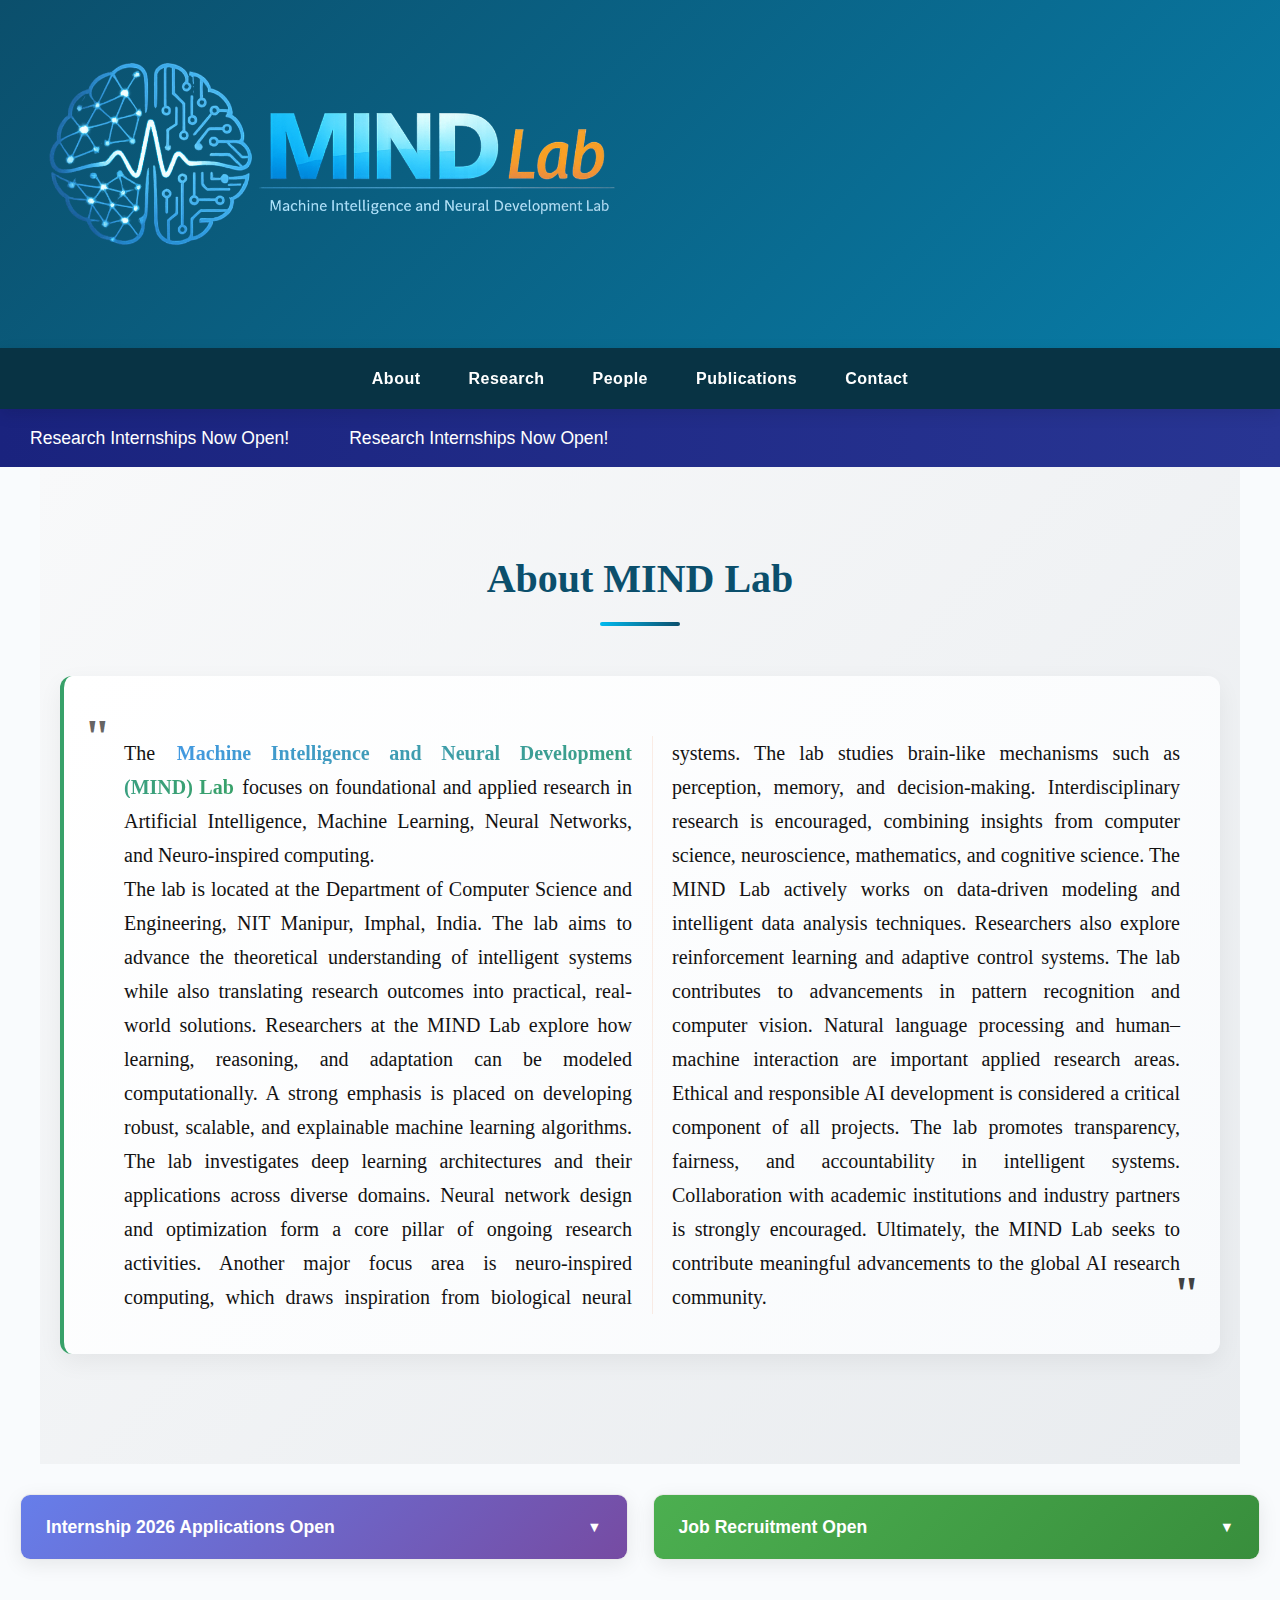
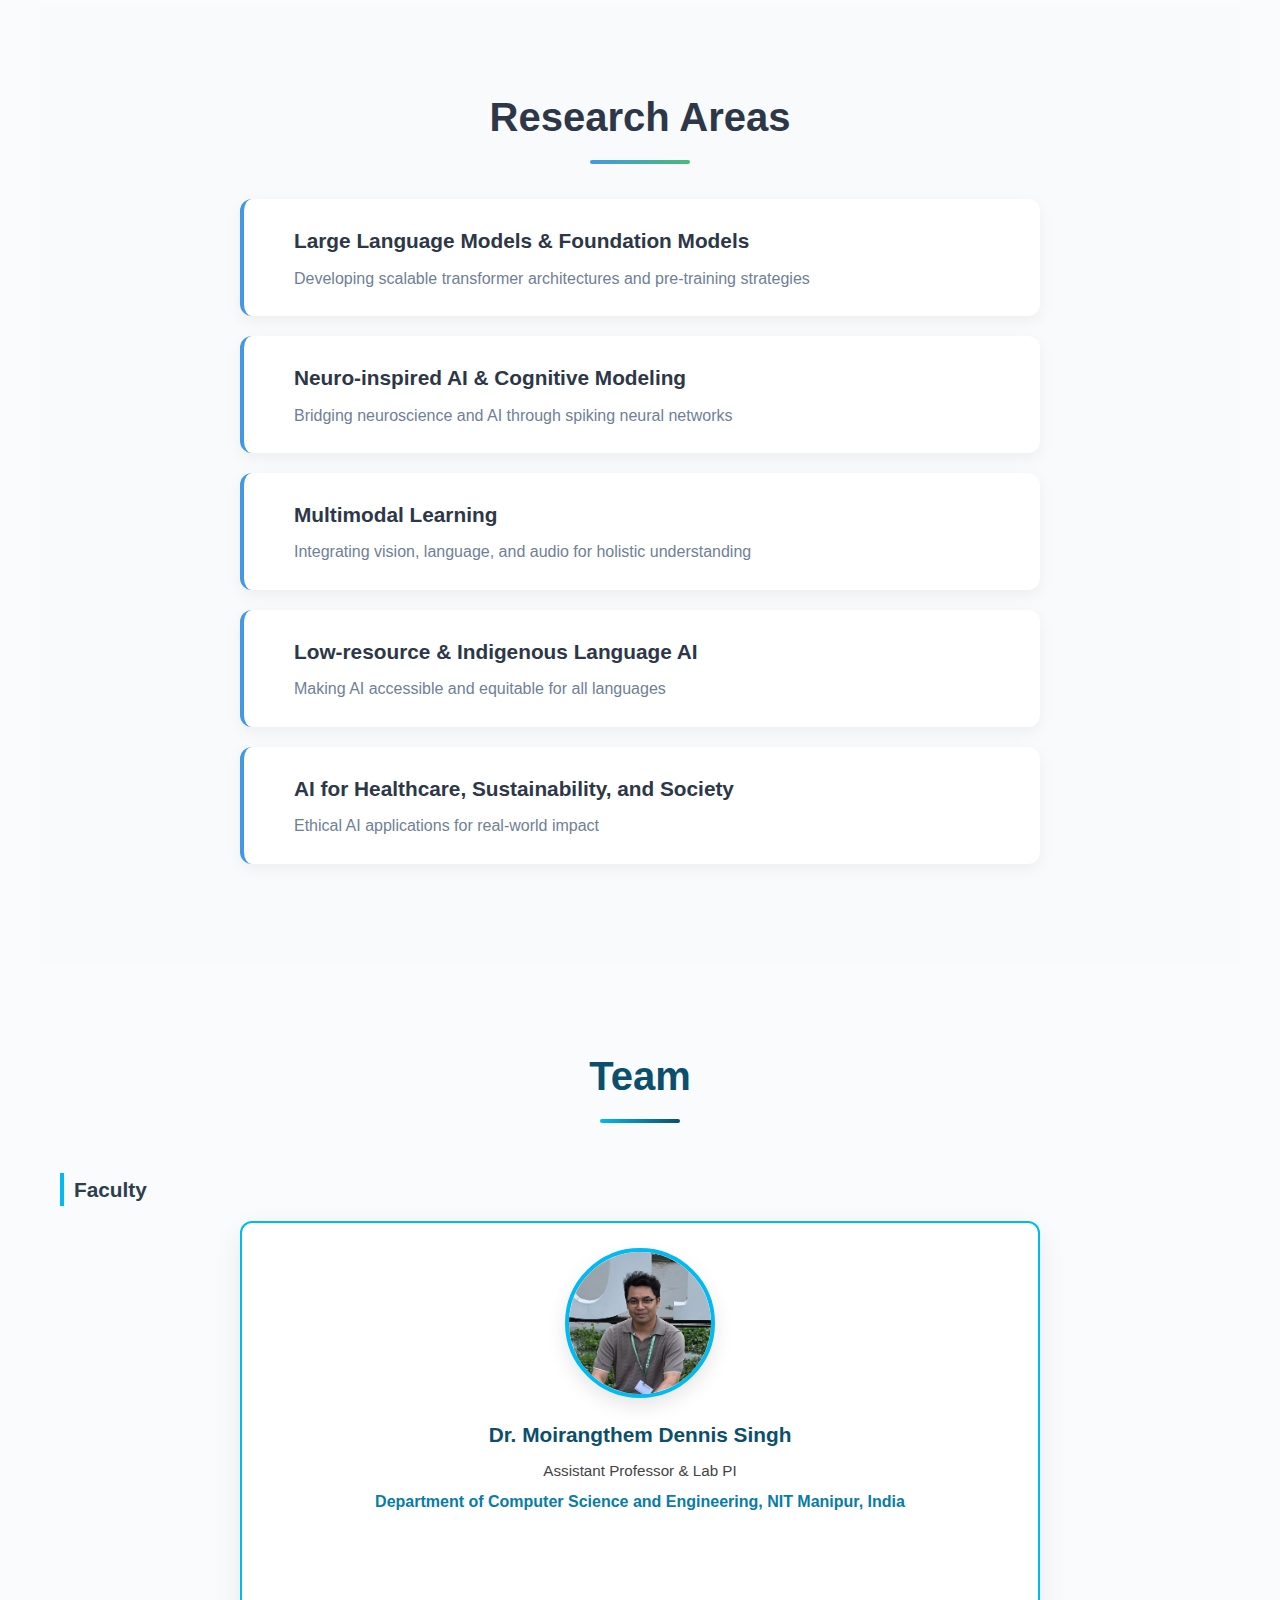
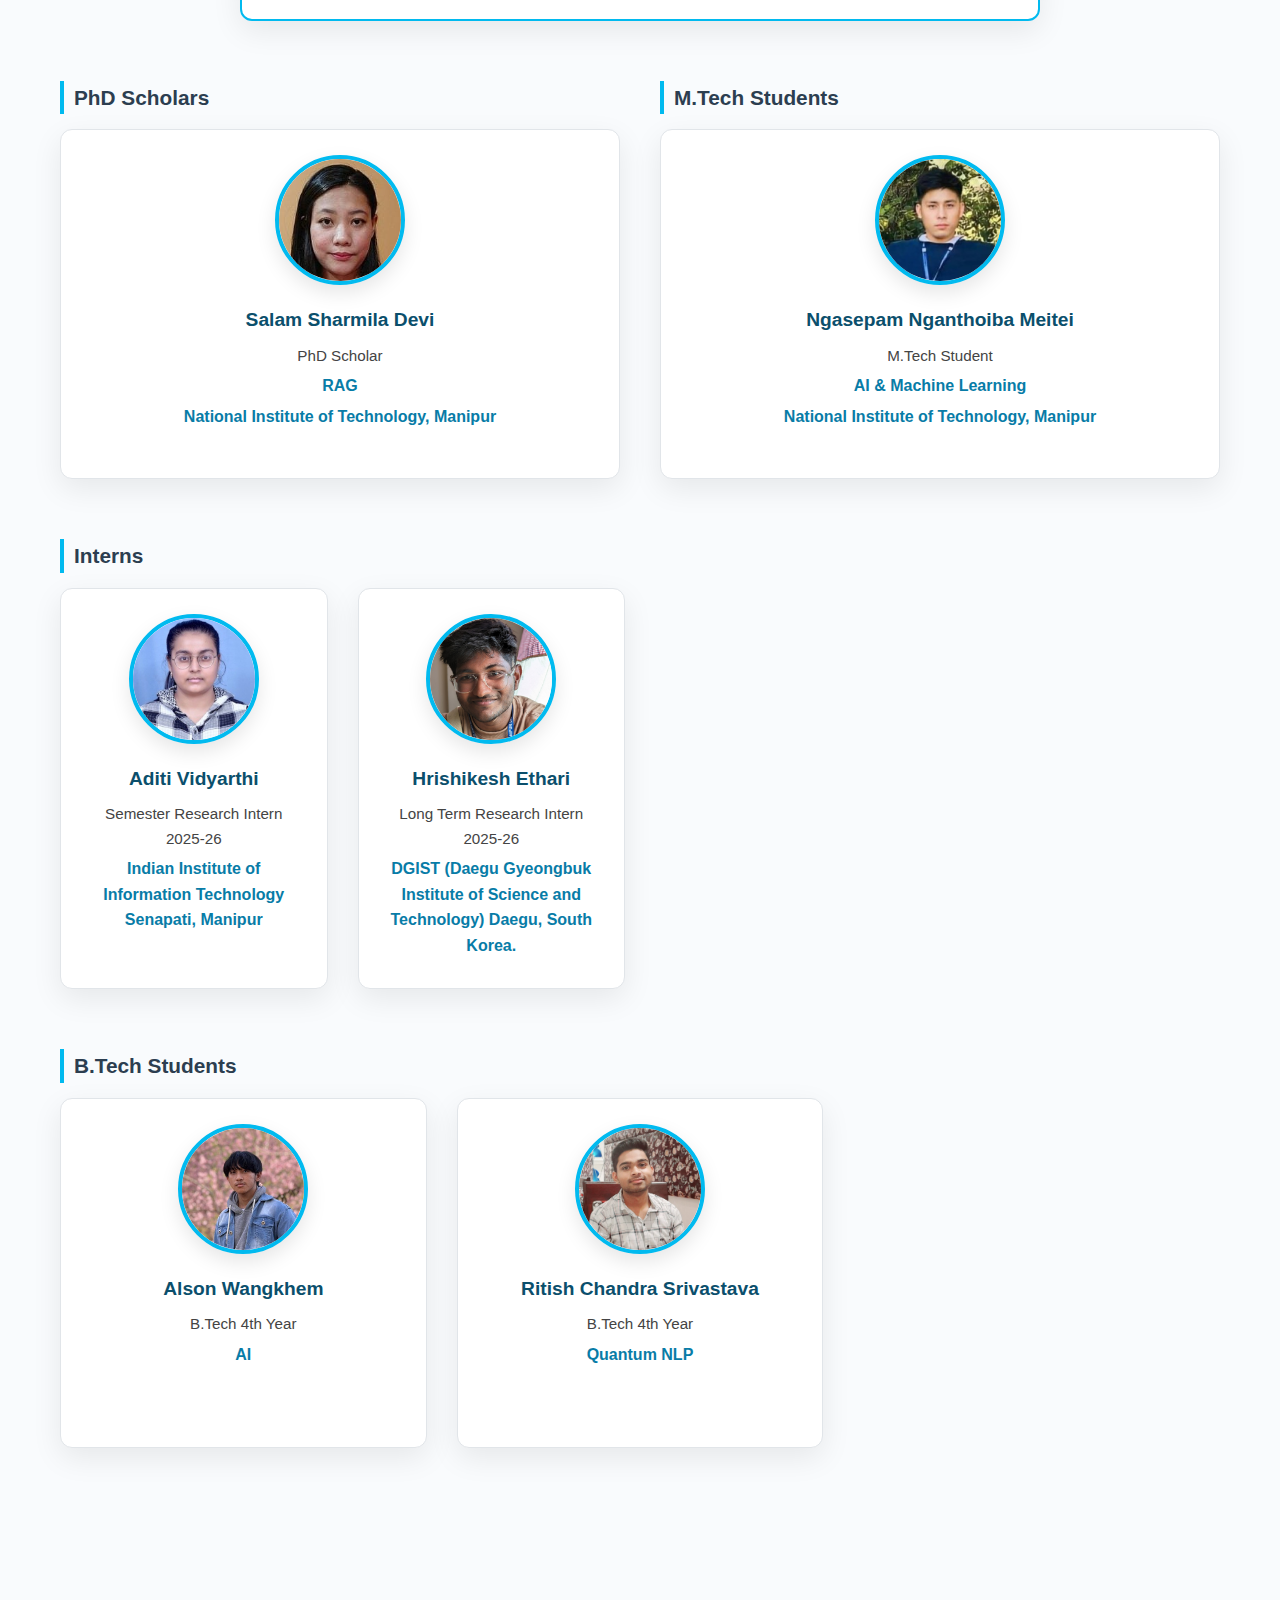
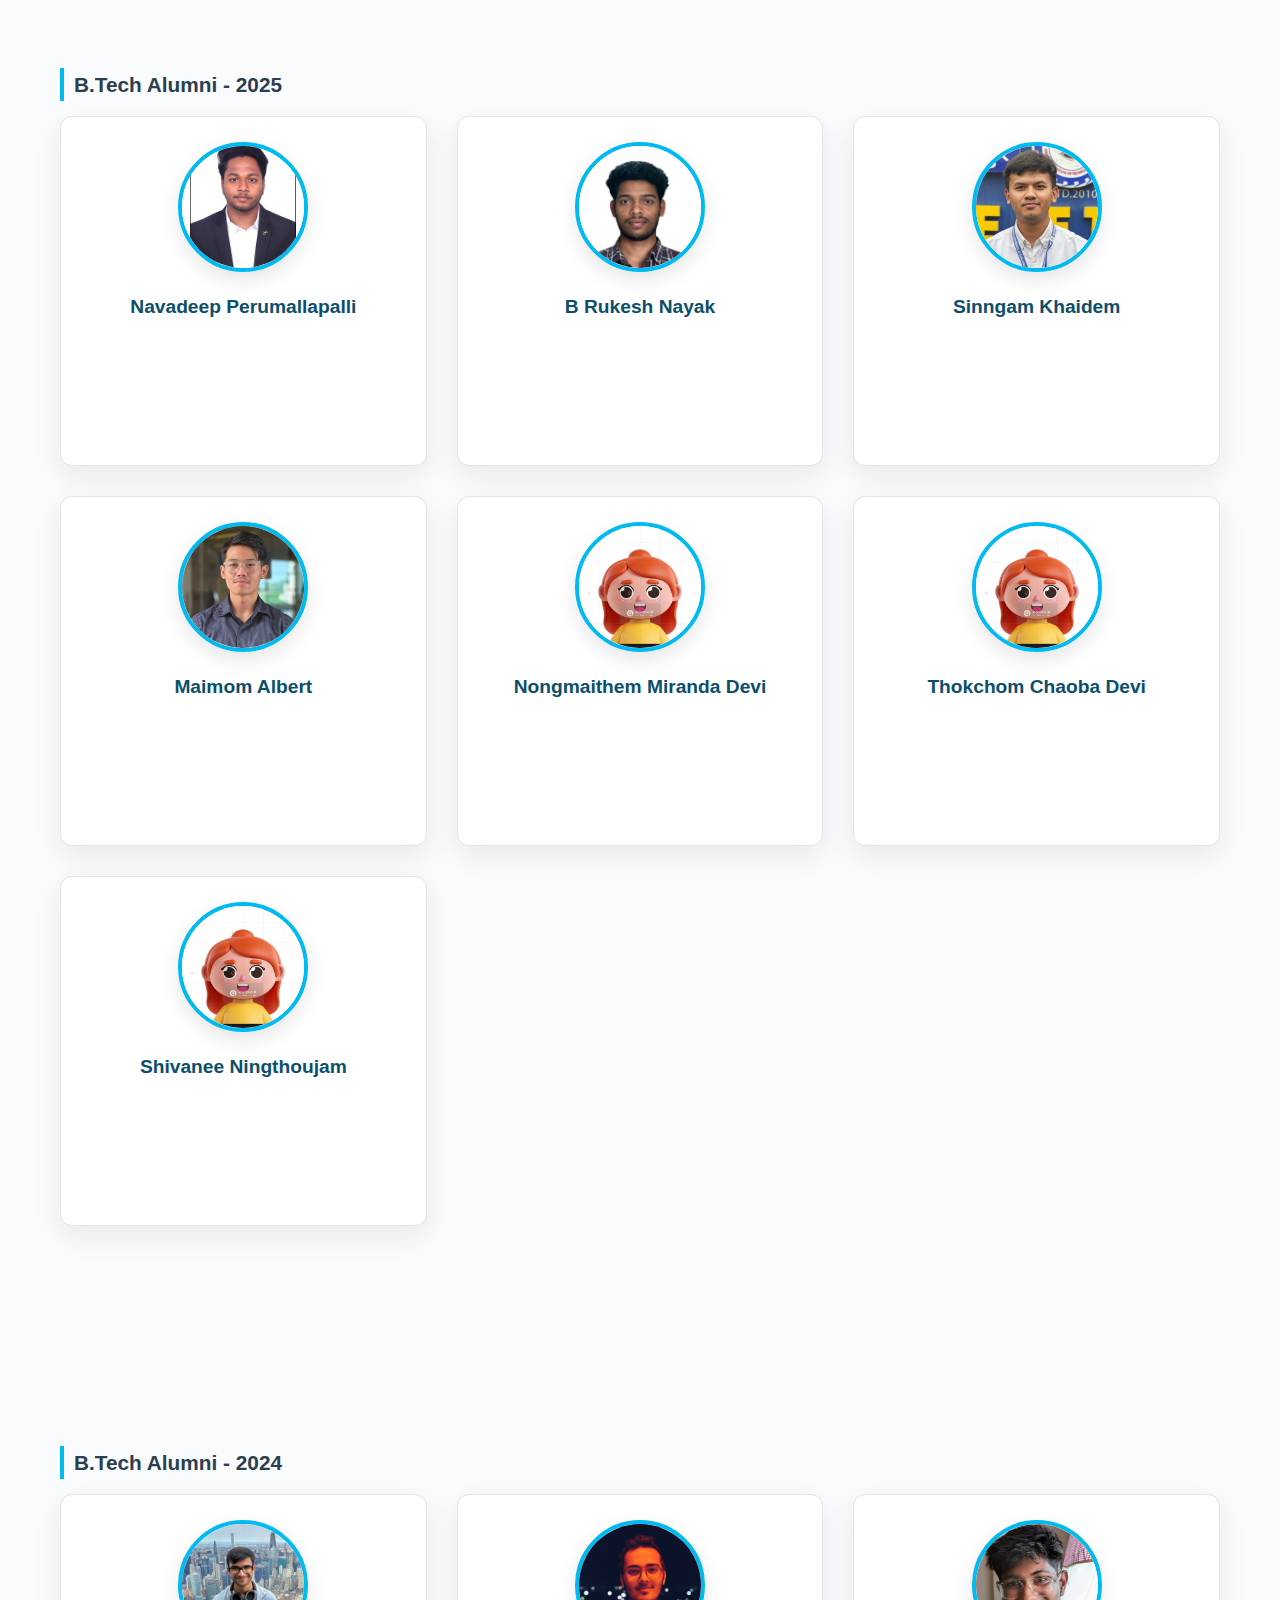
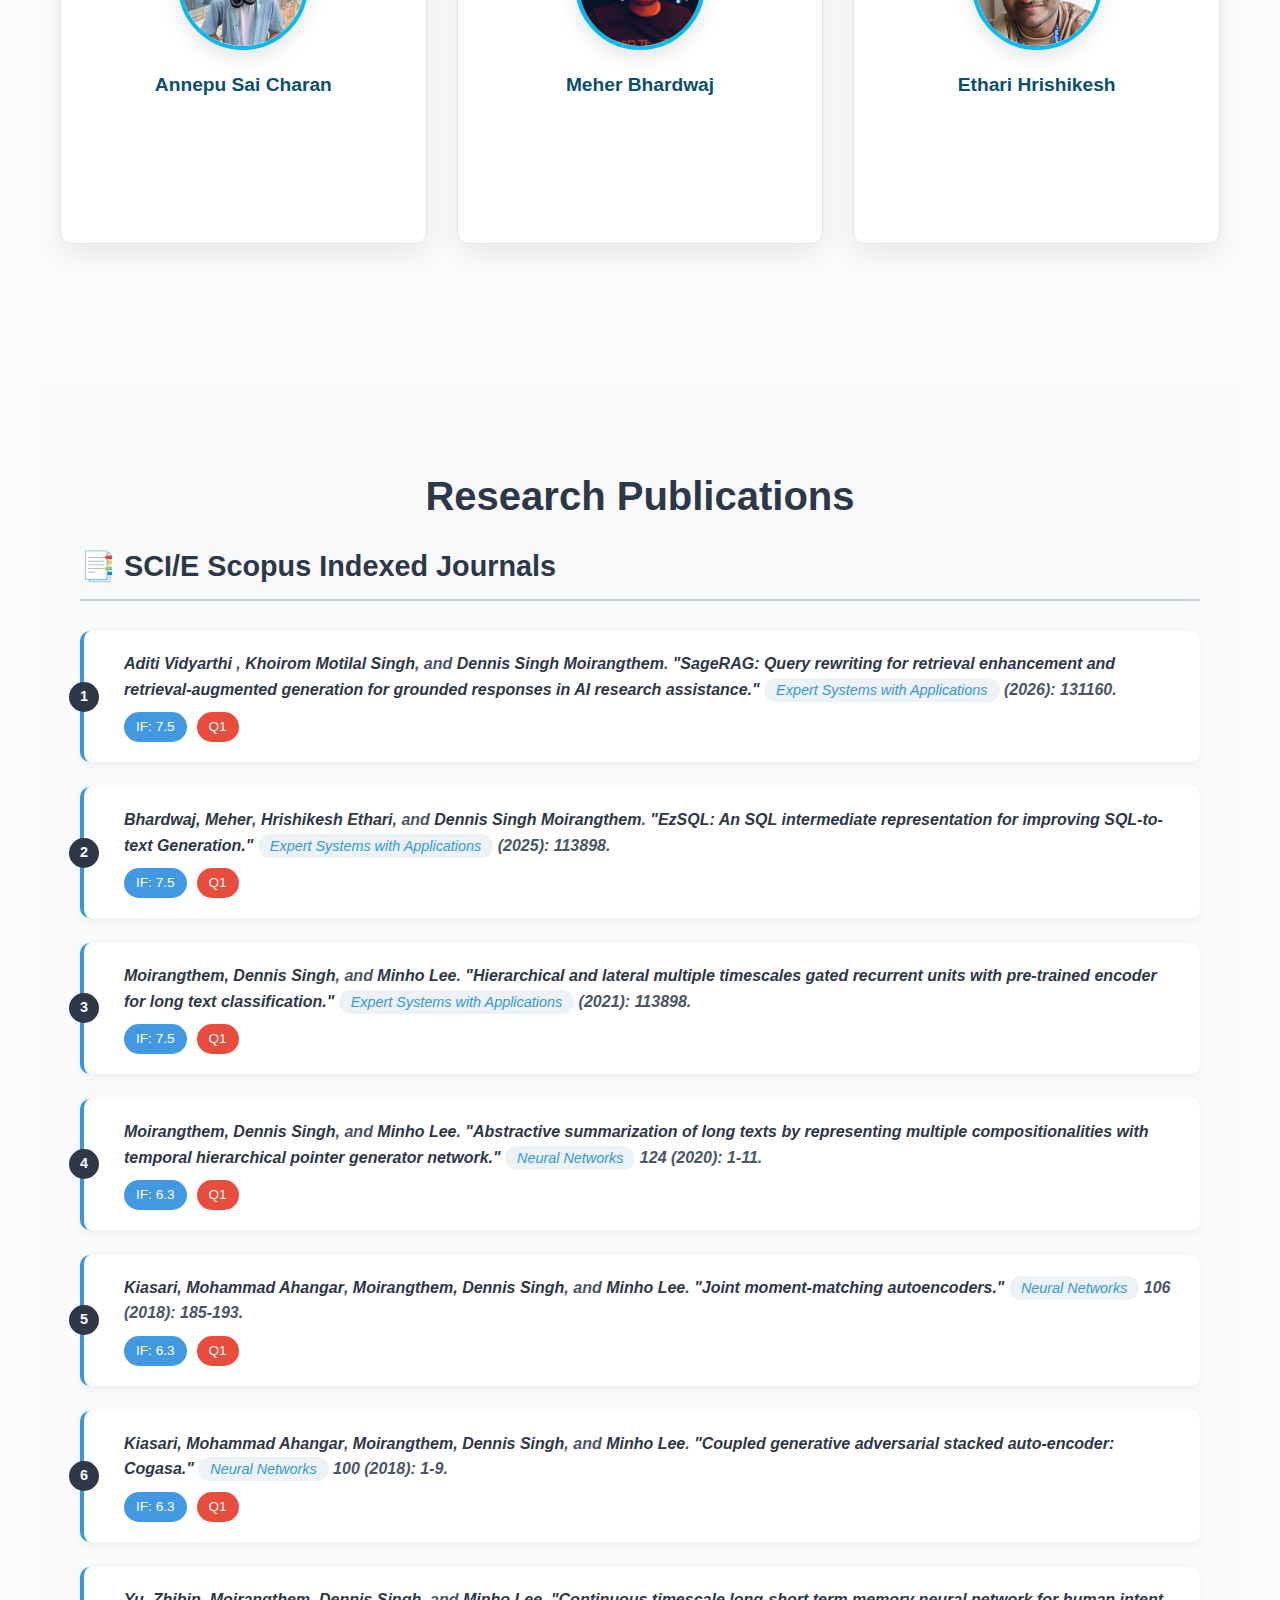
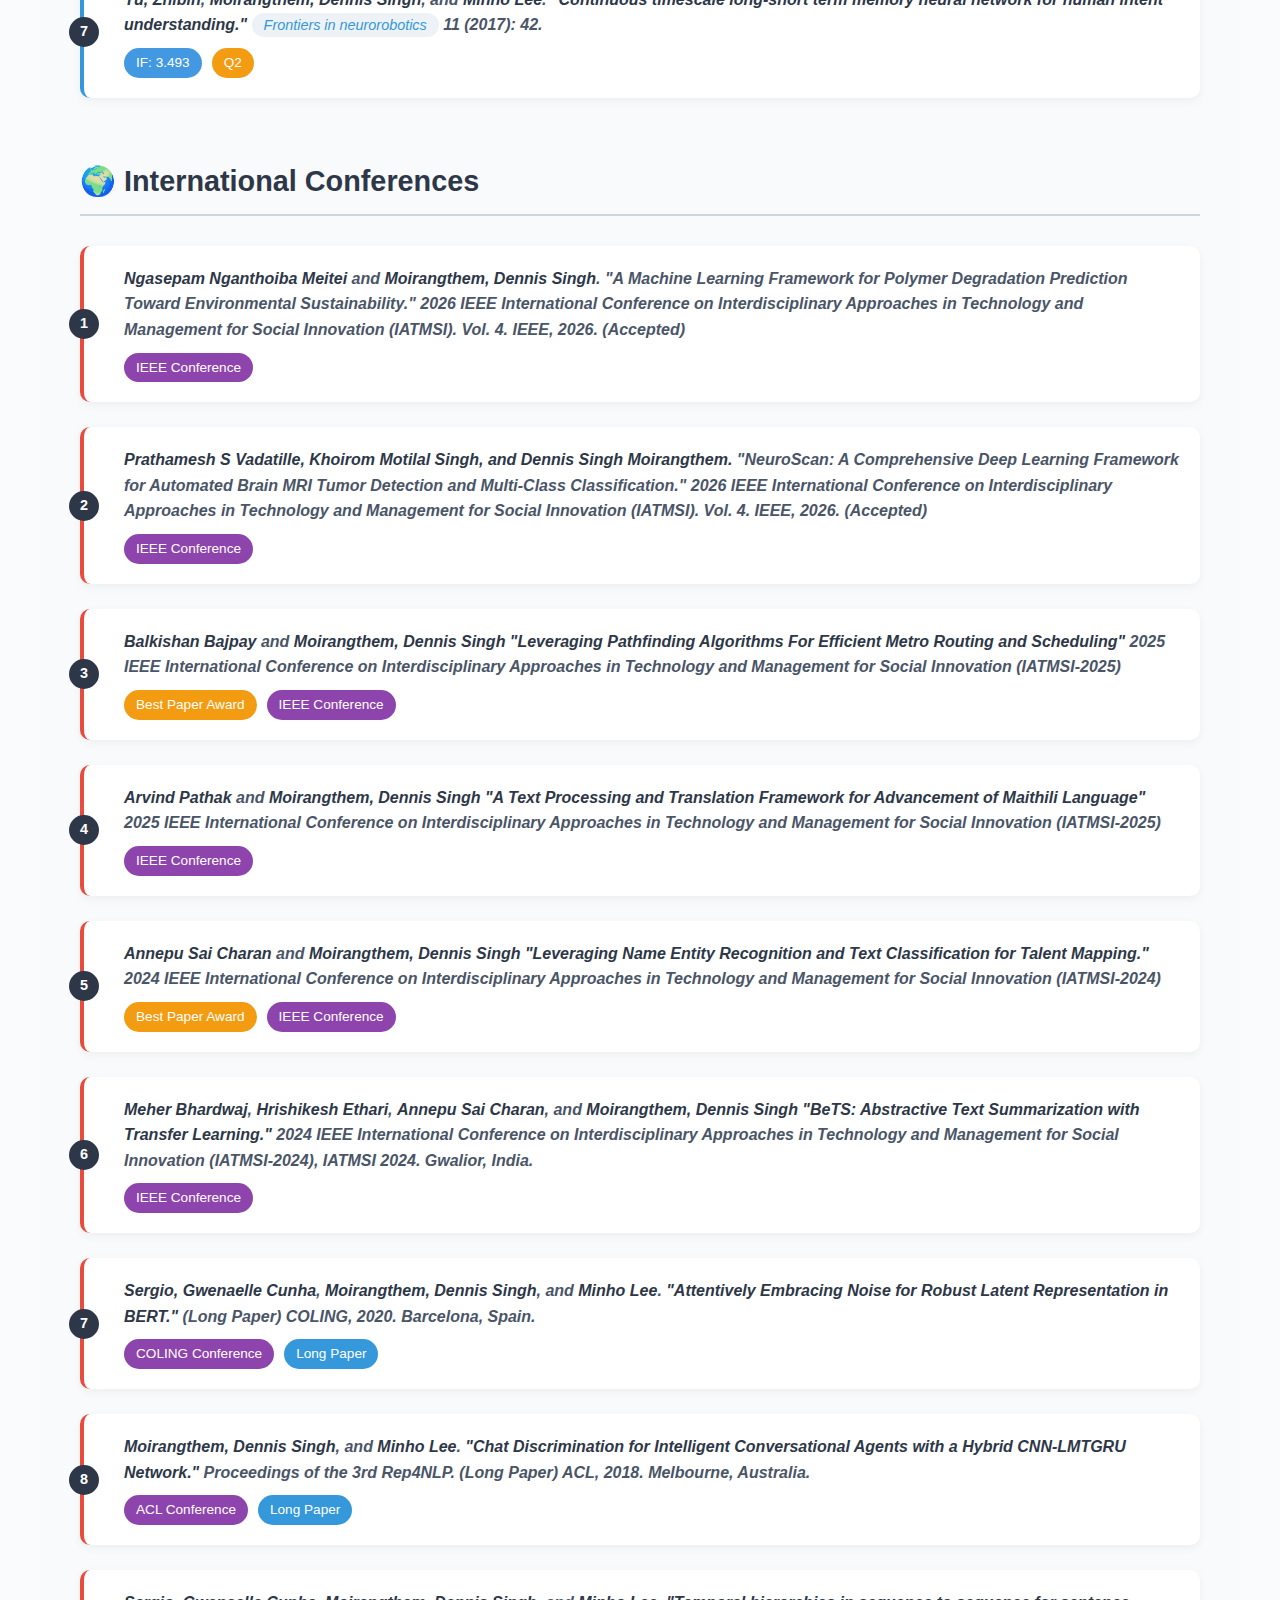
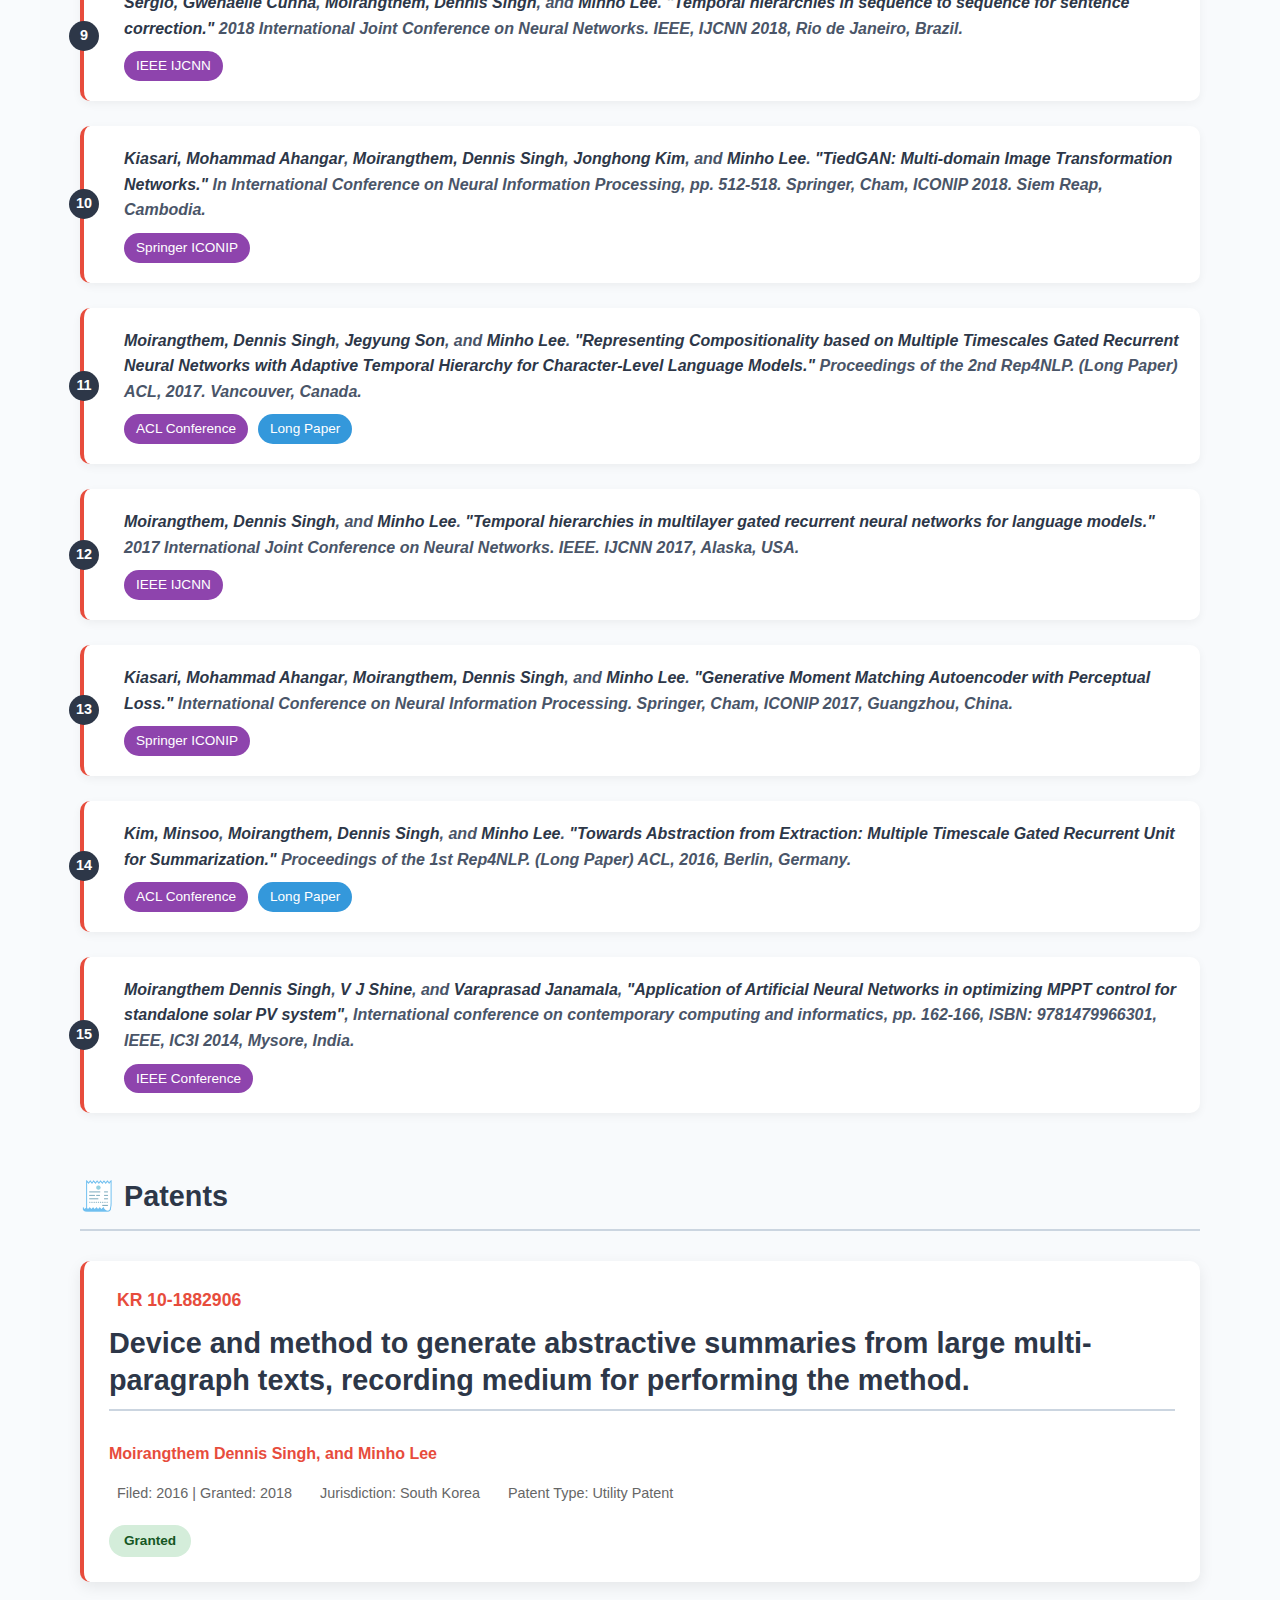
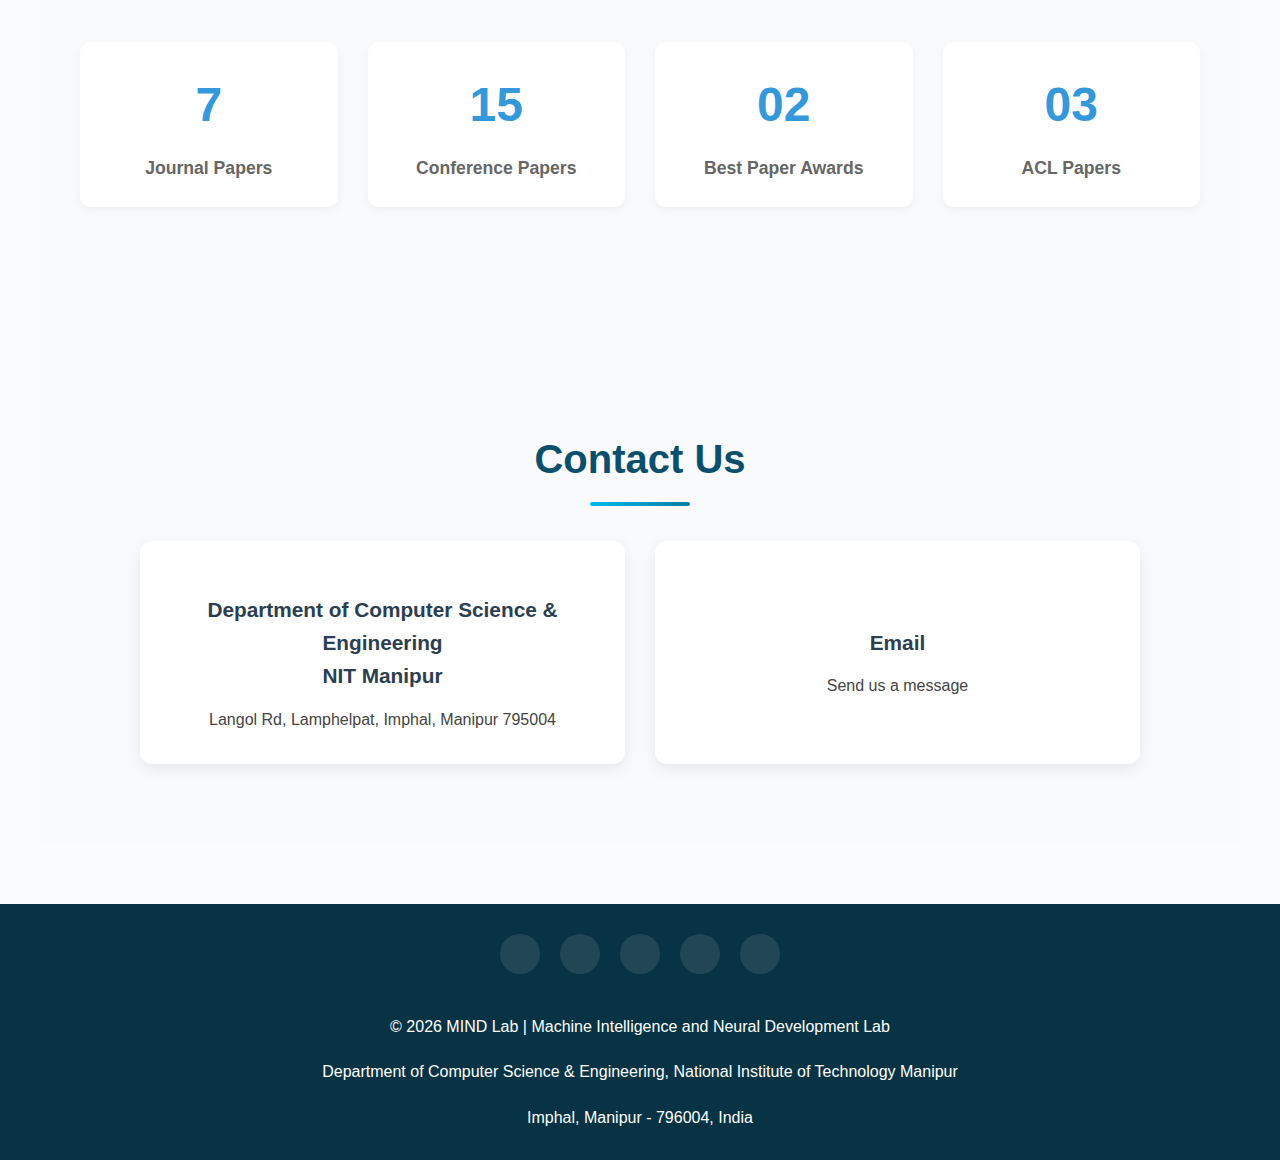
<file: index.html>
<!DOCTYPE html>
<html lang="en">
<head>
    <meta charset="UTF-8">
    <meta name="viewport" content="width=device-width, initial-scale=1.0">
    <title>MIND Lab | Team</title>
 
    <link rel="stylesheet" href="style.css">
</head>
<body>
    <!-- Header Section -->
    <header>
    <div class="header-container">
        <div class="logo-container">
            <a href="index.html" class="logo-wrapper">
                <img src="images/mind-lab.png" 
                     alt="MIND Lab Logo"
                     class="logo-img"
                     onerror="this.onerror=null; this.src='fallback-logo.png';">
                
                <!-- Optional: Keep text for screen readers -->
                <span class="visually-hidden">
                    MIND100 - Machine Intelligence and Neural Development Lab
                </span>
            </a>
        </div>
        </div>
    </header>


    
    <!-- Navigation -->
    <nav>
        <div class="nav-container">
            <a href="#about">About</a>
            <a href="#research">Research</a>
            <a href="#people">People</a>
            <a href="#publications">Publications</a>
            <a href="#contact">Contact</a>
        </div>
    </nav>

    
</div>        


<div class="endless-marquee">
    <div class="marquee-track">
        <div class="marquee-content">
            <span> Research Internships Now Open!</span>
           <!-- <span class="deadline">📅 Deadline: March 15, 2026</span>-->
            
            <!--<a href="mailto:dennis@nitmanipur.ac.in" class="apply-link">👉 Contact Now!</a>
            <span>AI/ML Projects Available</span>-->
    
        </div>
        
        <!-- EXACT DUPLICATE -->
        <div class="marquee-content">
            <span> Research Internships Now Open!</span>
           <!-- <span class="deadline">📅 Deadline: March 15, 2026</span> -->

           <!-- <a href="mailto:dennis@nitmanipur.ac.in" class="apply-link">👉 Contact Now!</a>
           <!-- <span> AI/ML Projects Available</span> -->
            
        </div>
    </div>
</div>
    <!-- About Section -->
    <section id="about" class="section">
        <h2 class="section-title">About MIND Lab</h2>
        <p>
            The <strong>Machine Intelligence and Neural Development (MIND) Lab</strong>
            focuses on foundational and applied research in Artificial Intelligence,
            Machine Learning, Neural Networks, and Neuro-inspired computing.<br>
The lab is located at the Department of Computer Science and Engineering, NIT Manipur, Imphal, India. The lab aims to advance the theoretical understanding of intelligent systems while also translating research outcomes into practical, real-world solutions.
Researchers at the MIND Lab explore how learning, reasoning, and adaptation can be modeled computationally.
A strong emphasis is placed on developing robust, scalable, and explainable machine learning algorithms.
The lab investigates deep learning architectures and their applications across diverse domains.
Neural network design and optimization form a core pillar of ongoing research activities.
Another major focus area is neuro-inspired computing, which draws inspiration from biological neural systems.
The lab studies brain-like mechanisms such as perception, memory, and decision-making.
Interdisciplinary research is encouraged, combining insights from computer science, neuroscience, mathematics, and cognitive science.
The MIND Lab actively works on data-driven modeling and intelligent data analysis techniques.
Researchers also explore reinforcement learning and adaptive control systems.
The lab contributes to advancements in pattern recognition and computer vision.
Natural language processing and human–machine interaction are important applied research areas.
Ethical and responsible AI development is considered a critical component of all projects.
The lab promotes transparency, fairness, and accountability in intelligent systems.
Collaboration with academic institutions and industry partners is strongly encouraged.


Ultimately, the MIND Lab seeks to contribute meaningful advancements to the global AI research community.
        </p>
    </section>

    <!-- Internship Announcement with Details/Summary -->
<div class="announcements-container">
    <div class="left-section">
        <details class="internship-announcement">
            <summary class="announcement-summary">
                <span class="summary-text">Internship 2026 Applications Open</span>
                <span class="summary-arrow">▼</span>
            </summary>
            
            <div class="announcement-content">
                <div class="announcement-header">
                    <h2>ANNOUNCEMENTS</h2>
                </div>
                
                <div class="announcement-card">
                    <div class="section">
                        <h3>Internship Opportunity</h3>
                       <!-- <div class="deadline-box">
                            <p><strong>Application Deadline:</strong> April 15, 2026</p>
                            <p class="highlight">Apply by March 15, 2026 for priority consideration</p>
                        </div>-->
                    </div>
                    
                    <div class="divider"></div>
                    
                    <div class="section">
                        <h4>Join Our Research Team</h4>
                        <div class="benefits">
                            <div class="benefit-item">
                                
                                <span>Hands-on Research</span>
                            </div>
                            <div class="benefit-item">
                                <span class="benefit-icon">👨‍🏫</span>
                                <span>Expert Mentorship</span>
                            </div>
                            <div class="benefit-item">
                                <span class="benefit-icon">📄</span>
                                <span>Publications</span>
                            </div>
                        </div>
                        <p class="description">Seeking motivated students for AI/ML research at Machine Intelligence and Neural Development Lab, NIT Manipur.</p>
                    </div>
                    
                    <div class="divider"></div>
                    
                    <div class="section">
                        <h4>📋 Position Details</h4>
                        <div class="details">
                            <p><strong>Duration:</strong> Minimum 45 Days Duration</p>
                            <p><strong>Location:</strong> MIND Lab, NIT Manipur</p>
                            <p><strong>Eligibility:</strong> CS/Engineering students</p>
                        </div> 
                    </div>
                    
                    <div class="divider"></div>
                    
                    <div class="section">
                        <h4>Research Areas</h4>
                        <div class="research-tags">
                            <span class="tag">AI in Healthcare</span>
                            <span class="tag">Computer Vision</span>
                            <span class="tag">NLP</span>
                        </div>
                        <div class="section">
                        <a href="mailto:mindlab@nitmanipur.ac.in" class="contact-btn">
                            📧 Contact Coordinator
                        </a>
                    </div>
                    </div>
                    
                    <div class="divider"></div>
                    
                    
                </div>
            </div>
        </details>
    </div>
    
    <div class="right-section">
        <details class="job-announcement">
            <summary class="job-summary">
                <span class="summary-text">Job Recruitment Open</span>
                <span class="summary-arrow">▼</span>
            </summary>
            
            <div class="job-content">
                <div class="job-header">
                    <h2>No Openings</h2>
                </div>
                
                <!--<div class="job-card">
                    <div class="section">
                        <h3> Research Scientist Position</h3>
                        <div class="deadline-box">
                            <p><strong>Application Deadline:</strong> 24 March 2026 - 30 March 2026</p>
                            <p class="highlight">Multiple positions available</p>
                        </div>
                    </div>
                    
                    <div class="divider"></div>
                    
                    <div class="section">
                        <h4>Position Details</h4>
                        <div class="details">
                            <p><strong>Role:</strong> Research Scientist - AI/ML</p>
                            <p><strong>Type:</strong> Full-time</p>
                            <p><strong>Location:</strong> NIT Manipur Campus</p>
                        </div>
                    </div>
                    
                    <div class="divider"></div>
                    
                    <div class="section">
                        <h4>Qualifications Required</h4>
                        <div class="requirements">
                            <div class="requirement">
                                <span class="req-icon">🎓</span>
                                <span>PhD in CS/AI/ML or related field</span>
                            </div>
                            <div class="requirement">
                                <span>Strong publication record</span>
                            </div>
                            <div class="requirement">
                                <span class="req-icon">💻</span>
                                <span>Experience with deep learning frameworks</span>
                            </div>
                        </div>
                    </div>
                    
                    <div class="divider"></div>
                    
                    <div class="section">
                        <h4>Research Focus Areas</h4>
                        <div class="focus-areas">
                            <span class="area-tag">Machine Learning</span>
                            <span class="area-tag">Computer Vision</span>
                            <span class="area-tag">Natural Language Processing</span>
                            <span class="area-tag">Healthcare AI</span>
                            <span class="area-tag">Robotics</span>
                        </div>
                        <div class="section">
                        <a href="mailto:careers@nitmanipur.ac.in" class="apply-btn">
                            📄 Apply Now
                        </a>
                    </div>
                    
                    <div class="divider"></div>
                    
                    
                    
                    <div class="divider"></div>
                    
                    
                      
                    </div>
                </div>-->
            </div>
        </details>
    </div>
</div>

        


    <!-- After the About section, add this Research section -->
<section id="research" class="section light">
    <div class="container">
        <h2>Research Areas</h2>
        <div class="research-grid">
            <ul class="research-list">
                <li>
                    <i class="fas fa-language"></i>
                    <div>
                        <h3>Large Language Models & Foundation Models</h3>
                        <p>Developing scalable transformer architectures and pre-training strategies</p>
                    </div>
                </li>
                <li>
                    <i class="fas fa-brain"></i>
                    <div>
                        <h3>Neuro-inspired AI & Cognitive Modeling</h3>
                        <p>Bridging neuroscience and AI through spiking neural networks</p>
                    </div>
                </li>
                <li>
                    <i class="fas fa-eye"></i>
                    <div>
                        <h3>Multimodal Learning</h3>
                        <p>Integrating vision, language, and audio for holistic understanding</p>
                    </div>
                </li>
                <li>
                    <i class="fas fa-globe-americas"></i>
                    <div>
                        <h3>Low-resource & Indigenous Language AI</h3>
                        <p>Making AI accessible and equitable for all languages</p>
                    </div>
                </li>
                <li>
                    <i class="fas fa-heartbeat"></i>
                    <div>
                        <h3>AI for Healthcare, Sustainability, and Society</h3>
                        <p>Ethical AI applications for real-world impact</p>
                    </div>
                </li>
            </ul>
        </div>
    </div>
</section>



    <!-- People Section -->
    <section id="people" class="section">
        <h2 class="section-title">Team</h2>
        
        <!-- Row 1: Faculty -->
        <div class="row faculty-row">
            <h3 class="row-title">Faculty</h3>
            <div class="people-container">
                <div class="faculty-card">
                    <div class="person-main">
                        <div class="person-image">
                            <img src="images/dennis.jpeg" alt="Dr. Moirangthem Dennis Singh">
                        </div>
                        <div class="person-basic-info">
                            <h4>Dr. Moirangthem Dennis Singh</h4>
                            <p>Assistant Professor & Lab PI</p>
                            <p class="department">Department of Computer Science and Engineering, NIT Manipur, India</p>
                        </div>
                    </div>
                    
                    <div class="person-details">
                        <div class="details-content">
                            <h4>About Dr. Moirangthem Dennis Singh</h4>
                            <p>Principal Investigator of MIND Lab with expertise in Artificial Intelligence, Machine Learning, and Neural Networks and working on NLP, Medical AI, LLMs etc.</p>
                            <div class="expertise">
                                <span class="expertise-tag">AI Research</span>
                                <span class="expertise-tag">Neural Networks</span>
                                <span class="expertise-tag">Machine Learning</span>
                                <span class="expertise-tag">Large Language Models</span>
                            </div>
                            <div class="contact-info">
                                <p><i class="fas fa-envelope"></i> dennis@nitmanipur.ac.in</p>
                                <p><i class="fas fa-map-marker-alt"></i> NIT Manipur, Imphal, India</p>
                                 <!-- <p><i class="fas fa-phone"></i> +91-9366670623</p>-->
                            </div>
                        </div>
                    </div>
                </div>
            </div>
        </div>

        <!-- Row 2: PhD and M.Tech Students Side by Side -->
        <div class="row phd-mtech-row">
            <div class="student-group">
                <h3 class="row-title">PhD Scholars</h3>
                <div class="people-container">
                    <!-- PhD Student 1 -->
                    <div class="student-card">
                        <div class="person-main">
                            <div class="person-image">
                                <img src="images/sharmila.jpg" alt="Preview">
                            </div>
                            <div class="person-basic-info">
                                <h4>Salam Sharmila Devi</h4>
                                <p>PhD Scholar</p>
                                <p class="research-institute">RAG</p>
                               <p class="research-institute">National Institute of Technology, Manipur</p>
                            </div>
                        </div>
                        
                        <div class="person-details">
                            <div class="details-content">
                                <h4>About Sharmila</h4>
                                <p>PhD Scholar</p>
                                <div class="expertise">
                                    <span class="expertise-tag">Natural Language Processing</span>
                                    <span class="expertise-tag">Transformers</span>
                                    <span class="expertise-tag">AI</span>
                                </div>
                                <div class="contact-info">
                                    <p><i class="fas fa-calendar"></i> 2026-present</p>
                                    <p><i class="fas fa-graduation-cap"></i> Research Scholar</p>
                                    <!--<p><i class="fas fa-envelope"></i> sharmila@nitmanipur.ac.in</p>-->
                                </div>
                            </div>
                        </div>
                    </div>
                </div>
            </div>
            
            <div class="student-group">
                <h3 class="row-title">M.Tech Students</h3>
                <div class="people-container">
                    <!-- M.Tech Student 1 -->
                    <div class="student-card">
                        <div class="person-main">
                            <div class="person-image">
                                <img src="images/ngan jr.jpeg" alt="Preview">
                            </div>
                            <div class="person-basic-info">
                                <h4>Ngasepam Nganthoiba Meitei</h4>
                                <p>M.Tech Student</p>
                                 <p class="research-institute">AI & Machine Learning</p>
                                <p class="research-institute">National Institute of Technology, Manipur</p>
                            </div>
                        </div>
                        
                        <div class="person-details">
                            <div class="details-content">
                                <h4>About Nganthoiba</h4>
                                <p> Research Scholar</p>
                                <div class="expertise">
                                    <span class="expertise-tag">Computer Vision</span>
                                    <span class="expertise-tag">Object Detection</span>
                                    <span class="expertise-tag">Deep Learning</span>
                            
                                </div>
                                <div class="contact-info">
                                    <p><i class="fas fa-calendar"></i> 2024-2026</p>
                                    <p><i class="fas fa-university"></i> M.Tech CSE</p>
                                    <p><i class="fas fa-envelope"></i> 24203010.mtech.cse@nitmanipur.ac.in</p>
                                </div>
                            </div>
                        </div>
                    </div>
                </div>
            </div>
        </div>

        <!-- Row 3: B.Tech Students
        <div class="row btech-row">
            <h3 class="row-title">B.Tech Students</h3>
            <div class="people-container">
                <!-- B.Tech Student 1 
                <div class="btech-card">
                    <div class="person-main">
                        <div class="person-image">
                            <img src="" alt="">
                        </div>
                        <div class="person-basic-info">
                            <h4>Alex thokchom</h4>
                            <p>B.Tech 4th Year</p>
                            <p class="project">AI</p>
                        </div>
                    </div>
                    
                    <div class="person-details">
                        <div class="details-content">
                            <h4>About Alex thokchom</h4>
                            <p>Developing</p>
                            <div class="expertise">
                                <span class="expertise-tag">Chatbots</span>
                                <span class="expertise-tag">Dialog Systems</span>
                                <span class="expertise-tag">Natural Language Processing</span>
                            </div>
                            <div class="contact-info">
                                <p><i class="fas fa-calendar"></i> Expected Graduation: 2025</p>
                                <p><i class="fas fa-tasks"></i> Final Year Project</p>
                                <p><i class="fas fa-envelope"></i> alex.nitmanipur.ac.in</p>
                            </div>
                        </div>
                    </div>
                </div>
                
                <!-- B.Tech Student 2 
                <div class="btech-card">
                    <div class="person-main">
                        <div class="person-image">
                            <img src="">
                        </div>
                        <div class="person-basic-info">
                            <h4>Nandita</h4>
                            <p>B.Tech 3rd Year</p>
                            <p class="project">Image Classification</p>
                        </div>
                    </div>
                    
                    <div class="person-details">
                        <div class="details-content">
                            <h4>About nandita</h4>
                            <p>Working </p>
                            <div class="expertise">
                                <span class="expertise-tag">Computer Vision</span>
                                <span class="expertise-tag">Medical AI</span>
                                <span class="expertise-tag">Few-shot Learning</span>
                            </div>
                            <div class="contact-info">
                                <p><i class="fas fa-calendar"></i> 2026</p>
                                <p><i class="fas fa-tasks"></i> Minor Project</p>
                                <p><i class="fas fa-envelope"></i> nandita.nitmanipur.ac.in</p>
                            </div>
                        </div>
                    </div>
                </div>
                
                <!-- B.Tech Student 3 
                <div class="btech-card">
                    <div class="person-main">
                        <div class="person-image">
                            <img src=""">
                        </div>
                        <div class="person-basic-info">
                            <h4>Nancy</h4>
                            <p>B.Tech 4th Year</p>
                            <p class="project">Speech Recognition</p>
                        </div>
                    </div>
                    
                    <div class="person-details">
                        <div class="details-content">
                            <h4>About Nancy</h4>
                            <p>Developing </p>
                            <div class="expertise">
                                <span class="expertise-tag">Speech Processing</span>
                                <span class="expertise-tag">ASR</span>
                                <span class="expertise-tag">Signal Processing</span>
                            </div>
                            <div class="contact-info">
                                <p><i class="fas fa-calendar"></i> Expected Graduation: 2025</p>
                                <p><i class="fas fa-tasks"></i> Final Year Project</p>
                                <p><i class="fas fa-envelope"></i> nancynitmanipur.ac.in</p>
                            </div>
                        </div>
                    </div>
                </div>
                
                <!-- B.Tech Student 4 
                <div class="btech-card">
                    <div class="person-main">
                        <div class="person-image">
                            <img src="">
                        </div>
                        <div class="person-basic-info">
                            <h4>Basanta</h4>
                            <p>B.Tech 3rd Year</p>
                            <p class="project">Recommendation System</p>
                        </div>
                    </div>
                    
                    <div class="person-details">
                        <div class="details-content">
                            <h4>About Basanta</h4>
                            <p>Building </p>
                            <div class="expertise">
                                <span class="expertise-tag">Recommender Systems</span>
                                <span class="expertise-tag">Machine Learning</span>
                                <span class="expertise-tag">E-learning</span>
                            </div>
                            <div class="contact-info">
                                <p><i class="fas fa-calendar"></i> Expected Graduation: 2026</p>
                                <p><i class="fas fa-tasks"></i> Minor Project</p>
                                <p><i class="fas fa-envelope"></i> basanta@nitmanipur.ac.in</p>
                            </div>
                        </div>
                    </div>
                </div>
                
                <!-- B.Tech Student 5 
                <div class="btech-card">
                    <div class="person-main">
                        <div class="person-image">
                            <img src="">
                        </div>
                        <div class="person-basic-info">
                            <h4>Chaoba</h4>
                            <p>B.Tech 2nd Year</p>
                            <p class="project">Time Series Analysis</p>
                        </div>
                    </div>
                    
                    <div class="person-details">
                        <div class="details-content">
                            <h4>About Chaoba</h4>
                            <p>Exploring </p>
                            <div class="expertise">
                                <span class="expertise-tag">Time Series</span>
                                <span class="expertise-tag">LSTM</span>
                                <span class="expertise-tag">Finance AI</span>
                            </div>
                            <div class="contact-info">
                                <p><i class="fas fa-calendar"></i> Expected Graduation: 2027</p>
                                <p><i class="fas fa-tasks"></i> Course Project</p>
                                <p><i class="fas fa-envelope"></i> chaoba@nitmanipur.ac.in</p>
                            </div>
                        </div>
                    </div>
                </div>
                
                <!-- B.Tech Student 6 
                <div class="btech-card">
                    <div class="person-main">
                        <div class="person-image">
                            <img src="">
                        </div>
                        <div class="person-basic-info">
                            <h4>Jenitkumar</h4>
                            <p>B.Tech 2nd Year</p>
                            <p class="project">Sentiment Analysis</p>
                        </div>
                    </div>
                    
                    <div class="person-details">
                        <div class="details-content">
                            <h4>About Jenitkumar</h4>
                            <p>Developing </p>
                            <div class="expertise">
                                <span class="expertise-tag">NLP</span>
                                <span class="expertise-tag">Sentiment Analysis</span>
                                <span class="expertise-tag">Social Media</span>
                            </div>
                            <div class="contact-info">
                                <p><i class="fas fa-calendar"></i> Expected Graduation: 2027</p>
                                <p><i class="fas fa-tasks"></i> Course Project</p>
                                <p><i class="fas fa-envelope"></i> jenitkumar.nitmanipur.ac.in</p>
                            </div>
                        </div>
                    </div>
                </div>
            </div>
        </div>

        <!-- Row 4: Interns -->
        <div class="row interns-row">
            <h3 class="row-title">Interns</h3>
            <div class="people-container">
                <!-- Intern 1 -->
                <div class="intern-card">
                    <div class="person-main">
                        <div class="person-image">
                             <img src="images/aditi.jpeg" alt="Preview">
                        </div>
                        <div class="person-basic-info">
                            <h4>Aditi Vidyarthi</h4>
                            <p>Semester Research Intern 2025-26</p>
                            <p class="university">Indian Institute of Information Technology Senapati, Manipur</p>
                        </div>
                    </div>
                    
                    <div class="person-details">
                        <div class="details-content">
                            <h4>About Aditi Vidyarthi</h4>
                            <p> Research Intern on LLMs and RAG </p>
                            <div class="expertise">
                                <span class="expertise-tag">Data Engineering</span>
                                <span class="expertise-tag">Python</span>
                                <span class="expertise-tag">RAG Systems</span>
                              <span class="expertise-tag">Btech Final Year</span>

                            </div>
                            <div class="contact-info">
                                <p><i class="fas fa-calendar"></i> Semester Research Intern 2025-26</p>
                                <p><i class="fas fa-university"></i> Department of Computer Science and Engineering<br>IIIT, Senapati, Manipur</p>
                            </div>
                        </div>
                    </div>
                </div>
                
                <!-- Intern 2 -->
                <div class="intern-card">
                    <div class="person-main">
                        <div class="person-image">
                            <img src="images/hrishikesh.jpeg" alt="Preview">
                        </div>
                        <div class="person-basic-info">
                            <h4>Hrishikesh Ethari</h4>
                            <p> Long Term Research Intern 2025-26</p>
                            <p class="university">DGIST (Daegu Gyeongbuk Institute of Science and Technology)
Daegu, South Korea.</p>
                        </div>
                    </div>
                    
                    <div class="person-details">
                        <div class="details-content">
                            <h4>About Hrishikesh Ethari</h4>
                            <p>Developer and Researcher</p>
                            <div class="expertise">
                                <span class="expertise-tag">Medical AI</span>
                                <span class="expertise-tag">Model Interpretability</span>
                                <span class="expertise-tag">Language Translation</span>
                            </div>
                            <div class="contact-info">
                                <p><i class="fas fa-calendar"></i></p>
                                <p><i class="fas fa-university"></i>Daegu, South Korea.</p>
                            </div>
                        </div>
                    </div>
                </div>
                
                <!-- Intern 3 
                <div class="intern-card">
                    <div class="person-main">
                        <div class="person-image">
                            <img src="">
                        </div>
                        <div class="person-basic-info">
                            <h4>Tomba</h4>
                            <p>Summer Intern</p>
                            <p class="university">Engineering College</p>
                        </div>
                    </div>
                    
                    <div class="person-details">
                        <div class="details-content">
                            <h4>About Tomba</h4>
                            <p>Researching </p>
                            <div class="expertise">
                                <span class="expertise-tag">Optimization</span>
                                <span class="expertise-tag">Deep Learning</span>
                                <span class="expertise-tag">Algorithms</span>
                            </div>
                            <div class="contact-info">
                                <p><i class="fas fa-calendar"></i> Summer 2024</p>
                                <p><i class="fas fa-university"></i> Engineering College</p>
                                <p><i class="fas fa-envelope"></i> tomba@nitmanipur.ac.in</p>
                            </div>
                        </div>
                    </div>
                </div>
                
                <!-- Intern 4 
                <div class="intern-card">
                    <div class="person-main">
                        <div class="person-image">
                            <img src="">
                        </div>
                        <div class="person-basic-info">
                            <h4>Ranbir</h4>
                            <p>Winter Intern</p>
                            <p class="university">NIT</p>
                        </div>
                    </div>
                    
                    <div class="person-details">
                        <div class="details-content">
                            <h4>About Ranbir</h4>
                            <p>Working </p>
                            <div class="expertise">
                                <span class="expertise-tag">Edge AI</span>
                                <span class="expertise-tag">Model Compression</span>
                                <span class="expertise-tag">Deployment</span>
                            </div>
                            <div class="contact-info">
                                <p><i class="fas fa-calendar"></i> Winter 2024</p>
                                <p><i class="fas fa-university"></i> NIT</p>
                                <p><i class="fas fa-envelope"></i> ranbir@nitmanipur.ac.in</p>
                            </div>
                        </div>
                    </div>    
                </div>-->
                
            </div>
        </div>

        <!-- Row 3: B.Tech Students-->
        <div class="row btech-row">
            <h3 class="row-title">B.Tech Students</h3>
            <div class="people-container">
                <!-- B.Tech Student 1 -->
                <div class="btech-card">
                    <div class="person-main">
                        <div class="person-image">
                            <img src="images/Alson.jpeg" alt="Alson">
                        </div>
                        <div class="person-basic-info">
                            <h4>Alson Wangkhem</h4>
                            <p>B.Tech 4th Year</p>
                            <p class="project">AI</p>
                        </div>
                    </div>
                    
                    <div class="person-details">
                        <div class="details-content">
                            <h4>About Alson Wangkhem (22103028)</h4>
                            <p>Internship</p>
                            <div class="expertise">
                                <span class="expertise-tag">OCR</span>
                                <span class="expertise-tag">Dialog Systems</span>
                                <span class="expertise-tag">Natural Language Processing</span>
                            </div>
                            <div class="contact-info">
                                <p><i class="fas fa-calendar"></i>Expected Graduation: 2026</p>
                                <p><i class="fas fa-tasks"></i>Currently an Intern at Fischer Jordan</p>
                            </div>
                        </div>
                    </div>
                </div>
                
                <!-- B.Tech Student 2 -->
                <div class="btech-card">
                    <div class="person-main">
                        <div class="person-image">
                            <img src="images/Ritish.jpeg" alt="Ritish">
                        </div>
                        <div class="person-basic-info">
                            <h4>Ritish Chandra Srivastava</h4>
                            <p>B.Tech 4th Year</p>
                            <p class="project">Quantum NLP</p>
                        </div>
                    </div>
                    
                    <div class="person-details">
                        <div class="details-content">
                            <h4>About Ritish Chandra Srivastava (22103061)</h4>
                            <p>Final Year Project</p>
                            <div class="expertise">
                                <span class="expertise-tag">Quantum Computing</span>
                                <span class="expertise-tag">NLP</span>
                                <span class="expertise-tag">Quantum Neural Network</span>
                            </div>
                            <div class="contact-info">
                                <p><i class="fas fa-calendar"></i>Expected Graduation: 2026</p>
                                <p><i class="fas fa-tasks"></i>Major Project</p>
                            </div>
                        </div>
                    </div>
                </div>
                
                <!-- B.Tech Student 3 
                <div class="btech-card">
                    <div class="person-main">
                        <div class="person-image">
                            <img src=""">
                        </div>
                        <div class="person-basic-info">
                            <h4>Nancy</h4>
                            <p>B.Tech 4th Year</p>
                            <p class="project">Speech Recognition</p>
                        </div>
                    </div>
                    
                    <div class="person-details">
                        <div class="details-content">
                            <h4>About Nancy</h4>
                            <p>Developing </p>
                            <div class="expertise">
                                <span class="expertise-tag">Speech Processing</span>
                                <span class="expertise-tag">ASR</span>
                                <span class="expertise-tag">Signal Processing</span>
                            </div>
                            <div class="contact-info">
                                <p><i class="fas fa-calendar"></i> Expected Graduation: 2025</p>
                                <p><i class="fas fa-tasks"></i> Final Year Project</p>
                                <p><i class="fas fa-envelope"></i> nancynitmanipur.ac.in</p>
                            </div>
                        </div>
                    </div>
                </div>
                
                <!-- B.Tech Student 4 
                <div class="btech-card">
                    <div class="person-main">
                        <div class="person-image">
                            <img src="">
                        </div>
                        <div class="person-basic-info">
                            <h4>Basanta</h4>
                            <p>B.Tech 3rd Year</p>
                            <p class="project">Recommendation System</p>
                        </div>
                    </div>
                    
                    <div class="person-details">
                        <div class="details-content">
                            <h4>About Basanta</h4>
                            <p>Building </p>
                            <div class="expertise">
                                <span class="expertise-tag">Recommender Systems</span>
                                <span class="expertise-tag">Machine Learning</span>
                                <span class="expertise-tag">E-learning</span>
                            </div>
                            <div class="contact-info">
                                <p><i class="fas fa-calendar"></i> Expected Graduation: 2026</p>
                                <p><i class="fas fa-tasks"></i> Minor Project</p>
                                <p><i class="fas fa-envelope"></i> basanta@nitmanipur.ac.in</p>
                            </div>
                        </div>
                    </div>
                </div>
                
                <!-- B.Tech Student 5 
                <div class="btech-card">
                    <div class="person-main">
                        <div class="person-image">
                            <img src="">
                        </div>
                        <div class="person-basic-info">
                            <h4>Chaoba</h4>
                            <p>B.Tech 2nd Year</p>
                            <p class="project">Time Series Analysis</p>
                        </div>
                    </div>
                    
                    <div class="person-details">
                        <div class="details-content">
                            <h4>About Chaoba</h4>
                            <p>Exploring </p>
                            <div class="expertise">
                                <span class="expertise-tag">Time Series</span>
                                <span class="expertise-tag">LSTM</span>
                                <span class="expertise-tag">Finance AI</span>
                            </div>
                            <div class="contact-info">
                                <p><i class="fas fa-calendar"></i> Expected Graduation: 2027</p>
                                <p><i class="fas fa-tasks"></i> Course Project</p>
                                <p><i class="fas fa-envelope"></i> chaoba@nitmanipur.ac.in</p>
                            </div>
                        </div>
                    </div>
                </div>
                
                <!-- B.Tech Student 6 
                <div class="btech-card">
                    <div class="person-main">
                        <div class="person-image">
                            <img src="">
                        </div>
                        <div class="person-basic-info">
                            <h4>Jenitkumar</h4>
                            <p>B.Tech 2nd Year</p>
                            <p class="project">Sentiment Analysis</p>
                        </div>
                    </div>
                    
                    <div class="person-details">
                        <div class="details-content">
                            <h4>About Jenitkumar</h4>
                            <p>Developing </p>
                            <div class="expertise">
                                <span class="expertise-tag">NLP</span>
                                <span class="expertise-tag">Sentiment Analysis</span>
                                <span class="expertise-tag">Social Media</span>
                            </div>
                            <div class="contact-info">
                                <p><i class="fas fa-calendar"></i> Expected Graduation: 2027</p>
                                <p><i class="fas fa-tasks"></i> Course Project</p>
                                <p><i class="fas fa-envelope"></i> jenitkumar.nitmanipur.ac.in</p>
                            </div>
                        </div>
                    </div>
                </div>-->
            </div>
        </div>
        
    </section>

 <!-- 2025 Alumni -->
        <section id="people" class="section">
            
            
            <!-- B.Tech Row for 2025 -->
            <div class="row btech-row">
                <h3 class="row-title">B.Tech Alumni - 2025</h3>
                <div class="people-container">
                    <!-- B.Tech Alumni 1 -->
                    <div class="btech-card">
                       
                            <div class="person-main">
                                <div class="person-image">
                                    <img src="images/navadeep.jpeg" alt="Navadeep Perumallapalli">
                                </div>
                                <div class="person-basic-info">
                                    <h4>Navadeep Perumallapalli</h4>
                                </div>
                            </div>
                        </label>
                        
                        <div class="person-details">
                            <div class="details-content">
                                <h4>About Navadeep Perumallapalli (21103053)</h4>
                                <p>Navadeep Perumallapalli graduated in 2025. His final year project was on "Brain Tumor Classification and Detection Using Pre-trained Convolutional Neural Networks."</p>
                                <div class="expertise">
                                    <span class="expertise-tag">Artificial Intelligence</span>
                                </div>
                                <div class="contact-info">
                                    <p><i class="fas fa-calendar"></i> Graduated: 2025</p>
                                    <p><i class="fas fa-briefcase"></i> Current work: Software Developer at L&T</p>
                                </div>
                            </div>
                        </div>
                    </div>
                    
                    <!-- B.Tech Alumni 2 -->
                    <div class="btech-card">
                       
                            <div class="person-main">
                                <div class="person-image">
                                    <img class="person_image" src="images/rukesh.jpeg" alt="B Rukesh Nayak">
                                </div>
                                <div class="person-basic-info">
                                    <h4>B Rukesh Nayak</h4>
                                </div>
                            </div>
                        </label>
                        
                        <div class="person-details">
                            <div class="details-content">
                                <h4>About B Rukesh Nayak (21103059)</h4>
                                <p>B Rukesh Nayak graduated in 2025. His final year project was on "Brain Tumor Classification and Detection Using Pre-trained Convolutional Neural Networks."</p>
                                <div class="expertise">
                                    <span class="expertise-tag">Artificial Intelligence</span>
                                </div>
                                <div class="contact-info">
                                    <p><i class="fas fa-calendar"></i> Graduated: 2025</p>
                                    <p><i class="fas fa-briefcase"></i> Current work: Software Developer at GoDigit</p>
                                </div>
                            </div>
                        </div>
                    </div>
                    
                    <!-- B.Tech Alumni 3 -->
                    <div class="btech-card">
                       
                            <div class="person-main">
                                <div class="person-image">
                                    <img class="person_image" src="images/sinngam khaidem.jpeg" alt="Sinngam Khiadem">
                                </div>
                                <div class="person-basic-info">
                                    <h4>Sinngam Khaidem</h4>
                                </div>
                            </div>
                        </label>
                        
                        <div class="person-details">
                            <div class="details-content">
                                <h4>About Sinngam Khaidem (21103020)</h4>
                                <p>Sinngam developed a project on Assessing the Capabilities of Large Vision-Language Models for Multimodal Sarcasm Detection: Analysis and Benchmarking.</p>
                                <div class="expertise">
                                    <span class="expertise-tag">NLP</span>
                                </div>
                                <div class="contact-info">
                                    <p><i class="fas fa-calendar"></i> Graduated: 2025</p>
                                    <p><i class="fas fa-briefcase"></i> Current work: M.Tech. CSE @ IIT Gandhinagar, India</p>
                                </div>
                            </div>
                        </div>
                    </div>

                    <!-- B.Tech Alumni 4 -->
                    <div class="btech-card">
                        
                            <div class="person-main">
                                <div class="person-image">
                                    <img class="person_image" src="images/Maimom Albert.jpeg" alt="Maimom Albert">
                                </div>
                                <div class="person-basic-info">
                                    <h4>Maimom Albert</h4>
                                </div>
                            </div>
                        </label>
                        
                        <div class="person-details">
                            <div class="details-content">
                                <h4>About Maimom Albert (21103001)</h4>
                                <p>Maimom Albert developed a project on Assessing the Capabilities of Large Vision-Language Models for Multimodal Sarcasm Detection: Analysis and Benchmarking.</p>
                                <div class="expertise">
                                    <span class="expertise-tag">NLP</span>
                                </div>
                                <div class="contact-info">
                                    <p><i class="fas fa-calendar"></i> Graduated: 2025</p>
                                    <p><i class="fas fa-briefcase"></i> Current work: PGP in Smart Manufacturing and AI, NAMTECH Gandhinagar, India</p>
                                </div>
                            </div>
                        </div>
                    </div>

                    <!-- B.Tech Alumni 5 -->
                    <div class="btech-card">
                        
                            <div class="person-main">
                                <div class="person-image">
                                    <img class="person_image" src="images/girl.png" alt="Nongmaithem Miranda Devi">
                                </div>
                                <div class="person-basic-info">
                                    <h4>Nongmaithem Miranda Devi</h4>
                                </div>
                            </div>
                        </label>
                        
                        <div class="person-details">
                            <div class="details-content">
                                <h4>About Nongmaithem Miranda Devi (21103003)</h4>
                                <p>Nongmaithem Miranda Devi developed a project on Retinal Eye Disease Detection Using Deep Convolutional Neural Network With Transfer Learning.</p>
                                <div class="expertise">
                                    <span class="expertise-tag">Artificial Intelligence</span>
                                </div>
                                <div class="contact-info">
                                    <p><i class="fas fa-calendar"></i> Graduated: 2025</p>
                                    <p><i class="fas fa-briefcase"></i> Current work: M.Tech. AI @ NIT Silchar, India</p>
                                </div>
                            </div>
                        </div>
                    </div>

                    <!-- B.Tech Alumni 6 -->
                    <div class="btech-card">
                        
                            <div class="person-main">
                                <div class="person-image">
                                    <img class="person_image" src="images/girl.png" alt="Thokchom Chaoba Devi">
                                </div>
                                <div class="person-basic-info">
                                    <h4>Thokchom Chaoba Devi</h4>
                                </div>
                            </div>
                        </label>
                        
                        <div class="person-details">
                            <div class="details-content">
                                <h4>About Thokchom Chaoba Devi (21103007)</h4>
                                <p>Thokchom Chaoba Devi developed a project on Retinal Eye Disease Detection Using Deep Convolutional Neural Network With Transfer Learning.</p>
                                <div class="expertise">
                                    <span class="expertise-tag">Artificial Intelligence</span>
                                </div>
                                <div class="contact-info">
                                    <p><i class="fas fa-calendar"></i> Graduated: 2025</p>
                                    <p><i class="fas fa-briefcase"></i> Current work: Software Developer</p>
                                </div>
                            </div>
                        </div>
                    </div>

                    <!-- B.Tech Alumni 7 -->
                    <div class="btech-card">
                        
                            <div class="person-main">
                                <div class="person-image">
                                    <img class="person_image" src="images/girl.png" alt="Shivanee Ningthoujam">
                                </div>
                                <div class="person-basic-info">
                                    <h4>Shivanee Ningthoujam</h4>
                                </div>
                            </div>
                        </label>
                        
                        <div class="person-details">
                            <div class="details-content">
                                <h4>About Shivanee Ningthoujam (21103013)</h4>
                                <p>Shivanee Ningthoujam developed a project on Retinal Eye Disease Detection Using Deep Convolutional Neural Network With Transfer Learning.</p>
                                <div class="expertise">
                                    <span class="expertise-tag">Artificial Intelligence</span>
                                </div>
                                <div class="contact-info">
                                    <p><i class="fas fa-calendar"></i> Graduated: 2025</p>
                                    <p><i class="fas fa-briefcase"></i> Current work: Software Developer at HDFC Bank</p>
                                </div>
                            </div>
                        </div>
                    </div>
                </div>
            </div>
        </section>

        <!-- 2024 Alumni -->
        <section id="people" class="section">
            
            
            <!-- B.Tech Row for 2024 -->
            <div class="row btech-row">
                <h3 class="row-title">B.Tech Alumni - 2024</h3>
                <div class="people-container">
                    <!-- B.Tech Alumni 1 -->
                    <div class="btech-card">
                        
                            <div class="person-main">
                                <div class="person-image">
                                    <img class="person_image" src="images/sai.jpeg" alt="Sai Charan">
                                </div>
                                <div class="person-basic-info">
                                    <h4>Annepu Sai Charan</h4>
                                </div>
                            </div>
                        </label>
                        
                        <div class="person-details">
                            <div class="details-content">
                                <h4>About Annepu Sai Charan (IIIT Manipur)</h4>
                                <p>Annepu Sai Charan worked on "Leveraging Name Entity Recognition and Text Classification for Talent Mapping", published an International conference paper in 2025.</p>
                                <div class="expertise">
                                    <span class="expertise-tag">Machine Learning</span>
                                </div>
                                <div class="contact-info">
                                    <p><i class="fas fa-calendar"></i> Graduated: 2024</p>
                                    <p><i class="fas fa-briefcase"></i> Current work: M.S. in Computer Science at Syracuse University, New York, USA.</p>
                                </div>
                            </div>
                        </div>
                    </div>
                                        <!-- B.Tech Alumni 2 -->
                    <div class="btech-card">
                        
                            <div class="person-main">
                                <div class="person-image">
                                    <img class="person_image" src="images/meher.jpeg" alt="Meher">
                                </div>
                                <div class="person-basic-info">
                                    <h4>Meher Bhardwaj</h4>
                                </div>
                            </div>
                        </label>
                        
                        <div class="person-details">
                            <div class="details-content">
                                <h4>About Meher Bhardwaj (IIIT Manipur)</h4>
                                <p>Meher Bhardwaj worked on "EzSQL: An SQL intermediate representation for improving SQL-to-text Generation", published an International Journal (SCIE, Q1) paper in 2025.</p>
                                <div class="expertise">
                                    <span class="expertise-tag">Machine Learning</span>
                                </div>
                                <div class="contact-info">
                                    <p><i class="fas fa-calendar"></i> Graduated: 2024</p>
                                    <p><i class="fas fa-briefcase"></i> Current work: Software Developer at Deloitte Pune, India .</p>
                                </div>
                            </div>
                        </div>
                    </div>

                                                            <!-- B.Tech Alumni 3 -->
                    <div class="btech-card">
                        
                            <div class="person-main">
                                <div class="person-image">
                                    <img class="person_image" src="images/hrishikesh.jpeg" alt="Hrishikesh">
                                </div>
                                <div class="person-basic-info">
                                    <h4>Ethari Hrishikesh</h4>
                                </div>
                            </div>
                        </label>
                        
                        <div class="person-details">
                            <div class="details-content">
                                <h4>About Ethari Hrishikesh (IIIT Manipur)</h4>
                                <p>Ethari Hrishikesh worked on "EzSQL: An SQL intermediate representation for improving SQL-to-text Generation", published an International Journal (SCIE, Q1) paper in 2025.</p>
                                <div class="expertise">
                                    <span class="expertise-tag">Machine Learning</span>
                                </div>
                                <div class="contact-info">
                                    <p><i class="fas fa-calendar"></i> Graduated: 2024</p>
                                    <p><i class="fas fa-briefcase"></i> Current work: M.S. in AI at Daegu Gyeongbuk Institute of Science and Technology (DGIST), South Korea.</p>
                                </div>
                            </div>
                        </div>
                    </div>


                    
                </div>
            </div>
        </section>



    <!--  Publications section with this -->
<section id="publications" class="section light">
    <div class="container">
        <h2>Research Publications</h2>
        
        
        <!-- SCI/E Journals Section -->
        <div class="publication-category">
            <h3>📑 SCI/E Scopus Indexed Journals</h3>
            <div class="publication-list">

                <div class="publication-item journal">
                    <div class="pub-number"></div>
                    <div class="pub-content">
                        <p class="pub-title">
                            <strong>Aditi Vidyarthi </strong>, <strong>Khoirom Motilal Singh</strong>, and 
                            <strong>Dennis Singh Moirangthem</strong>. 
                            <em>"SageRAG: Query rewriting for retrieval enhancement and retrieval-augmented generation for grounded responses in AI research assistance."</em> 
                            <span class="pub-venue">Expert Systems with Applications</span> (2026): 131160.
                        </p>
                        <div class="pub-metrics">
                            <span class="impact-factor">IF: 7.5</span>
                            <span class="quartile q1">Q1</span>
                        </div>
                    </div>
                </div>
                
                
                <div class="publication-item journal">
                    <div class="pub-number"></div>
                    <div class="pub-content">
                        <p class="pub-title">
                            <strong>Bhardwaj, Meher</strong>, <strong>Hrishikesh Ethari</strong>, and 
                            <strong>Dennis Singh Moirangthem</strong>. 
                            <em>"EzSQL: An SQL intermediate representation for improving SQL-to-text Generation."</em> 
                            <span class="pub-venue">Expert Systems with Applications</span> (2025): 113898.
                        </p>
                        <div class="pub-metrics">
                            <span class="impact-factor">IF: 7.5</span>
                            <span class="quartile q1">Q1</span>
                        </div>
                    </div>
                </div>
                
                <div class="publication-item journal">
                    <div class="pub-number"></div>
                    <div class="pub-content">
                        <p class="pub-title">
                            <strong>Moirangthem, Dennis Singh</strong>, and <strong>Minho Lee</strong>. 
                            <em>"Hierarchical and lateral multiple timescales gated recurrent units with pre-trained encoder for long text classification."</em> 
                            <span class="pub-venue">Expert Systems with Applications</span> (2021): 113898.
                        </p>
                        <div class="pub-metrics">
                            <span class="impact-factor">IF: 7.5</span>
                            <span class="quartile q1">Q1</span>
                        </div>
                    </div>
                </div>
                
                <div class="publication-item journal">
                    <div class="pub-number"></div>
                    <div class="pub-content">
                        <p class="pub-title">
                            <strong>Moirangthem, Dennis Singh</strong>, and <strong>Minho Lee</strong>. 
                            <em>"Abstractive summarization of long texts by representing multiple compositionalities with temporal hierarchical pointer generator network."</em> 
                            <span class="pub-venue">Neural Networks</span> 124 (2020): 1-11.
                        </p>
                        <div class="pub-metrics">
                            <span class="impact-factor">IF: 6.3</span>
                            <span class="quartile q1">Q1</span>
                        </div>
                    </div>
                </div>
                
                <div class="publication-item journal">
                   <div class="pub-number"></div>
                    <div class="pub-content">
                        <p class="pub-title">
                            <strong>Kiasari, Mohammad Ahangar</strong>, <strong>Moirangthem, Dennis Singh</strong>, and <strong>Minho Lee</strong>. 
                            <em>"Joint moment-matching autoencoders."</em> 
                            <span class="pub-venue">Neural Networks</span> 106 (2018): 185-193.
                        </p>
                        <div class="pub-metrics">
                            <span class="impact-factor">IF: 6.3</span>
                            <span class="quartile q1">Q1</span>
                        </div>
                    </div>
                </div>
                
                <div class="publication-item journal">
                   <div class="pub-number"></div>
                    <div class="pub-content">
                        <p class="pub-title">
                            <strong>Kiasari, Mohammad Ahangar</strong>, <strong>Moirangthem, Dennis Singh</strong>, and <strong>Minho Lee</strong>. 
                            <em>"Coupled generative adversarial stacked auto-encoder: Cogasa."</em> 
                            <span class="pub-venue">Neural Networks</span> 100 (2018): 1-9.
                        </p>
                        <div class="pub-metrics">
                            <span class="impact-factor">IF: 6.3</span>
                            <span class="quartile q1">Q1</span>
                        </div>
                    </div>
                </div>
                
                <div class="publication-item journal">
                   <div class="pub-number"></div>
                    <div class="pub-content">
                        <p class="pub-title">
                            <strong>Yu, Zhibin</strong>, <strong>Moirangthem, Dennis Singh</strong>, and <strong>Minho Lee</strong>. 
                            <em>"Continuous timescale long-short term memory neural network for human intent understanding."</em> 
                            <span class="pub-venue">Frontiers in neurorobotics</span> 11 (2017): 42.
                        </p>
                        <div class="pub-metrics">
                            <span class="impact-factor">IF: 3.493</span>
                            <span class="quartile q2">Q2</span>
                        </div>
                    </div>
                </div>
                
            </div>
        </div>
        
        <!-- International Conferences Section -->
        <div class="publication-category">
            <h3>🌍 International Conferences</h3>
            <div class="publication-list">

                <div class="publication-item conference">
                    <div class="pub-number"></div>
                    <div class="pub-content">
                        <p class="pub-title">
                            <strong>Ngasepam Nganthoiba Meitei</strong> and <strong>Moirangthem, Dennis Singh</strong>. "A Machine Learning Framework for Polymer Degradation Prediction Toward Environmental Sustainability."
                             2026 IEEE International Conference on Interdisciplinary Approaches in Technology and Management for Social Innovation (IATMSI). Vol. 4. IEEE, 2026. (Accepted)
                        </p>
                        <div class="pub-metrics">
                            <span class="conference-type">IEEE Conference</span>
                        </div>
                     </div>
                </div>


                <div class="publication-item conference">
                    <div class="pub-number"></div>
                    <div class="pub-content">
                        <p class="pub-title">
                            <strong><strong>Prathamesh S Vadatille</strong>, <strong>Khoirom Motilal  Singh</strong>, and <strong>Dennis Singh Moirangthem</strong>.</strong>
                                 "NeuroScan: A Comprehensive Deep Learning Framework for Automated Brain MRI Tumor Detection and Multi-Class Classification." 
                            2026 IEEE International Conference on Interdisciplinary Approaches in Technology and Management for Social Innovation (IATMSI). Vol. 4. IEEE, 2026. (Accepted)
                        </p>
                        <div class="pub-metrics">
                            <span class="conference-type">IEEE Conference</span>
                        </div>
                     </div>
                </div>
                
                <div class="publication-item conference">
                    <div class="pub-number"></div>
                    <div class="pub-content">
                        <p class="pub-title">
                            <strong>Balkishan Bajpay</strong> and <strong>Moirangthem, Dennis Singh</strong> 
                            <em>"Leveraging Pathfinding Algorithms For Efficient Metro Routing and Scheduling"</em> 
                            2025 IEEE International Conference on Interdisciplinary Approaches in Technology and Management for Social Innovation (IATMSI-2025)
                        </p>
                        <div class="pub-metrics">
                            <span class="award"> Best Paper Award</span>
                            <span class="conference-type">IEEE Conference</span>
                        </div>
                    </div>
                </div>
                
                <div class="publication-item conference">
                    <div class="pub-number"></div>
                    <div class="pub-content">
                        <p class="pub-title">
                            <strong>Arvind Pathak</strong> and <strong>Moirangthem, Dennis Singh</strong> 
                            <em>"A Text Processing and Translation Framework for Advancement of Maithili Language"</em> 
                            2025 IEEE International Conference on Interdisciplinary Approaches in Technology and Management for Social Innovation (IATMSI-2025)
                        </p>
                        <div class="pub-metrics">
                            <span class="conference-type">IEEE Conference</span>
                        </div>
                    </div>
                </div>
                
                <div class="publication-item conference">
                    <div class="pub-number"></div>
                    <div class="pub-content">
                        <p class="pub-title">
                            <strong>Annepu Sai Charan</strong> and <strong>Moirangthem, Dennis Singh</strong> 
                            <em>"Leveraging Name Entity Recognition and Text Classification for Talent Mapping."</em> 
                            2024 IEEE International Conference on Interdisciplinary Approaches in Technology and Management for Social Innovation (IATMSI-2024)
                        </p>
                        <div class="pub-metrics">
                            <span class="award"> Best Paper Award</span>
                            <span class="conference-type">IEEE Conference</span>
                        </div>
                    </div>
                </div>
                
                <div class="publication-item conference">
                    <div class="pub-number"></div>
                    <div class="pub-content">
                        <p class="pub-title">
                            <strong>Meher Bhardwaj</strong>, <strong>Hrishikesh Ethari</strong>, <strong>Annepu Sai Charan</strong>, and <strong>Moirangthem, Dennis Singh</strong> 
                            <em>"BeTS: Abstractive Text Summarization with Transfer Learning."</em> 
                            2024 IEEE International Conference on Interdisciplinary Approaches in Technology and Management for Social Innovation (IATMSI-2024), IATMSI 2024. Gwalior, India.
                        </p>
                        <div class="pub-metrics">
                            <span class="conference-type">IEEE Conference</span>
                        </div>
                    </div>
                </div>
                
                <div class="publication-item conference">
                    <div class="pub-number"></div>
                    <div class="pub-content">
                        <p class="pub-title">
                            <strong>Sergio, Gwenaelle Cunha</strong>, <strong>Moirangthem, Dennis Singh</strong>, and <strong>Minho Lee</strong>. 
                            <em>"Attentively Embracing Noise for Robust Latent Representation in BERT."</em> (Long Paper) COLING, 2020. Barcelona, Spain.
                        </p>
                        <div class="pub-metrics">
                            <span class="conference-type">COLING Conference</span>
                            <span class="paper-type">Long Paper</span>
                        </div>
                    </div>
                </div>
                
                <div class="publication-item conference">
                    <div class="pub-number"></div>
                    <div class="pub-content">
                        <p class="pub-title">
                            <strong>Moirangthem, Dennis Singh</strong>, and <strong>Minho Lee</strong>. 
                            <em>"Chat Discrimination for Intelligent Conversational Agents with a Hybrid CNN-LMTGRU Network."</em> 
                            Proceedings of the 3rd Rep4NLP. (Long Paper) ACL, 2018. Melbourne, Australia.
                        </p>
                        <div class="pub-metrics">
                            <span class="conference-type">ACL Conference</span>
                            <span class="paper-type">Long Paper</span>
                        </div>
                    </div>
                </div>
                
                <div class="publication-item conference">
                    <div class="pub-number"></div>
                    <div class="pub-content">
                        <p class="pub-title">
                            <strong>Sergio, Gwenaelle Cunha</strong>, <strong>Moirangthem, Dennis Singh</strong>, and <strong>Minho Lee</strong>. 
                            <em>"Temporal hierarchies in sequence to sequence for sentence correction."</em> 
                            2018 International Joint Conference on Neural Networks. IEEE, IJCNN 2018, Rio de Janeiro, Brazil.
                        </p>
                        <div class="pub-metrics">
                            <span class="conference-type">IEEE IJCNN</span>
                        </div>
                    </div>
                </div>
                
                <div class="publication-item conference">
                    <div class="pub-number"></div>
                    <div class="pub-content">
                        <p class="pub-title">
                            <strong>Kiasari, Mohammad Ahangar</strong>, <strong>Moirangthem, Dennis Singh</strong>, <strong>Jonghong Kim</strong>, and <strong>Minho Lee</strong>. 
                            <em>"TiedGAN: Multi-domain Image Transformation Networks."</em> 
                            In International Conference on Neural Information Processing, pp. 512-518. Springer, Cham, ICONIP 2018. Siem Reap, Cambodia.
                        </p>
                        <div class="pub-metrics">
                            <span class="conference-type">Springer ICONIP</span>
                        </div>
                    </div>
                </div>
                
                <div class="publication-item conference">
                    <div class="pub-number"></div>
                    <div class="pub-content">
                        <p class="pub-title">
                            <strong>Moirangthem, Dennis Singh</strong>, <strong>Jegyung Son</strong>, and <strong>Minho Lee</strong>. 
                            <em>"Representing Compositionality based on Multiple Timescales Gated Recurrent Neural Networks with Adaptive Temporal Hierarchy for Character-Level Language Models."</em> 
                            Proceedings of the 2nd Rep4NLP. (Long Paper) ACL, 2017. Vancouver, Canada.
                        </p>
                        <div class="pub-metrics">
                            <span class="conference-type">ACL Conference</span>
                            <span class="paper-type">Long Paper</span>
                        </div>
                    </div>
                </div>
                
                <div class="publication-item conference">
                    <div class="pub-number"></div>
                    <div class="pub-content">
                        <p class="pub-title">
                            <strong>Moirangthem, Dennis Singh</strong>, and <strong>Minho Lee</strong>. 
                            <em>"Temporal hierarchies in multilayer gated recurrent neural networks for language models."</em> 
                            2017 International Joint Conference on Neural Networks. IEEE. IJCNN 2017, Alaska, USA.
                        </p>
                        <div class="pub-metrics">
                            <span class="conference-type">IEEE IJCNN</span>
                        </div>
                    </div>
                </div>
                
                <div class="publication-item conference">
                    <div class="pub-number"></div>
                    <div class="pub-content">
                        <p class="pub-title">
                            <strong>Kiasari, Mohammad Ahangar</strong>, <strong>Moirangthem, Dennis Singh</strong>, and <strong>Minho Lee</strong>. 
                            <em>"Generative Moment Matching Autoencoder with Perceptual Loss."</em> 
                            International Conference on Neural Information Processing. Springer, Cham, ICONIP 2017, Guangzhou, China.
                        </p>
                        <div class="pub-metrics">
                            <span class="conference-type">Springer ICONIP</span>
                        </div>
                    </div>
                </div>
                
                <div class="publication-item conference">
                    <div class="pub-number"></div>
                    <div class="pub-content">
                        <p class="pub-title">
                            <strong>Kim, Minsoo</strong>, <strong>Moirangthem, Dennis Singh</strong>, and <strong>Minho Lee</strong>. 
                            <em>"Towards Abstraction from Extraction: Multiple Timescale Gated Recurrent Unit for Summarization."</em> 
                            Proceedings of the 1st Rep4NLP. (Long Paper) ACL, 2016, Berlin, Germany.
                        </p>
                        <div class="pub-metrics">
                            <span class="conference-type">ACL Conference</span>
                            <span class="paper-type">Long Paper</span>
                        </div>
                    </div>
                </div>
                
               
                 <div class="publication-item conference">
                    <div class="pub-number"></div>
                    <div class="pub-content">
                        <p class="pub-title">
                            <strong>Moirangthem Dennis Singh</strong>, <strong>V J Shine</strong>, and <strong>Varaprasad Janamala</strong>, 
                            <em>"Application of Artificial Neural Networks in optimizing MPPT control for standalone solar PV system"</em>, 
                            International conference on contemporary computing and informatics, pp. 162-166, ISBN: 9781479966301, IEEE, IC3I 2014, Mysore, India.
                        </p>
                        <div class="pub-metrics">
                            <span class="conference-type">IEEE Conference</span>
                        </div>
                    </div>
                </div>                

            </div>
        </div>

         <!-- Patents Tab -->
        <div class="publication-category">
            <h3>🧾 Patents</h3>

            <!-- Patent 1 -->
            <div class="patent-card">
                <div class="patent-id">
                    <i class="fas fa-certificate"></i> KR 10-1882906
                </div>
                <h3 class="patent-title">Device and method to generate abstractive summaries from large multi-paragraph texts, recording medium for performing the method.</h3>
                <div class="patent-inventors">
                    <span class="patent-inventor-highlight">Moirangthem Dennis Singh, and Minho Lee</span>
                </div>
                 <!--<p class="patent-abstract">
                    A novel apparatus and method for generating abstractive summaries of multi-paragraph texts using 
                    MTGRU (Multiple Timescales Gated Recurrent Unit) architecture, enabling deep semantic understanding 
                    and human-like summarization capabilities.
                </p> -->
                <div class="patent-details">
                    <div class="detail-item">
                        <i class="fas fa-calendar-alt"></i>
                        <span>Filed: 2016 | Granted: 2018</span>
                    </div>
                    <div class="detail-item">
                        <i class="fas fa-globe-americas"></i>
                        <span>Jurisdiction: South Korea</span>
                    </div>
                    <div class="detail-item">
                        <i class="fas fa-file-alt"></i>
                        <span>Patent Type: Utility Patent</span>
                    </div>
                </div>
                <div class="patent-status">Granted</div>
                
            </div>
            


        
        <!-- Publication Statistics -->
        <div class="publication-stats">
            <div class="stat-item">
                <div class="stat-number"></div>
                <div class="stat-label">Journal Papers</div>
            </div>
            <div class="stat-item">
                <div class="stat-number"></div>
                <div class="stat-label">Conference Papers</div>
            </div>
            <div class="stat-item">
                <div class="stat-number">2</div>
                <div class="stat-label">Best Paper Awards</div>
            </div>
            <div class="stat-item">
                <div class="stat-number">3</div>
                <div class="stat-label">ACL Papers</div>
            </div>
        </div>
        
    </div>
</section>


<section id="contact" class="section">
    <div class="container">
        <h2>Contact Us</h2>
        
        <div class="contact-cards">
            <!-- Department Card -->
            <div class="contact-card">
                <div class="card-icon">
                    <i class="fas fa-university"></i>
                </div>
                <h3 class="card-title">Department of Computer Science & Engineering <br>
                NIT Manipur</h3>
                <p class="card-desc">Langol Rd, Lamphelpat, Imphal, Manipur 795004</p>
                
                <div class="card-details">
                    <div class="details-icon">
                        <i class="fas fa-map-marker-alt"></i>
                    </div>
                    <h3 class="details-title">Location</h3>
                   
                    <a href="https://www.google.com/maps/place/National+Institute+of+Technology,+Manipur/@24.8150004,93.8982001,14z/data=!4m20!1m13!4m12!1m3!2m2!1d93.9196416!2d24.7922688!1m6!1m2!1s0x37492882674dc4bf:0x9d4548feb7e9541d!2snit+manipur!2m2!1d93.9126801!2d24.8320247!3e0!3m5!1s0x37492882674dc4bf:0x9d4548feb7e9541d!8m2!3d24.8320247!4d93.9126801!16s%2Fm%2F0rpfxg4?entry=ttu&g_ep=EgoyMDI2MDExMy4wIKXMDSoASAFQAw%3D%3D" class="details-action">
                        <i class="fas fa-directions"></i> Get Directions
                    </a>
                </div>
            </div>
            
            <!-- Phone Card 
            <div class="contact-card">
                <div class="card-icon">
                    <i class="fas fa-phone"></i>
                </div>
                <h3 class="card-title">Phone</h3>
                <p class="card-desc">Call our office</p>
                
                <div class="card-details">
                    <div class="details-icon">
                        <i class="fas fa-phone-alt"></i>
                    </div>
                    <h3 class="details-title">Phone Numbers</h3>
                   
                    <a href="tel:+11234567890" class="details-action">
                        <i class="fas fa-phone"></i> 
                    </a>
                </div>
            </div>-->
            
            <!-- Email Card -->
            <div class="contact-card">
                <div class="card-icon">
                    <i class="fas fa-envelope"></i>
                </div>
                <h3 class="card-title">Email</h3>
                <p class="card-desc">Send us a message</p>
                
                <div class="card-details">
                    <div class="details-icon">
                        <i class="fas fa-envelope-open-text"></i>
                    </div>
                    <h3 class="details-title">Email Addresses</h3>
                    
                    <a href="mailto:department@university.edu" class="details-action">
                        <i class="fas fa-paper-plane"></i> dennis@nitmanipur.ac.in
                    </a>
                </div>
            </div>
        </div>
    </div>
</section>
    <!-- Footer -->
    <footer>
        <div class="footer-content">
            <div class="social-links">
                <a href="#"><i class="fab fa-twitter"></i></a>
                <a href="#"><i class="fab fa-linkedin-in"></i></a>
                <a href="#"><i class="fab fa-github"></i></a>
                <a href="#"><i class="fab fa-researchgate"></i></a>
                <a href="#"><i class="fas fa-envelope"></i></a>
            </div>
            <p>© 2026 MIND Lab | Machine Intelligence and Neural Development Lab</p>
            <p>Department of Computer Science & Engineering, National Institute of Technology Manipur</p>
            <p>Imphal, Manipur - 796004, India</p>
        </div>
    </footer>
</body>
</html>
</file>
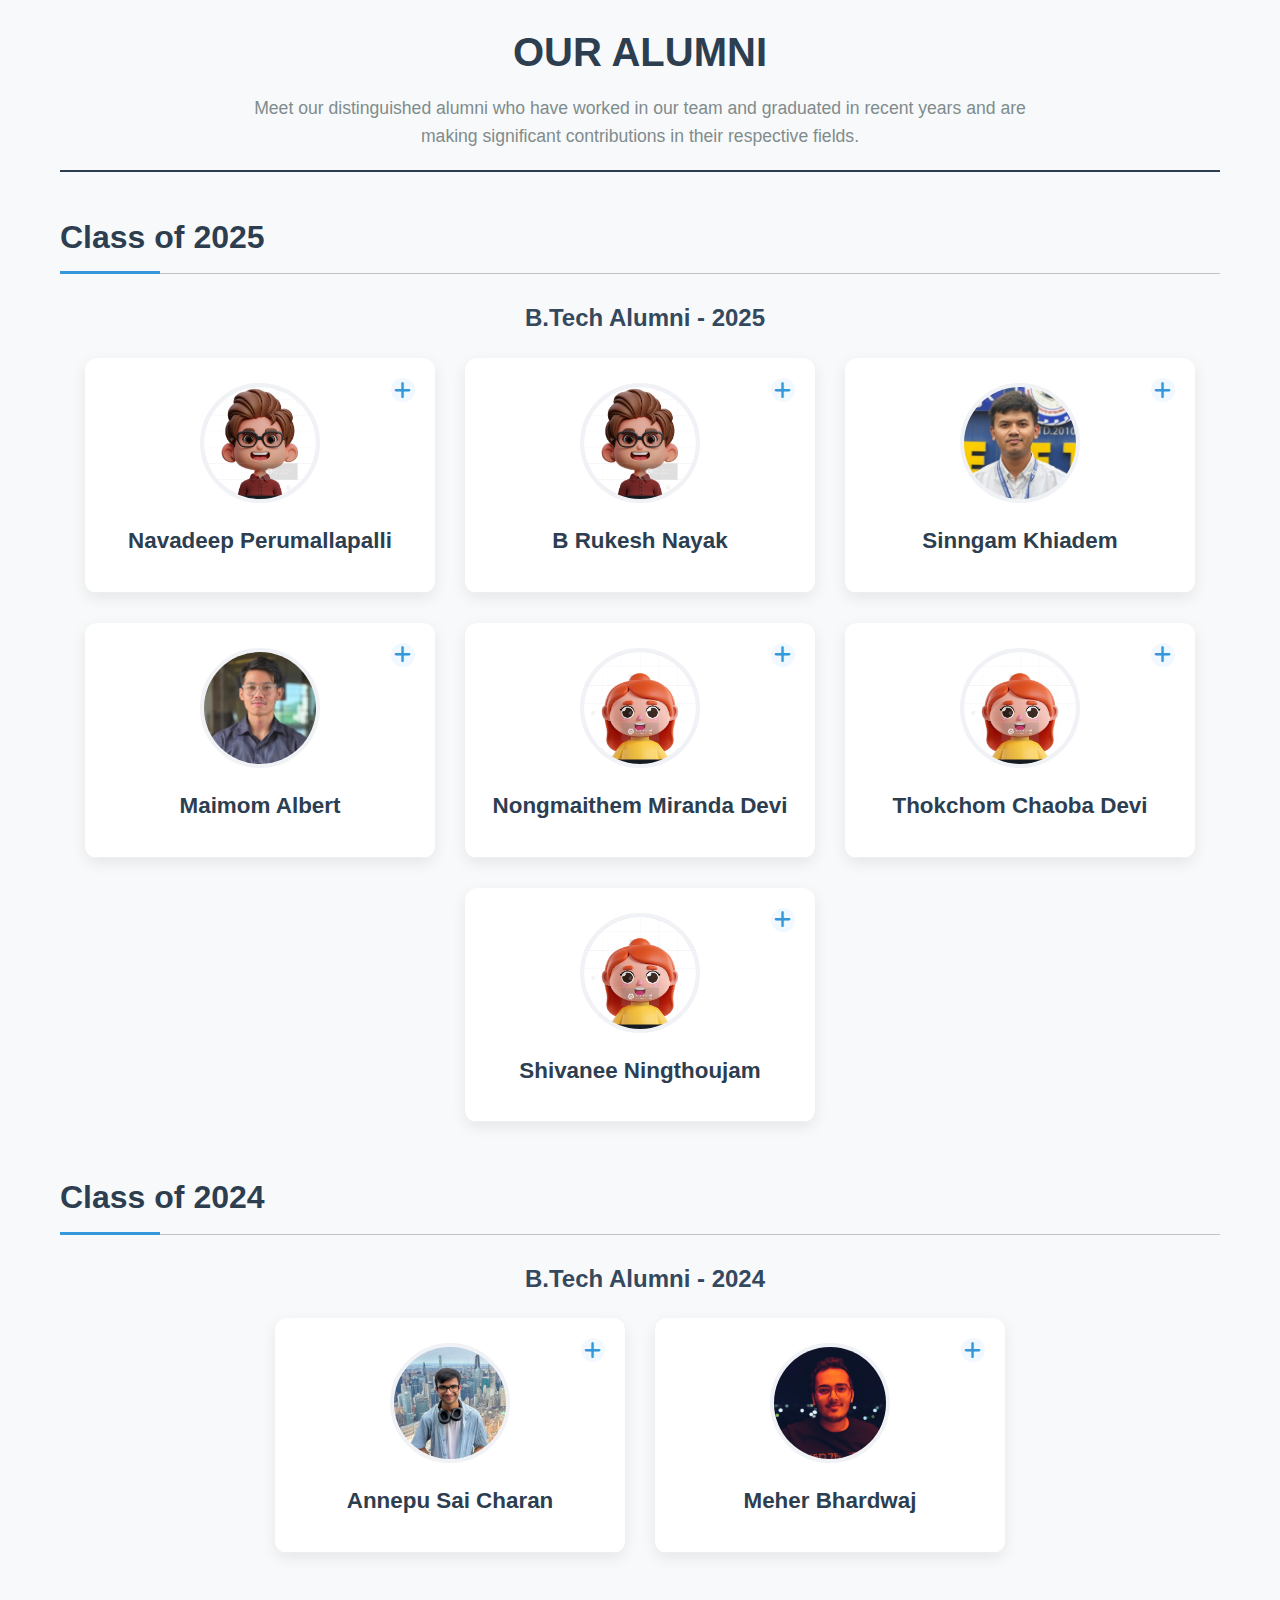
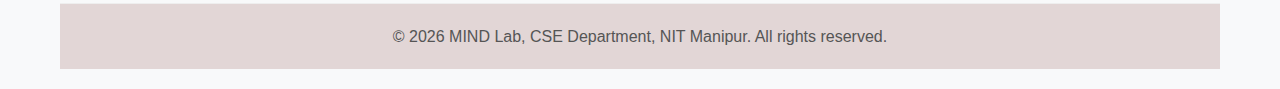
<file: alumni.html>
<!DOCTYPE html>
<html lang="en">
<head>
    <meta charset="UTF-8">
    <meta name="viewport" content="width=device-width, initial-scale=1.0">
    <title>Alumni - 2024 & 2025</title>
    <link rel="stylesheet" href="alumni_style.css">
    <link rel="stylesheet" href="https://cdnjs.cloudflare.com/ajax/libs/font-awesome/6.4.0/css/all.min.css">
</head>
<body>
    <div class="container">
        <header class="page-header">
            <a href="index.html"><h1>OUR ALUMNI</h1></a>
            <p>Meet our distinguished alumni who have worked in our team and graduated in recent years and are making significant contributions in their respective fields.</p>
        </header>

        <!-- 2025 Alumni -->
        <section class="year-section">
            <h2 class="year-title">Class of 2025</h2>
            
            <!-- B.Tech Row for 2025 -->
            <div class="btech-row">
                <h3 class="row-title">B.Tech Alumni - 2025</h3>
                <div class="people-container">
                    <!-- B.Tech Alumni 1 -->
                    <div class="btech-card">
                        <input type="checkbox" id="alex2025" class="card-toggle">
                        <label for="alex2025" class="card-label">
                            <div class="person-main">
                                <div class="person-image">
                                    <img src="images/boy.png" alt="Navadeep Perumallapalli">
                                </div>
                                <div class="person-basic-info">
                                    <h4>Navadeep Perumallapalli</h4>
                                </div>
                            </div>
                        </label>
                        
                        <div class="person-details">
                            <div class="details-content">
                                <h4>About Navadeep Perumallapalli (21103053)</h4>
                                <p>Navadeep Perumallapalli graduated in 2025. His final year project was on "Brain Tumor Classification and Detection Using Pre-trained Convolutional Neural Networks."</p>
                                <div class="expertise">
                                    <span class="expertise-tag">Artificial Intelligence</span>
                                </div>
                                <div class="contact-info">
                                    <p><i class="fas fa-calendar"></i> Graduated: 2025</p>
                                    <p><i class="fas fa-briefcase"></i> Current work:</p>
                                </div>
                            </div>
                        </div>
                    </div>
                    
                    <!-- B.Tech Alumni 2 -->
                    <div class="btech-card">
                        <input type="checkbox" id="nancy2025" class="card-toggle">
                        <label for="nancy2025" class="card-label">
                            <div class="person-main">
                                <div class="person-image">
                                    <img class="person_image" src="images/boy.png" alt="B Rukesh Nayak">
                                </div>
                                <div class="person-basic-info">
                                    <h4>B Rukesh Nayak</h4>
                                </div>
                            </div>
                        </label>
                        
                        <div class="person-details">
                            <div class="details-content">
                                <h4>About B Rukesh Nayak (21103059)</h4>
                                <p>B Rukesh Nayak graduated in 2025. His final year project was on "Brain Tumor Classification and Detection Using Pre-trained Convolutional Neural Networks."</p>
                                <div class="expertise">
                                    <span class="expertise-tag">Artificial Intelligence</span>
                                </div>
                                <div class="contact-info">
                                    <p><i class="fas fa-calendar"></i> Graduated: 2025</p>
                                    <p><i class="fas fa-briefcase"></i> Current work:</p>
                                </div>
                            </div>
                        </div>
                    </div>
                    
                    <!-- B.Tech Alumni 3 -->
                    <div class="btech-card">
                        <input type="checkbox" id="rajiv2025" class="card-toggle">
                        <label for="rajiv2025" class="card-label">
                            <div class="person-main">
                                <div class="person-image">
                                    <img class="person_image" src="images/sinngam khaidem.jpeg" alt="Sinngam Khiadem">
                                </div>
                                <div class="person-basic-info">
                                    <h4>Sinngam Khiadem</h4>
                                </div>
                            </div>
                        </label>
                        
                        <div class="person-details">
                            <div class="details-content">
                                <h4>About Sinngam Khiadem (21103020)</h4>
                                <p>Sinngam developed a project on Assessing the Capabilities of Large Vision-Language Models for Multimodal Sarcasm Detection: Analysis and Benchmarking.</p>
                                <div class="expertise">
                                    <span class="expertise-tag">NLP</span>
                                </div>
                                <div class="contact-info">
                                    <p><i class="fas fa-calendar"></i> Graduated: 2025</p>
                                    <p><i class="fas fa-briefcase"></i> Current work: M.Tech. CSE @ IIT Gandhinagar, India</p>
                                </div>
                            </div>
                        </div>
                    </div>

                    <!-- B.Tech Alumni 4 -->
                    <div class="btech-card">
                        <input type="checkbox" id="albert2025" class="card-toggle">
                        <label for="albert2025" class="card-label">
                            <div class="person-main">
                                <div class="person-image">
                                    <img class="person_image" src="images/Maimom Albert.jpeg" alt="Maimom Albert">
                                </div>
                                <div class="person-basic-info">
                                    <h4>Maimom Albert</h4>
                                </div>
                            </div>
                        </label>
                        
                        <div class="person-details">
                            <div class="details-content">
                                <h4>About Maimom Albert (21103001)</h4>
                                <p>Maimom Albert developed a project on Assessing the Capabilities of Large Vision-Language Models for Multimodal Sarcasm Detection: Analysis and Benchmarking.</p>
                                <div class="expertise">
                                    <span class="expertise-tag">NLP</span>
                                </div>
                                <div class="contact-info">
                                    <p><i class="fas fa-calendar"></i> Graduated: 2025</p>
                                    <p><i class="fas fa-briefcase"></i> Current work: PGP in Smart Manufacturing and AI, NAMTECH Gandhinagar, India</p>
                                </div>
                            </div>
                        </div>
                    </div>

                    <!-- B.Tech Alumni 5 -->
                    <div class="btech-card">
                        <input type="checkbox" id="miranda2025" class="card-toggle">
                        <label for="miranda2025" class="card-label">
                            <div class="person-main">
                                <div class="person-image">
                                    <img class="person_image" src="images/girl.png" alt="Nongmaithem Miranda Devi">
                                </div>
                                <div class="person-basic-info">
                                    <h4>Nongmaithem Miranda Devi</h4>
                                </div>
                            </div>
                        </label>
                        
                        <div class="person-details">
                            <div class="details-content">
                                <h4>About Nongmaithem Miranda Devi</h4>
                                <p>Nongmaithem Miranda Devi developed a project on Retinal Eye Disease Detection Using Deep Convolutional Neural Network With Transfer Learning.</p>
                                <div class="expertise">
                                    <span class="expertise-tag">Artificial Intelligence</span>
                                </div>
                                <div class="contact-info">
                                    <p><i class="fas fa-calendar"></i> Graduated: 2025</p>
                                    <p><i class="fas fa-briefcase"></i> Current work: M.Tech. AI @ NIT Silchar, India</p>
                                </div>
                            </div>
                        </div>
                    </div>

                    <!-- B.Tech Alumni 6 -->
                    <div class="btech-card">
                        <input type="checkbox" id="chaoba2025" class="card-toggle">
                        <label for="chaoba2025" class="card-label">
                            <div class="person-main">
                                <div class="person-image">
                                    <img class="person_image" src="images/girl.png" alt="Thokchom Chaoba Devi">
                                </div>
                                <div class="person-basic-info">
                                    <h4>Thokchom Chaoba Devi</h4>
                                </div>
                            </div>
                        </label>
                        
                        <div class="person-details">
                            <div class="details-content">
                                <h4>About Thokchom Chaoba Devi (21103007)</h4>
                                <p>Thokchom Chaoba Devi developed a project on Retinal Eye Disease Detection Using Deep Convolutional Neural Network With Transfer Learning.</p>
                                <div class="expertise">
                                    <span class="expertise-tag">Artificial Intelligence</span>
                                </div>
                                <div class="contact-info">
                                    <p><i class="fas fa-calendar"></i> Graduated: 2025</p>
                                    <p><i class="fas fa-briefcase"></i> Current work: Software Developer</p>
                                </div>
                            </div>
                        </div>
                    </div>

                    <!-- B.Tech Alumni 7 -->
                    <div class="btech-card">
                        <input type="checkbox" id="shivanee2025" class="card-toggle">
                        <label for="shivanee2025" class="card-label">
                            <div class="person-main">
                                <div class="person-image">
                                    <img class="person_image" src="images/girl.png" alt="Shivanee Ningthoujam">
                                </div>
                                <div class="person-basic-info">
                                    <h4>Shivanee Ningthoujam</h4>
                                </div>
                            </div>
                        </label>
                        
                        <div class="person-details">
                            <div class="details-content">
                                <h4>About Shivanee Ningthoujam</h4>
                                <p>Shivanee Ningthoujam developed a project on Retinal Eye Disease Detection Using Deep Convolutional Neural Network With Transfer Learning.</p>
                                <div class="expertise">
                                    <span class="expertise-tag">Artificial Intelligence</span>
                                </div>
                                <div class="contact-info">
                                    <p><i class="fas fa-calendar"></i> Graduated: 2025</p>
                                    <p><i class="fas fa-briefcase"></i> Current work: Software Developer</p>
                                </div>
                            </div>
                        </div>
                    </div>
                </div>
            </div>
        </section>

        <!-- 2024 Alumni -->
        <section class="year-section">
            <h2 class="year-title">Class of 2024</h2>
            
            <!-- B.Tech Row for 2024 -->
            <div class="btech-row">
                <h3 class="row-title">B.Tech Alumni - 2024</h3>
                <div class="people-container">
                    <!-- B.Tech Alumni 1 -->
                    <div class="btech-card">
                        <input type="checkbox" id="sai2024" class="card-toggle">
                        <label for="sai2024" class="card-label">
                            <div class="person-main">
                                <div class="person-image">
                                    <img class="person_image" src="images/sai.jpeg" alt="Sai Charan">
                                </div>
                                <div class="person-basic-info">
                                    <h4>Annepu Sai Charan</h4>
                                </div>
                            </div>
                        </label>
                        
                        <div class="person-details">
                            <div class="details-content">
                                <h4>About Annepu Sai Charan (IIIT Manipur)</h4>
                                <p>Annepu Sai Charan worked on "Leveraging Name Entity Recognition and Text Classification for Talent Mapping", published an International conference paper in 2025.</p>
                                <div class="expertise">
                                    <span class="expertise-tag">Machine Learning</span>
                                </div>
                                <div class="contact-info">
                                    <p><i class="fas fa-calendar"></i> Graduated: 2024</p>
                                    <p><i class="fas fa-briefcase"></i> Current work: M.S. in Computer Science at Syracuse University, New York, USA.</p>
                                </div>
                            </div>
                        </div>
                    </div>
                                        <!-- B.Tech Alumni 2 -->
                    <div class="btech-card">
                        <input type="checkbox" id="meher2024" class="card-toggle">
                        <label for="meher2024" class="card-label">
                            <div class="person-main">
                                <div class="person-image">
                                    <img class="person_image" src="images/meher.jpeg" alt="Meher">
                                </div>
                                <div class="person-basic-info">
                                    <h4>Meher Bhardwaj</h4>
                                </div>
                            </div>
                        </label>
                        
                        <div class="person-details">
                            <div class="details-content">
                                <h4>About Meher Bhardwaj (IIIT Manipur)</h4>
                                <p>Meher Bhardwaj worked on "EzSQL: An SQL intermediate representation for improving SQL-to-text Generation", published an International Journal (SCIE, Q1) paper in 2025.</p>
                                <div class="expertise">
                                    <span class="expertise-tag">Machine Learning</span>
                                </div>
                                <div class="contact-info">
                                    <p><i class="fas fa-calendar"></i> Graduated: 2024</p>
                                    <p><i class="fas fa-briefcase"></i> Current work: Software Developer at Deloitte Pune, India .</p>
                                </div>
                            </div>
                        </div>
                    </div>
                </div>
            </div>
        </section>

        <footer class="page-footer">
            <p>&copy; 2026 MIND Lab, CSE Department, NIT Manipur. All rights reserved.</p>
        </footer>
    </div>
</body>

</html>
</file>
<file: style.css>
:root {
    --primary-dark: #0b4f6c;
    --primary-medium: #087ca7;
    --primary-light: #01baef;
    --secondary-dark: #083344;
    --secondary-light: #e1f5fe;
    --accent: #ff6b6b;
    --light-bg: #f8fafc;
    --text-dark: #222;
    --text-medium: #444;
    --text-light: #666;
    --white: #ffffff;
    --shadow: 0 10px 30px rgba(0, 0, 0, 0.08);
    --shadow-hover: 0 15px 40px rgba(0, 0, 0, 0.15);
    --border-radius: 12px;
    --transition: all 0.3s ease;
}

* {
    margin: 0;
    padding: 0;
    box-sizing: border-box;
}

/* =========================================== */
/* RESPONSIVE IMPROVEMENTS                    */
/* =========================================== */

/* Logo Responsiveness */
.logo-img {
    max-height: 200px;
    width: auto;
    transition: all 0.3s ease;
}

/* Tablet view */
@media (max-width: 1024px) {
    .logo-img {
        max-height: 160px;
    }
    
    .header-container {
        padding: 20px 15px;
    }
}

/* Mobile view */
@media (max-width: 768px) {
    .logo-img {
        max-height: 120px;
    }
    
    .header-container {
        padding: 15px 10px;
        min-height: auto;
    }
    
    .logo-wrapper {
        display: flex;
        justify-content: center;
        width: 100%;
    }
}

/* Small mobile view */
@media (max-width: 480px) {
    .logo-img {
        max-height: 100px;
    }
    
    .header-container {
        padding: 10px;
    }
}

/* Extra small devices */
@media (max-width: 360px) {
    .logo-img {
        max-height: 80px;
    }
}

/* =========================================== */
/* RESPONSIVE NAVIGATION                       */
/* =========================================== */

/* Mobile Navigation */
@media (max-width: 768px) {
    nav {
        position: relative;
        padding: 10px 0;
    }
    
    .nav-container {
        flex-direction: column;
        width: 100%;
        display: none; /* Hidden by default on mobile */
    }
    
    /* Show navigation when parent is hovered or focused */
    nav:hover .nav-container,
    nav:focus-within .nav-container {
        display: flex;
        position: absolute;
        top: 100%;
        left: 0;
        background: var(--secondary-dark);
        z-index: 1000;
        box-shadow: 0 5px 15px rgb(233, 58, 23);
    }
    
    .nav-container a {
        width: 100%;
        padding: 15px 20px;
        text-align: center;
        border-bottom: 1px solid rgba(255,255,255,0.1);
    }
    
    .nav-container a:last-child {
        border-bottom: none;
    }
    
    /* Mobile menu indicator */
    nav::before {
        content: '☰ Menu';
        display: block;
        text-align: center;
        color: white;
        font-weight: 600;
        padding: 10px;
        cursor: pointer;
        background: rgba(34, 31, 31, 0.662);
    }
    
    nav:hover::before {
        content: '✕ Close';
    }
}

/* =========================================== */
/* RESPONSIVE PEOPLE SECTION                   */
/* =========================================== */

@media (max-width: 768px) {
    /* Adjust card grids */
    .btech-row .people-container {
        grid-template-columns: repeat(2, 1fr);
        gap: 20px;
    }
    
    .interns-row .people-container {
        grid-template-columns: repeat(2, 1fr);
        gap: 20px;
    }
    
    /* Make cards more compact */
    .faculty-card,
    .student-card,
    .btech-card,
    .intern-card {
        min-height: 320px;
    }
    
    .person-main {
        padding: 20px 15px;
    }
    
    .person-image {
        width: 100px;
        height: 100px;
    }
    
    .person-basic-info h4 {
        font-size: 1.1rem;
    }
    
    .person-basic-info p {
        font-size: 0.9rem;
    }
    
    /* Modal adjustments for mobile */
    .faculty-card:focus-within .person-details,
    .student-card:focus-within .person-details,
    .btech-card:focus-within .person-details,
    .intern-card:focus-within .person-details {
        width: 95vw;
        max-height: 85vh;
        padding: 20px 15px;
        top: 50%;
        left: 50%;
        transform: translate(-50%, -50%) !important;
    }
    
    .details-content h4 {
        font-size: 1.2rem;
        margin-bottom: 10px;
    }
    
    .details-content p {
        font-size: 0.95rem;
        line-height: 1.5;
    }
    
    .expertise {
        gap: 5px;
        margin: 10px 0;
    }
    
    .expertise-tag {
        font-size: 0.8rem;
        padding: 4px 8px;
    }
    
    .contact-info p {
        font-size: 0.85rem;
        margin-bottom: 5px;
    }
}

@media (max-width: 480px) {
    /* Single column for all cards on very small screens */
    .btech-row .people-container,
    .interns-row .people-container {
        grid-template-columns: 1fr;
        gap: 15px;
    }
    
    /* Side-by-side layout for PhD & M.Tech on mobile */
    .phd-mtech-row {
        grid-template-columns: 1fr;
        gap: 20px;
    }
    
    /* Smaller cards */
    .person-image {
        width: 80px;
        height: 80px;
    }
    
    .person-basic-info h4 {
        font-size: 1rem;
    }
    
    /* Modal full screen on very small devices */
    .faculty-card:focus-within .person-details,
    .student-card:focus-within .person-details,
    .btech-card:focus-within .person-details,
    .intern-card:focus-within .person-details {
        width: 100vw;
        height: 100vh;
        max-height: 100vh;
        border-radius: 0;
        top: 0;
        left: 0;
        transform: none !important;
    }
}

.endless-marquee {
    background: linear-gradient(90deg, #1a237e, #283593);
    color: white;
    padding: 15px 0;
    overflow: hidden;
    position: relative;
}

.marquee-track {
    display: flex;
    width: max-content;
    animation: scroll 20s linear infinite;
}

.marquee-content {
    display: flex;
    align-items: center;
    gap: 60px;
    padding: 0 30px;
}

.marquee-content span,
.marquee-content a {
    font-weight: 500;
    font-size: 1.1rem;
    white-space: nowrap;
}

.apply-link {
    background: #ff6b6b;
    color: white;
    padding: 8px 20px;
    border-radius: 20px;
    text-decoration: none;
    font-weight: bold;
}

/* The Magic: Continuous scroll that never stops */
@keyframes scroll {
    0% {
        transform: translateX(0);
    }
    100% {
        transform: translateX(-50%); /* Moves exactly one marquee-content width */
    }
}

/* Pause on hover for better UX */
.endless-marquee:hover .marquee-track {
    animation-play-state: paused;
}

/* =========================================== */
/* RESPONSIVE PUBLICATIONS SECTION             */
/* =========================================== */

/* =========================================== */
/* AUTOMATIC NUMBERED PUBLICATIONS           */
/* =========================================== */

/* Reset counter for each publication category */
.publication-category {
    counter-reset: journal-counter conference-counter;
}

/* Journal items */
.publication-item.journal .pub-number::before {
    counter-increment: journal-counter;
    content: counter(journal-counter);
}

/* ALL conference items (including those with Best Paper or ACL inside) */
.publication-item.conference .pub-number::before {
    counter-increment: conference-counter;
    content: counter(conference-counter);
}

/* Publication items styling */
.publication-item {
    position: relative;
    margin-bottom: 25px;
    padding: 20px 20px 20px 60px; /* Add left padding for number */
    background: white;
    border-radius: 10px;
    box-shadow: 0 3px 10px rgba(0, 0, 0, 0.05);
    transition: transform 0.3s ease, box-shadow 0.3s ease;
}

.publication-item:hover {
    transform: translateY(-3px);
    box-shadow: 0 5px 15px rgba(0, 0, 0, 0.1);
}

.journal {
    border-left: 4px solid #3498db;
}

.conference {
    border-left: 4px solid #e74c3c;
}

.pub-number {
    position: absolute;
    left: 15px;
    top: 20px;
    width: 30px;
    height: 30px;
    background: #2d3748;
    color: white;
    border-radius: 50%;
    display: flex;
    align-items: center;
    justify-content: center;
    font-weight: bold;
    font-size: 0.9rem;
}

/* Hide the existing number text in HTML and show CSS-generated number */
.pub-number {
    /* Hide the HTML text */
    color: transparent;
    overflow: hidden;
}

.pub-number::before {
    /* Show CSS-generated number */
    color: white;
    position: absolute;
    top: 50%;
    left: 50%;
    transform: translate(-50%, -50%);
}

.pub-content {
    padding-left: 0;
}

.pub-title {
    color: #4a5568;
    font-size: 1rem;
    line-height: 1.6;
    margin-bottom: 10px;
}

.pub-title strong {
    color: #2d3748;
}

.pub-title em {
    color: #2d3748;
    font-style: italic;
}

.pub-venue {
    color: #3498db;
    font-weight: 500;
}

.pub-metrics {
    display: flex;
    flex-wrap: wrap;
    gap: 10px;
    margin-top: 10px;
}

.impact-factor, .quartile, .award, .conference-type, .paper-type {
    padding: 4px 12px;
    border-radius: 20px;
    font-size: 0.85rem;
    font-weight: 500;
}

.impact-factor {
    background: #4299e1;
    color: white;
}

.quartile {
    color: white;
}

.q1 {
    background: #e74c3c;
}

.q2 {
    background: #f39c12;
}

.award {
    background: #f39c12;
    color: white;
}

.conference-type {
    background: #8e44ad;
    color: white;
}

.paper-type {
    background: #3498db;
    color: white;
}

/* Publication Statistics */
.publication-stats {
    display: grid;
    grid-template-columns: repeat(auto-fit, minmax(200px, 1fr));
    gap: 30px;
    margin-top: 60px;
    text-align: center;
}

.stat-item {
    padding: 25px;
    background: white;
    border-radius: 10px;
    box-shadow: 0 3px 10px rgba(0, 0, 0, 0.05);
}

.stat-number {
    font-size: 2.5rem;
    font-weight: bold;
    color: #3498db;
    margin-bottom: 10px;
}

.stat-label {
    color: #4a5568;
    font-size: 1.1rem;
}

/* =========================================== */
/* RESPONSIVE DESIGN - UPDATED                */
/* =========================================== */

@media (max-width: 768px) {
    #publications .container {
        padding: 0 15px;
    }
    
    .publication-item {
        padding: 15px 15px 15px 50px; /* Adjusted left padding */
        margin-bottom: 15px;
    }
    
    .pub-number {
        position: absolute; /* Keep absolute positioning */
        left: 10px;
        top: 15px;
        width: 25px;
        height: 25px;
        font-size: 0.8rem;
        display: flex; /* Keep as flex */
    }
    
    .pub-content {
        padding-left: 0;
    }
    
    .pub-title {
        font-size: 0.95rem;
        line-height: 1.5;
    }
    
    .pub-metrics {
        flex-direction: column;
        align-items: flex-start;
        gap: 5px;
    }
    
    .publication-stats {
        grid-template-columns: repeat(2, 1fr);
        gap: 15px;
    }
    
    .stat-item {
        padding: 15px;
    }
    
    .stat-number {
        font-size: 2rem;
    }
}

@media (max-width: 480px) {
    .publication-stats {
        grid-template-columns: 1fr;
    }
    
    .pub-title {
        font-size: 0.9rem;
    }
    
    .publication-item {
        padding: 15px 15px 15px 45px; /* Smaller left padding for mobile */
    }
    
    .pub-number {
        width: 22px;
        height: 22px;
        left: 8px;
        top: 12px;
        font-size: 0.7rem;
    }
}

/* =========================================== */
/* COMPATIBILITY FIXES                        */
/* =========================================== */

/* Make sure existing HTML numbers don't show up */
.pub-number span,
.pub-number div {
    display: none;
}

/* Ensure CSS counters work correctly */
.publication-list {
    display: block;
}

/* Fix for Firefox */
@-moz-document url-prefix() {
    .pub-number::before {
        line-height: 30px;
    }
    
    @media (max-width: 768px) {
        .pub-number::before {
            line-height: 25px;
        }
    }
}

/* Safari specific fix */
@media not all and (min-resolution:.001dpcm) { 
    @supports (-webkit-appearance:none) {
        .pub-number {
            color: rgba(255, 255, 255, 0);
        }
        .pub-number::before {
            color: white;
        }
    }
}

/* =========================================== */
/* COMPREHENSIVE AUTOMATIC COUNTER SYSTEM     */
/* =========================================== */

/* Reset all counters */
#publications {
    counter-reset: journal-papers conference-papers best-paper-awards acl-papers;
}

/* Default conference */
.publication-item.conference {
    counter-increment: conference-papers;
}

/* Best Paper */
.publication-item.conference.award-winning {
    counter-increment: conference-papers best-paper-awards;
}

/* ACL Paper */
.publication-item.conference.acl-paper {
    counter-increment: conference-papers acl-papers;
}

/* BOTH (Best + ACL) */
.publication-item.conference.award-winning.acl-paper {
    counter-increment: conference-papers best-paper-awards acl-papers;
}

/* Journal */
.publication-item.journal {
    counter-increment: journal-papers;
}

/* Display */
.stat-item:nth-child(1) .stat-number::before {
    content: counter(journal-papers);
}
.stat-item:nth-child(2) .stat-number::before {
    content: counter(conference-papers);
}
.stat-item:nth-child(3) .stat-number::before {
    content: counter(best-paper-awards);
}
.stat-item:nth-child(4) .stat-number::before {
    content: counter(acl-papers);
}


/* Announcements Container */
.announcements-container {
    display: grid;
    grid-template-columns: 1fr 1fr;
    gap: 25px;
    margin: 30px auto;
    max-width: 1400px;
    padding: 0 20px;
}

.left-section,
.right-section {
    width: 100%;
}

/* Common Styles for Both Announcements */
details {
    background: white;
    border-radius: 10px;
    box-shadow: 0 5px 20px rgba(0, 0, 0, 0.08);
    border: 1px solid #eaeaea;
    margin-bottom: 15px;
    overflow: hidden;
    transition: all 0.3s ease;
}

details[open] {
    box-shadow: 0 10px 30px rgba(0, 0, 0, 0.12);
}

/* Summary Styles */
summary {
    list-style: none;
    padding: 18px 25px;
    cursor: pointer;
    font-weight: 600;
    font-size: 1.1rem;
    display: flex;
    align-items: center;
    gap: 12px;
    transition: all 0.3s ease;
    position: relative;
}

/* Hide default arrow */
summary::-webkit-details-marker {
    display: none;
}

.announcement-summary {
    background: linear-gradient(135deg, #667eea 0%, #764ba2 100%);
    color: white;
}

.job-summary {
    background: linear-gradient(135deg, #4CAF50 0%, #388E3C 100%);
    color: white;
}

.summary-icon {
    font-size: 1.3rem;
}

.summary-text {
    flex-grow: 1;
}

.summary-arrow {
    font-size: 0.9rem;
    transition: transform 0.3s ease;
}

details[open] .summary-arrow {
    transform: rotate(180deg);
}

/* Hover effects */
summary:hover {
    opacity: 0.95;
}

/* Content Styles */
.announcement-content,
.job-content {
    padding: 0;
    animation: slideDown 0.4s ease;
}

@keyframes slideDown {
    from {
        opacity: 0;
        transform: translateY(-10px);
    }
    to {
        opacity: 1;
        transform: translateY(0);
    }
}

.announcement-header,
.job-header {
    padding: 20px 25px 10px;
    background: #f8f9fa;
}

.announcement-header h2,
.job-header h2 {
    margin: 0;
    color: #2c3e50;
    font-size: 1.5rem;
    display: flex;
    align-items: center;
    gap: 10px;
}

.announcement-card,
.job-card {
    padding: 0 25px 25px;
}

/* Section Styles */
.section {
    margin: 20px 0;
}

.section h3 {
    color: #2c3e50;
    margin: 0 0 15px 0;
    font-size: 1.3rem;
}

.section h4 {
    color: #2c3e50;
    margin: 0 0 12px 0;
    font-size: 1.2rem;
}

/* Deadline Box */
.deadline-box {
    background: #f8f9fa;
    padding: 15px;
    border-radius: 8px;
    margin: 10px 0;
}

.deadline-box p {
    margin: 8px 0;
}

.highlight {
    color: #d32f2f;
    font-weight: 600;
    background: rgba(211, 47, 47, 0.1);
    padding: 8px 12px;
    border-radius: 6px;
    display: inline-block;
    margin-top: 10px;
}

/* Divider */
.divider {
    height: 1px;
    background: linear-gradient(90deg, transparent, #e0e0e0, transparent);
    margin: 20px 0;
}

/* Benefits/Requirements Grid */
.benefits,
.requirements,
.benefits-list {
    display: grid;
    gap: 12px;
    margin: 15px 0;
}

.benefits {
    grid-template-columns: repeat(3, 1fr);
}

.requirements,
.benefits-list {
    grid-template-columns: repeat(2, 1fr);
}

.benefit-item,
.requirement,
.benefit {
    background: #f8f9fa;
    padding: 15px;
    border-radius: 8px;
    display: flex;
    align-items: center;
    gap: 10px;
    transition: all 0.3s ease;
}

.benefit-item:hover,
.requirement:hover,
.benefit:hover {
    transform: translateY(-3px);
    box-shadow: 0 5px 15px rgba(0, 0, 0, 0.1);
}

.benefit-icon,
.req-icon {
    font-size: 1.5rem;
}

/* Description */
.description {
    background: #e3f2fd;
    padding: 15px;
    border-radius: 8px;
    line-height: 1.6;
    margin: 15px 0;
    border-left: 4px solid #2196f3;
}

/* Details List */
.details {
    background: #f8f9fa;
    padding: 20px;
    border-radius: 8px;
}

.details p {
    margin: 10px 0;
    padding-bottom: 10px;
    border-bottom: 1px solid #e0e0e0;
}

.details p:last-child {
    border-bottom: none;
    padding-bottom: 0;
}

/* Tags */
.research-tags,
.focus-areas {
    display: flex;
    flex-wrap: wrap;
    gap: 10px;
    margin: 15px 0;
}

.tag,
.area-tag {
    padding: 8px 16px;
    border-radius: 20px;
    font-size: 0.9rem;
    font-weight: 500;
}

.tag {
    background: linear-gradient(135deg, #667eea 0%, #764ba2 100%);
    color: white;
}

.area-tag {
    background: linear-gradient(135deg, #4CAF50 0%, #388E3C 100%);
    color: white;
}

/* Buttons */
.contact-btn,
.apply-btn,
.details-btn {
    display: inline-flex;
    align-items: center;
    gap: 10px;
    padding: 12px 25px;
    border-radius: 6px;
    text-decoration: none;
    font-weight: 600;
    transition: all 0.3s ease;
    margin-right: 15px;
    margin-top: 10px;
}

.contact-btn {
    background: linear-gradient(135deg, #667eea 0%, #764ba2 100%);
    color: white;
}

.apply-btn {
    background: linear-gradient(135deg, #d32f2f 0%, #b71c1c 100%);
    color: white;
}

.details-btn {
    background: transparent;
    color: #2c3e50;
    border: 2px solid #2c3e50;
}

.contact-btn:hover,
.apply-btn:hover {
    transform: translateY(-2px);
    box-shadow: 0 5px 15px rgba(0, 0, 0, 0.2);
}

.details-btn:hover {
    background: #2c3e50;
    color: white;
}

/* Responsive Design */
@media (max-width: 1024px) {
    .announcements-container {
        grid-template-columns: 1fr;
        gap: 20px;
    }
}

@media (max-width: 768px) {
    .announcements-container {
        padding: 0 15px;
    }
    
    summary {
        padding: 15px 20px;
        font-size: 1rem;
    }
    
    .announcement-header h2,
    .job-header h2 {
        font-size: 1.3rem;
    }
    
    .benefits {
        grid-template-columns: 1fr;
    }
    
    .requirements,
    .benefits-list {
        grid-template-columns: 1fr;
    }
    
    .section h3 {
        font-size: 1.2rem;
    }
    
    .section h4 {
        font-size: 1.1rem;
    }
    
    .announcement-card,
    .job-card {
        padding: 0 20px 20px;
    }
    
    .contact-btn,
    .apply-btn,
    .details-btn {
        display: block;
        margin: 10px 0;
        text-align: center;
    }
}

@media (max-width: 480px) {
    summary {
        flex-direction: column;
        text-align: center;
        gap: 8px;
    }
    
    .summary-icon {
        font-size: 1.5rem;
    }
}

/* =========================================== */
/* RESPONSIVE RESEARCH SECTION                 */
/* =========================================== */

@media (max-width: 768px) {
    .research-list li {
        padding: 15px;
        flex-direction: column;
        gap: 10px;
    }
    
    .research-list li i {
        font-size: 1.5rem;
        align-self: center;
    }
    
    .research-list li h3 {
        font-size: 1.1rem;
        text-align: center;
    }
    
    .research-list li p {
        text-align: center;
        font-size: 0.95rem;
    }
}

/* =========================================== */
/* RESPONSIVE ABOUT SECTION                    */
/* =========================================== */

@media (max-width: 768px) {
    #about p {
        padding: 20px;
        font-size: 1rem;
        line-height: 1.6;
    }
    
    #about p:first-of-type {
        font-size: 1.1rem;
    }
    
    /* Remove two-column layout on mobile */
    #about p {
        column-count: 1;
    ;
    }
    
    /* Adjust paragraph spacing */
    #about p br {
        margin: 10px 0;
    }
}

/* =========================================== */
/* RESPONSIVE CONTACT SECTION                  */
/* =========================================== */

@media (max-width: 768px) {
    #contact {
        padding: 50px 15px;
    }
    
    #contact h2 {
        font-size: 2rem;
        margin-bottom: 30px;
    }
    
    #contact > div {
        padding: 0 10px;
    }
    
    #contact > div > div {
        grid-template-columns: 1fr;
        gap: 20px;
    }
    
    #contact > div > div > div {
        padding: 20px;
    }
    
    .location-link {
        padding: 8px 15px;
        font-size: 0.9rem;
    }
}


/* RESPONSIVE FOOTER                          */

@media (max-width: 768px) {
    footer {
        padding: 30px 15px;
    }
    
    .footer-content {
        gap: 15px;
        text-align: center;
    }
    
    .footer-content p {
        font-size: 0.9rem;
        line-height: 1.5;
    }
    
    .social-links {
        gap: 15px;
    }
    
    .social-links a {
        width: 35px;
        height: 35px;
        font-size: 0.9rem;
    }
}

/* =========================================== */
/* TOUCH DEVICE OPTIMIZATIONS                 */
/* =========================================== */

/* Larger touch targets for mobile */
@media (max-width: 768px) {
    .person-main,
    .nav-container a {
        min-height: 44px; /* Minimum touch target size */
        display: flex;
        align-items: center;
        justify-content: center;
    }
    
    .close-btn::after {
        min-width: 44px;
        min-height: 44px;
    }
    
    .logo-wrapper {
        min-height: 60px;
        display: flex;
        align-items: center;
    }
}

/* Prevent text selection on interactive elements */
.person-main,
.faculty-card,
.student-card,
.btech-card,
.intern-card,
.nav-container a {
    user-select: none;
    -webkit-user-select: none;
}

/* Smooth scrolling for details */
.details-content {
    scroll-behavior: smooth;
    -webkit-overflow-scrolling: touch;
}

/* =========================================== */
/* FIX FOR IOS SAFARI                         */
/* =========================================== */

@supports (-webkit-touch-callout: none) {
    .faculty-card:focus-within .person-details,
    .student-card:focus-within .person-details,
    .btech-card:focus-within .person-details,
    .intern-card:focus-within .person-details {
        max-height: -webkit-fill-available;
    }
}

/* =========================================== */
/* PRINT STYLES                               */
/* =========================================== */

@media print {
    .person-details,
    .faculty-card:focus-within .person-details,
    .student-card:focus-within .person-details,
    .btech-card:focus-within .person-details,
    .intern-card:focus-within .person-details {
        position: static !important;
        opacity: 1 !important;
        visibility: visible !important;
        transform: none !important;
        page-break-inside: avoid;
    }
    
    .faculty-card:focus-within::before,
    .student-card:focus-within::before,
    .btech-card:focus-within::before,
    .intern-card:focus-within::before {
        display: none;
    }
    
    .close-btn::after {
        display: none;
    }
}

/* =========================================== */
/* ACCESSIBILITY IMPROVEMENTS                 */
/* =========================================== */

/* High contrast mode support */
@media (prefers-contrast: high) {
    .person-details {
        border: 2px solid white;
    }
    
    .expertise-tag {
        border: 2px solid white;
    }
    
    .nav-container a {
        border: 1px solid white;
    }
}

/* Reduced motion */
@media (prefers-reduced-motion: reduce) {
    *,
    *::before,
    *::after {
        animation-duration: 0.01ms !important;
        animation-iteration-count: 1 !important;
        transition-duration: 0.01ms !important;
    }
    
    .faculty-card:focus-within .person-details,
    .student-card:focus-within .person-details,
    .btech-card:focus-within .person-details,
    .intern-card:focus-within .person-details {
        animation: none;
    }
}


.logo-wrapper {
        display: inline-block;
        text-decoration: none;
    }
    
    .logo-img {
        height: 200px;
        width: auto;
        filter: brightness(1);
        transition: filter 0.3s ease, transform 0.3s ease;
    }
    
    .logo-img:hover {
        filter: brightness(1.1);
        transform: scale(1.02);
    }
    
    /* Hide from sighted users, keep for screen readers */
    .visually-hidden {
        position: absolute;
        width: 1px;
        height: 1px;
        padding: 0;
        margin: -1px;
        overflow: hidden;
        clip: rect(0, 0, 0, 0);
        white-space: nowrap;
        border: 0;
    }
    
    /* Adjust header height if needed */
    .header-container {
        padding: 15px 0;
        min-height: 80px;
        display: flex;
        align-items: center;
    }


body {
    font-family: 'Segoe UI', Tahoma, Geneva, Verdana, sans-serif;
    color: var(--text-dark);
    line-height: 1.6;
    background-color: #f9fbfd;
    overflow-x: hidden;
}

/* Header & Navigation */
header {
    background: linear-gradient(135deg, var(--primary-dark), var(--primary-medium));
    color: var(--white);
    padding: 40px 20px 50px;
    text-align: center;
    position: relative;
    overflow: hidden;
}

.header-container {
    position: relative;
    z-index: 2;
    max-width: 1200px;
    margin: 0 auto;
}

.logo-container {
    display: flex;
    justify-content: center;
    align-items: center;
    gap: 20px;
    margin-bottom: 20px;
}

.logo {
    width: 120px;
    height: 120px;
    border-radius: 50%;
    background: linear-gradient(135deg, var(--white), var(--secondary-light));
    display: flex;
    justify-content: center;
    align-items: center;
    border: 5px solid rgba(255, 255, 255, 0.3);
    box-shadow: var(--shadow);
}

.logo i.fa-brain {
    font-size: 3rem;
    color: var(--primary-dark);
}

.logo-text {
    font-size: 2.8rem;
    font-weight: 800;
    text-shadow: 2px 2px 4px rgba(0, 0, 0, 0.2);
    letter-spacing: 1px;
}

.logo-subtext {
    font-size: 1.1rem;
    opacity: 0.9;
    margin-top: 10px;
    letter-spacing: 1.5px;
}



nav {
    background-color: var(--secondary-dark);
    padding: 0;
    box-shadow: 0 5px 15px rgba(0, 0, 0, 0.1);
    position: sticky;
    top: 0;
    z-index: 1000;
}

.nav-container {
    max-width: 1200px;
    margin: 0 auto;
    display: flex;
    justify-content: center;
    flex-wrap: wrap;
}

nav a {
    color: var(--white);
    padding: 18px 24px;
    text-decoration: none;
    font-weight: 600;
    font-size: 1rem;
    letter-spacing: 0.5px;
    transition: var(--transition);
    position: relative;
    display: inline-block;
}

nav a:hover {
    background-color: rgba(255, 255, 255, 0.1);
}

nav a::after {
    content: '';
    position: absolute;
    bottom: 0;
    left: 50%;
    transform: translateX(-50%);
    width: 0;
    height: 3px;
    background-color: var(--primary-light);
    transition: var(--transition);
}

nav a:hover::after {
    width: 80%;
}

/* Main Title Style */
#section-title {
    font-size: clamp(2rem, 5vw, 3.5rem);
    font-weight: 800;
    text-align: center;
    color: #2d3748;
    margin: 0 auto 50px;
    padding: 0 20px;
    position: relative;
    max-width: 800px;
    font-family: Georgia, 'Times New Roman', serif;
}


#section-title:before {
    content: '';
    position: absolute;
    bottom: -15px;
    left: 50%;
    transform: translateX(-50%);
    width: 100px;
    height: 4px;
    background: linear-gradient(90deg, 
        #4299e1 0%, 
        #38a169 50%, 
        #e53e3e 100%);
    border-radius: 2px;
    animation: lineGrow 1s ease-out;
}

@keyframes lineGrow {
    from {
        width: 0;
    }
    to {
        width: 100px;
    }
}

/* Add this for a subtle highlight */
#section-title span {
    position: relative;
    display: inline-block;
}

#section-title span:after {
    content: '';
    position: absolute;
    bottom: 5px;
    left: 0;
    width: 100%;
    height: 10px;
    background: rgba(66, 153, 225, 0.1);
    z-index: -1;
    transform: skewX(-15deg);
}

/* Enhanced About Section - Clean Version */
#about {
    padding: 80px 20px;
    background: 
        linear-gradient(135deg, #f8f9fa 0%, #e9ecef 100%),
        repeating-linear-gradient(
            45deg,
            transparent,
            transparent 10px,
            rgba(66, 153, 225, 0.02) 10px,
            rgba(66, 153, 225, 0.02) 20px
        );
    font-family: 'Georgia', 'Times New Roman', Times, serif;
}

#about .container {
    max-width: 900px;
    margin: 0 auto;
}

#about p {
    counter-increment: paragraph;
    font-size: 1.15rem;
    line-height: 1.8;
    color: #e10f0fdc;
    text-align: justify;
    padding: 40px 40px 40px 60px;
    background: white;
    border-radius: 12px;
    box-shadow: 0 8px 25px rgba(0, 0, 0, 0.06);
    margin-bottom: 30px;
    position: relative;
    border-left: 4px solid #4299e1;
    animation: fadeInUp 0.8s ease-out;
    animation-fill-mode: both;
    transition: all 0.3s ease;
}

/* First paragraph special styling */
#about p:first-of-type {
    font-size: 1.25rem;
    line-height: 1.7;
    color: #131212;
    font-weight: 500;
    background: linear-gradient(135deg, #ffffff 0%, #f8fafc 100%);
    border-left: 4px solid #38a169;
    padding-left: 60px;
    padding-top: 60px;
}

#about p:first-of-type:before {
    content: '"';
    position: absolute;
    top: 20px;
    left: 20px;
    font-size: 3rem;
    color: rgba(12, 8, 6, 0.63);
    font-family: 'Times New Roman', Times, serif;
    font-weight: bold;
}

#about p:first-of-type:after {
    content: '"';
    position: absolute;
    bottom: 20px;
    right: 20px;
    font-size: 3rem;
    color: rgba(15, 15, 14, 0.788);
    font-family: 'Times New Roman', Times, serif;
    font-weight: bold;
}

/* Paragraph numbers */
#about p:before {
    content: counter(paragraph, decimal-leading-zero);
    position: absolute;
    left: 20px;
    top: 30px;
    font-size: 1.2rem;
    font-weight: bold;
    color: rgba(15, 15, 14, 0.3);
    font-family: 'Times New Roman', Times, serif;
}

/* Strong text styling */
#about strong {
    color: #4299e1;
    font-weight: 700;
    background: linear-gradient(90deg, #4299e1, #38a169);
    background-clip: text;
    -webkit-background-clip: text;
    -webkit-text-fill-color: transparent;
    padding: 0 2px;
}

/* Line breaks styling */
#about p br {
    display: block;
    margin: 20px 0;
    content: "";
    height: 1px;
    background: linear-gradient(90deg, 
        transparent 0%, 
        rgba(231, 61, 14, 0.1) 20%, 
        rgba(66, 153, 225, 0.1) 80%, 
        transparent 100%);
}

/* Animation delays for paragraphs */
#about p:nth-child(2) { animation-delay: 0.1s; }
#about p:nth-child(3) { animation-delay: 0.2s; }

/* Hover effect */
#about p:hover {
    transform: translateY(-5px);
    box-shadow: 0 15px 35px rgba(0, 0, 0, 0.08);
}

/* Fade in animation */
@keyframes fadeInUp {
    from {
        opacity: 0;
        transform: translateY(20px);
    }
    to {
        opacity: 1;
        transform: translateY(0);
    }
}

/* Responsive adjustments */
@media (max-width: 768px) {
    #about {
        padding: 50px 15px;
    }
    
    #about p {
        padding: 25px 25px 25px 45px;
        font-size: 1.05rem;
        line-height: 1.7;
        text-align: left;
    }
    
    #about p:first-of-type {
        font-size: 1.15rem;
        padding-top: 40px;
    }
    
    #about p br {
        margin: 15px 0;
    }
    
    #about p:before {
        left: 15px;
        top: 25px;
        font-size: 1rem;
    }
    
    #about p:first-of-type:before,
    #about p:first-of-type:after {
        font-size: 2rem;
    }
}

/* Two-column layout for large screens */
@media (min-width: 992px) {
    #about p {
        column-count: 2;
        column-gap: 40px;
        column-rule: 1px solid rgba(238, 86, 5, 0.1);
    }
    
    #about p:first-of-type {
        column-span: all;
    }
}

         /* Research Section Styles */
    .section {
        padding: 80px 20px;
    }
    
    .light {
        background-color: #f8fafc;
    }
    
    .container {
        max-width: 1200px;
        margin: 0 auto;
    }
    
    #research h2 {
        text-align: center;
        font-size: 2.5rem;
        color: #2d3748;
        margin-bottom: 50px;
        position: relative;
    }
    
    #research h2:after {
        content: '';
        position: absolute;
        bottom: -15px;
        left: 50%;
        transform: translateX(-50%);
        width: 100px;
        height: 4px;
        background: linear-gradient(90deg, #4299e1, #48bb78);
        border-radius: 2px;
    }
    
    .research-list {
        list-style: none;
        max-width: 800px;
        margin: 0 auto;
        padding: 0;
    }
    
    .research-list li {
        background: white;
        margin-bottom: 20px;
        padding: 25px 30px;
        border-radius: 12px;
        box-shadow: 0 5px 15px rgba(0, 0, 0, 0.05);
        display: flex;
        align-items: flex-start;
        gap: 20px;
        transition: transform 0.3s ease, box-shadow 0.3s ease;
        border-left: 4px solid #4299e1;
    }
    
    .research-list li:hover {
        transform: translateY(-5px);
        box-shadow: 0 10px 25px rgba(0, 0, 0, 0.1);
    }
    
    .research-list li i {
        font-size: 1.8rem;
        color: #4299e1;
        margin-top: 5px;
        flex-shrink: 0;
    }
    
    .research-list li h3 {
        color: #2d3748;
        margin-bottom: 8px;
        font-size: 1.3rem;
    }
    
    .research-list li p {
        color: #718096;
        line-height: 1.6;
        margin: 0;
    }
    
    /* Responsive */
    @media (max-width: 768px) {
        .section {
            padding: 60px 20px;
        }
        
        #research h2 {
            font-size: 2rem;
        }
        
        .research-list li {
            padding: 20px;
            flex-direction: column;
            gap: 15px;
        }
        
        .research-list li i {
            font-size: 1.5rem;
        }
    }

/* Main Content Sections */
.section {
    padding: 80px 20px;
    max-width: 1200px;
    margin: 0 auto;
}

.section-title {
    color: var(--primary-dark);
    margin-bottom: 50px;
    text-align: center;
    font-size: 2.5rem;
    position: relative;
    padding-bottom: 15px;
}

.section-title::after {
    content: '';
    position: absolute;
    bottom: 0;
    left: 50%;
    transform: translateX(-50%);
    width: 80px;
    height: 4px;
    background: linear-gradient(to right, var(--primary-light), var(--primary-dark));
    border-radius: 2px;
}

/* Row Layout */
.row {
    margin-bottom: 60px;
}

.row-title {
    color: var(--primary-dark);
    margin-bottom: 25px;
    font-size: 1.8rem;
    padding-left: 10px;
    border-left: 4px solid var(--primary-light);
}



/* PURE CSS CLICK-TO-OPEN (NO HTML CHANGES)   */


/* First, disable the hover effect completely */
.faculty-card:hover .person-details,
.student-card:hover .person-details,
.btech-card:hover .person-details,
.intern-card:hover .person-details {
    opacity: 0;
    visibility: hidden;
    transform: translateY(10px);
}

/* Make the entire card clickable and focusable */
.faculty-card,
.student-card,
.btech-card,
.intern-card {
    position: relative;
    cursor: pointer;
    outline: none;
}

/* Remove default outline and add custom focus */
.faculty-card:focus,
.student-card:focus,
.btech-card:focus,
.intern-card:focus {
    outline: none;
    box-shadow: 0 0 0 3px rgba(52, 152, 219, 0.5);
    border-radius: var(--border-radius);
}

/* When card gets focus (via click or tab), show details */
.faculty-card:focus-within .person-details,
.student-card:focus-within .person-details,
.btech-card:focus-within .person-details,
.intern-card:focus-within .person-details {
    opacity: 1 !important;
    visibility: visible !important;
    transform: translateY(0) !important;
    z-index: 1000 !important;
}

/* Position details as overlay when focused */
.faculty-card:focus-within .person-details,
.student-card:focus-within .person-details,
.btech-card:focus-within .person-details,
.intern-card:focus-within .person-details {
    position: fixed;
    top: 50%;
    left: 50%;
    transform: translate(-50%, -50%) !important;
    width: 90%;
    max-width: 600px;
    max-height: 80vh;
    z-index: 1001;
    background: linear-gradient(135deg, var(--primary-dark), var(--primary-medium));
    border-radius: 15px;
    padding: 30px;
    box-shadow: 0 20px 60px rgba(0, 0, 0, 0.4);
    overflow-y: auto;
    animation: modalFadeIn 0.3s ease-out;
}

/* Add overlay background when any card is focused */
.faculty-card:focus-within::before,
.student-card:focus-within::before,
.btech-card:focus-within::before,
.intern-card:focus-within::before {
    content: '';
    position: fixed;
    top: 0;
    left: 0;
    width: 100%;
    height: 100%;
    background: rgba(0, 0, 0, 0.7);
    z-index: 1000;
    pointer-events: none;
}

/* Add a close button using pseudo-element */
.faculty-card:focus-within .person-details::after,
.student-card:focus-within .person-details::after,
.btech-card:focus-within .person-details::after,
.intern-card:focus-within .person-details::after {
    content: '×';
    position: fixed;
    top: 20px;
    right: 20px;
    width: 40px;
    height: 40px;
    background: rgba(255, 255, 255, 0.2);
    color: white;
    border-radius: 50%;
    font-size: 28px;
    line-height: 40px;
    text-align: center;
    cursor: pointer;
    z-index: 1002;
    transition: background-color 0.3s ease;
}

.faculty-card:focus-within .person-details:hover::after,
.student-card:focus-within .person-details:hover::after,
.btech-card:focus-within .person-details:hover::after,
.intern-card:focus-within .person-details:hover::after {
    background: rgba(255, 255, 255, 0.3);
}

/* Click outside to close - tricky without JS, but we can use focus tricks */
/* We'll make a hidden overlay that can be clicked to remove focus */
body::after {
    content: '';
    position: fixed;
    top: 0;
    left: 0;
    width: 100%;
    height: 100%;
    background: transparent;
    z-index: 999;
    pointer-events: none;
}

.faculty-card:focus-within ~ body::after,
.student-card:focus-within ~ body::after,
.btech-card:focus-within ~ body::after,
.intern-card:focus-within ~ body::after {
    pointer-events: auto;
    cursor: pointer;
}

/* Animation for modal appearance */
@keyframes modalFadeIn {
    from {
        opacity: 0;
        transform: translate(-50%, -50%) scale(0.9);
    }
    to {
        opacity: 1;
        transform: translate(-50%, -50%) scale(1);
    }
}

/* Make all interactive elements inside the card focusable */
.person-main {
    cursor: pointer;
    outline: none;
}

.person-main:focus {
    outline: none;
}

/* Style for mobile */
@media (max-width: 768px) {
    .faculty-card:focus-within .person-details,
    .student-card:focus-within .person-details,
    .btech-card:focus-within .person-details,
    .intern-card:focus-within .person-details {
        width: 95%;
        max-height: 85vh;
        padding: 20px;
    }
    
    .faculty-card:focus-within .person-details::after,
    .student-card:focus-within .person-details::after,
    .btech-card:focus-within .person-details::after,
    .intern-card:focus-within .person-details::after {
        top: 10px;
        right: 10px;
        width: 35px;
        height: 35px;
        font-size: 24px;
        line-height: 35px;
    }
}

/* Add click/tap indicator */
.faculty-card::before,
.student-card::before,
.btech-card::before,
.intern-card::before {
    position: absolute;
    bottom: 10px;
    right: 10px;
    font-size: 0.75rem;
    color: var(--primary-light);
    background: rgba(255, 255, 255, 0.9);
    padding: 3px 8px;
    border-radius: 10px;
    opacity: 0;
    transition: opacity 0.3s ease;
    pointer-events: none;
    z-index: 5;
}

.faculty-card:hover::before,
.student-card:hover::before,
.btech-card:hover::before,
.intern-card:hover::before {
    opacity: 1;
}

/* Hide the indicator when focused */
.faculty-card:focus-within::before,
.student-card:focus-within::before,
.btech-card:focus-within::before,
.intern-card:focus-within::before {
    opacity: 0;
}

/* Prevent scrolling when modal is open */
.faculty-card:focus-within,
.student-card:focus-within,
.btech-card:focus-within,
.intern-card:focus-within {
    position: relative;
}

/* Add this to prevent body scrolling (partial solution) */
.faculty-card:focus-within ~ *,
.student-card:focus-within ~ *,
.btech-card:focus-within ~ *,
.intern-card:focus-within ~ * {
    filter: blur(1px);
    transition: filter 0.3s ease;
}

/* Restore details content scrolling */
.faculty-card:focus-within .details-content,
.student-card:focus-within .details-content,
.btech-card:focus-within .details-content,
.intern-card:focus-within .details-content {
    max-height: 70vh;
    overflow-y: auto;
    padding-right: 10px;
}

/* Custom scrollbar for details */
.faculty-card:focus-within .details-content::-webkit-scrollbar,
.student-card:focus-within .details-content::-webkit-scrollbar,
.btech-card:focus-within .details-content::-webkit-scrollbar,
.intern-card:focus-within .details-content::-webkit-scrollbar {
    width: 6px;
}

.faculty-card:focus-within .details-content::-webkit-scrollbar-track,
.student-card:focus-within .details-content::-webkit-scrollbar-track,
.btech-card:focus-within .details-content::-webkit-scrollbar-track,
.intern-card:focus-within .details-content::-webkit-scrollbar-track {
    background: rgba(255, 255, 255, 0.1);
    border-radius: 3px;
}

.faculty-card:focus-within .details-content::-webkit-scrollbar-thumb,
.student-card:focus-within .details-content::-webkit-scrollbar-thumb,
.btech-card:focus-within .details-content::-webkit-scrollbar-thumb,
.intern-card:focus-within .details-content::-webkit-scrollbar-thumb {
    background: var(--primary-light);
    border-radius: 3px;
}

/* Fix for touch devices */
@media (hover: none) and (pointer: coarse) {
    .faculty-card::before,
    .student-card::before,
    .btech-card::before,
    .intern-card::before {
        opacity: 0.8;
        font-size: 0.7rem;
    }
    
    .faculty-card:focus-within .person-details,
    .student-card:focus-within .person-details,
    .btech-card:focus-within .person-details,
    .intern-card:focus-within .person-details {
        touch-action: pan-y;
    }
}

/* Add visual feedback on click */
@keyframes clickPulse {
    0% { transform: scale(1); }
    50% { transform: scale(0.98); }
    100% { transform: scale(1); }
}

.faculty-card:active,
.student-card:active,
.btech-card:active,
.intern-card:active {
    animation: clickPulse 0.2s ease;
}


/* People Container Layout */
.people-container {
    display: grid;
    gap: 30px;
}

/* Faculty Row - Single Card (No Scroll) */
.faculty-row .people-container {
    grid-template-columns: 1fr;
    max-width: 800px;
    margin: 0 auto;
}

/* PhD & M.Tech Row - Side by Side (No Scroll) */
.phd-mtech-row {
    display: grid;
    grid-template-columns: repeat(2, 1fr);
    gap: 40px;
}

.phd-mtech-row .student-group .people-container {
    grid-template-columns: 1fr; /* Only 1 card per group */
}

.student-group {
    display: flex;
    flex-direction: column;
}

/* B.Tech Row - Grid Layout (No Scroll) */
.btech-row .people-container {
    grid-template-columns: repeat(3, 1fr);
}

/* Interns Row - Grid Layout (No Scroll) */
.interns-row .people-container {
    grid-template-columns: repeat(4, 1fr);
}

/* Card Styles */
.faculty-card, .student-card, .btech-card, .intern-card {
    background: var(--white);
    border-radius: var(--border-radius);
    box-shadow: var(--shadow);
    overflow: hidden;
    transition: var(--transition);
    border: 1px solid #e1e5e9;
    position: relative;
    height: 100%;
    min-height: 350px; /* Fixed height for consistency */
}

.faculty-card:hover, .student-card:hover, .btech-card:hover, .intern-card:hover {
    transform: translateY(-5px);
    box-shadow: var(--shadow-hover);
}

/* Faculty Card Special Styling */
.faculty-card {
    min-height: 400px; /* Slightly taller for faculty */
    border: 2px solid var(--primary-light);
}

/* Person Main Info */
.person-main {
    padding: 25px;
    display: flex;
    flex-direction: column;
    align-items: center;
    text-align: center;
    height: 100%;
}

.person-image {
    width: 150px;
    height: 150px;
    border-radius: 50%;
    overflow: hidden;
    margin-bottom: 20px;
    border: 4px solid var(--primary-light);
    box-shadow: 0 8px 20px rgba(0, 0, 0, 0.1);
}

.student-card .person-image,
.btech-card .person-image,
.intern-card .person-image {
    width: 130px;
    height: 130px;
}

.person-image img {
    width: 100%;
    height: 100%;
    object-fit: cover;
    transition: var(--transition);
}

.faculty-card:hover .person-image img,
.student-card:hover .person-image img,
.btech-card:hover .person-image img,
.intern-card:hover .person-image img {
    transform: scale(1.05);
}

.person-basic-info h4 {
    color: var(--primary-dark);
    margin-bottom: 8px;
    font-size: 1.3rem;
}

.student-card .person-basic-info h4,
.btech-card .person-basic-info h4,
.intern-card .person-basic-info h4 {
    font-size: 1.2rem;
}

.person-basic-info p {
    color: var(--text-medium);
    margin-bottom: 5px;
    font-size: 0.95rem;
}

.department, .research-institute, .project, .university {
    color: var(--primary-medium) !important;
    font-weight: 600;
    font-size: 1rem !important;
    margin-top: 5px;
    font-family: 'Segoe UI Semibold', Tahoma, Geneva, Verdana, sans-serif;
}

/* Hover Details */
.person-details {
    position: absolute;
    top: 0;
    left: 0;
    width: 100%;
    height: 100%;
    background: linear-gradient(135deg, var(--primary-dark), var(--primary-medium));
    color: var(--white);
    padding: 25px;
    opacity: 0;
    visibility: hidden;
    transition: var(--transition);
    transform: translateY(10px);
    border-radius: var(--border-radius);
    display: flex;
    align-items: center;
    overflow-y: auto; /* Allow scrolling only inside details */
}

/* Remove max-height to prevent scroll in main card */
.faculty-card .person-details,
.student-card .person-details,
.btech-card .person-details,
.intern-card .person-details {
    max-height: 100%;
}

.faculty-card:hover .person-details,
.student-card:hover .person-details,
.btech-card:hover .person-details,
.intern-card:hover .person-details {
    opacity: 1;
    visibility: visible;
    transform: translateY(0);
}

.details-content {
    width: 100%;
    max-height: 100%;
    overflow-y: auto;
    padding-right: 5px; /* Space for scrollbar */
}

/* Custom scrollbar for details */
.details-content::-webkit-scrollbar {
    width: 4px;
}

.details-content::-webkit-scrollbar-track {
    background: rgba(255, 255, 255, 0.1);
    border-radius: 2px;
}

.details-content::-webkit-scrollbar-thumb {
    background: var(--primary-light);
    border-radius: 2px;
}

.details-content h4 {
    color: var(--white);
    margin-bottom: 15px;
    font-size: 1.4rem;
    border-bottom: 2px solid rgba(255, 255, 255, 0.2);
    padding-bottom: 10px;
}

.student-card .details-content h4,
.btech-card .details-content h4,
.intern-card .details-content h4 {
    font-size: 1.3rem;
}

.details-content p {
    margin-bottom: 15px;
    line-height: 1.7;
    color: rgba(255, 255, 255, 0.9);
}

/* Expertise Tags */
.expertise {
    display: flex;
    flex-wrap: wrap;
    gap: 8px;
    margin: 15px 0;
}

.expertise-tag {
    background: rgba(255, 255, 255, 0.15);
    color: var(--white);
    padding: 5px 12px;
    border-radius: 20px;
    font-size: 0.85rem;
    border: 1px solid rgba(255, 255, 255, 0.3);
}


 /* Publications Section Styles */
    #publications {
        background: linear-gradient(135deg, #f5f7fa 0%, #c3cfe2 100%);
    }
    
    .section-subtitle {
        text-align: center;
        color: #4a5568;
        font-size: 1.1rem;
        margin-bottom: 50px;
        font-style: italic;
    }
    
    .publications-list {
        max-width: 900px;
        margin: 0 auto 50px;
    }
    
    .publication-year {
        margin-bottom: 40px;
    }
    
    .publication-year h3 {
        color: #2d3748;
        font-size: 1.8rem;
        margin-bottom: 20px;
        padding-bottom: 10px;
        border-bottom: 2px solid #cbd5e0;
    }
    
    .publications-list ul {
        list-style: none;
        padding: 0;
        margin: 0;
    }
    
    .publications-list li {
        background: white;
        margin-bottom: 15px;
        padding: 20px;
        border-radius: 8px;
        box-shadow: 0 3px 10px rgba(0, 0, 0, 0.08);
        transition: all 0.3s ease;
        border-left: 4px solid #4299e1;
    }
    
    .publications-list li:hover {
        transform: translateX(5px);
        box-shadow: 0 5px 15px rgba(0, 0, 0, 0.1);
    }
    
    .pub-item {
        display: flex;
        flex-wrap: wrap;
        align-items: flex-start;
        gap: 10px;
    }
    
    .pub-authors {
        color: #4a5568;
        font-weight: 500;
        flex-basis: 100%;
        margin-bottom: 5px;
    }
    
    .pub-title {
        color: #2d3748;
        font-weight: 600;
        flex: 1;
        font-style: italic;
    }
    
    .pub-venue {
        color: #718096;
        background: #edf2f7;
        padding: 4px 12px;
        border-radius: 20px;
        font-size: 0.9rem;
        white-space: nowrap;
    }
    
    .pub-link {
        color: #e53e3e;
        text-decoration: none;
        font-size: 1.2rem;
        transition: color 0.3s ease;
    }
    
    .pub-link:hover {
        color: #c53030;
    }
    
    .view-all {
        text-align: center;
        margin-top: 40px;
    }
    
    .button {
        display: inline-flex;
        align-items: center;
        gap: 10px;
        background: #2d3748;
        color: white;
        padding: 12px 30px;
        border-radius: 30px;
        text-decoration: none;
        font-weight: 600;
        transition: all 0.3s ease;
    }
    
    .button:hover {
        background: #4a5568;
        transform: translateY(-2px);
        box-shadow: 0 5px 15px rgba(0, 0, 0, 0.2);
    }
    
    /* Responsive */
    @media (max-width: 768px) {
        .pub-item {
            flex-direction: column;
            gap: 8px;
        }
        
        .pub-venue {
            align-self: flex-start;
        }
        
        .pub-link {
            align-self: flex-end;
        }
    }

/* Contact Info in Details */
.contact-info {
    margin-top: 20px;
    padding-top: 15px;
    border-top: 1px solid rgba(255, 255, 255, 0.2);
}

.contact-info p {
    display: flex;
    align-items: center;
    gap: 10px;
    margin-bottom: 8px;
    font-size: 0.9rem;
}

.contact-info i {
    color: var(--primary-light);
    width: 20px;
}

/* Footer */
footer {
    background-color: var(--secondary-dark);
    color: var(--white);
    text-align: center;
    padding: 30px 20px;
    margin-top: 60px;
}

.footer-content {
    max-width: 1200px;
    margin: 0 auto;
    display: flex;
    flex-direction: column;
    align-items: center;
    gap: 20px;
}

.social-links {
    display: flex;
    gap: 20px;
    margin-bottom: 20px;
}

.social-links a {
    color: var(--white);
    background: rgba(255, 255, 255, 0.1);
    width: 40px;
    height: 40px;
    border-radius: 50%;
    display: flex;
    justify-content: center;
    align-items: center;
    text-decoration: none;
    transition: var(--transition);
}

.social-links a:hover {
    background: var(--primary-light);
    transform: translateY(-3px);
}

/* Responsive Design */
/* Laptop/Tablet */
@media (max-width: 1024px) {
    .section {
        padding: 60px 20px;
    }
    
    .section-title {
        font-size: 2.2rem;
    }
    
    /* Adjust grid layouts for tablet */
    .phd-mtech-row {
        grid-template-columns: 1fr;
        gap: 40px;
    }
    
    .btech-row .people-container {
        grid-template-columns: repeat(2, 1fr);
    }
    
    .interns-row .people-container {
        grid-template-columns: repeat(2, 1fr);
    }
    
    .person-image {
        width: 130px;
        height: 130px;
    }
    
    .student-card .person-image,
    .btech-card .person-image,
    .intern-card .person-image {
        width: 120px;
        height: 120px;
    }
}

/* Tablet */
@media (max-width: 768px) {
    .section-title {
        font-size: 2rem;
    }
    
    .row-title {
        font-size: 1.6rem;
    }
    
/* CSS Only - Responsive Navigation */
nav {
    background: white;
    box-shadow: 0 2px 10px rgba(0, 0, 0, 0.1);
    position: sticky;
    top: 0;
    z-index: 1000;
    padding: 15px 0;
}

.nav-container {
    max-width: 1200px;
    margin: 0 auto;
    padding: 0 20px;
    display: flex;
    flex-wrap: wrap;
    justify-content: center;
    gap: 30px;
}

.nav-container a {
    text-decoration: none;
    color: #4ecdc4;
    font-weight: 600;
    font-size: 1.1rem;
    padding: 8px 0;
    position: relative;
    transition: color 0.3s ease;
}

.nav-container a:hover {
    color: #4299e1;
}

.nav-container a::after {
    content: '';
    position: absolute;
    bottom: 0;
    left: 0;
    width: 0;
    height: 3px;
    background: #4299e1;
    transition: width 0.3s ease;
}

.nav-container a:hover::after {
    width: 100%;
}

/* Responsive Design */
@media (max-width: 768px) {
    .nav-container {
        flex-direction: column;
        gap: 0;
        padding: 0;
        display: none; /* Hidden by default on mobile */
    }
    
    nav:focus-within .nav-container,
    nav:hover .nav-container {
        display: flex;
    }
    
    .nav-container a {
        padding: 15px 20px;
        border-bottom: 1px solid #e2e8f0;
        width: 100%;
        text-align: center;
        font-size: 1.2rem;
    }
    
    .nav-container a:hover {
        background: #f7fafc;
    }
    
    .nav-container a:last-child {
        border-bottom: none;
    }
    
    /* Add hamburger menu indicator */
    nav::before {
        content: '☰ Menu';
        display: block;
        text-align: center;
        font-weight: 600;
        color: #f9fafc;
        padding: 15px;
        cursor: pointer;
        font-size: 1.1rem;
    }
    
    nav:hover::before,
    nav:focus::before {
        content: '✕ Close';
    }
}

    .nav-container {
        flex-direction: column;
        align-items: center;
    }
    
    nav a {
        padding: 15px;
        width: 100%;
        text-align: center;
        border-bottom: 1px solid rgba(255, 255, 255, 0.1);
    }
    
    nav a:last-child {
        border-bottom: none;
    }
    
    .logo-container {
        flex-direction: column;
        gap: 15px;
    }
    
    .logo-text {
        font-size: 2.2rem;
    }
    
    /* Single column layout for all rows on tablet */
    .btech-row .people-container,
    .interns-row .people-container {
        grid-template-columns: 1fr;
    }
    
    .person-main {
        padding: 20px;
    }
    
    .person-image {
        width: 120px;
        height: 120px;
    }
    
    .person-basic-info h4 {
        font-size: 1.2rem;
    }
}

/* Mobile Phones */
@media (max-width: 600px) {
    .section {
        padding: 40px 15px;
    }
    
    .section-title {
        font-size: 1.8rem;
        margin-bottom: 30px;
    }
    
    .row {
        margin-bottom: 40px;
    }
    
    .row-title {
        font-size: 1.4rem;
        margin-bottom: 20px;
    }
    
    header {
        padding: 30px 15px 40px;
    }
    
    .logo {
        width: 100px;
        height: 100px;
    }
    
    .logo i.fa-brain {
        font-size: 2.5rem;
    }
    
    .logo-text {
        font-size: 2rem;
    }
    
    /* Single column layout for all rows on mobile */
    .faculty-row .people-container,
    .phd-mtech-row .student-group .people-container,
    .btech-row .people-container,
    .interns-row .people-container {
        grid-template-columns: 1fr;
    }
    
    .phd-mtech-row {
        grid-template-columns: 1fr;
        gap: 30px;
    }
    
    .person-main {
        flex-direction: row;
        text-align: left;
        gap: 20px;
        align-items: center;
    }
    
    .person-image {
        width: 100px;
        height: 100px;
        margin-bottom: 0;
        flex-shrink: 0;
    }
    
    .person-basic-info {
        text-align: left;
    }
    
    .person-details {
        padding: 20px;
    }
    
    .details-content h4 {
        font-size: 1.2rem;
    }
    
    .details-content p {
        font-size: 0.9rem;
    }
    
    .expertise-tag {
        font-size: 0.8rem;
        padding: 4px 10px;
    }
    
    .contact-info p {
        font-size: 0.85rem;
    }
}

/* Small Mobile Phones */
@media (max-width: 400px) {
    .section-title {
        font-size: 1.6rem;
    }
    
    .row-title {
        font-size: 1.3rem;
    }
    
    .person-main {
        flex-direction: column;
        text-align: center;
        gap: 15px;
    }
    
    .person-image {
        width: 90px;
        height: 90px;
    }
    
    .person-basic-info h4 {
        font-size: 1.1rem;
    }
    
    .person-basic-info p {
        font-size: 0.9rem;
    }
    
    .logo-text {
        font-size: 1.8rem;
    }
    
    .logo-subtext {
        font-size: 1rem;
    }
    
    .faculty-card,
    .student-card,
    .btech-card,
    .intern-card {
        min-height: 320px;
    }
}


/* Publications Section Styles */
    #publications {
        background: #f8fafc;
    }
    
    .container {
        max-width: 1200px;
        margin: 0 auto;
        padding: 0 20px;
    }
    
    #publications h2 {
        text-align: center;
        font-size: 2.5rem;
        color: #2d3748;
        margin-bottom: 15px;
    }
    
    .section-subtitle {
        text-align: center;
        color: #718096;
        margin-bottom: 50px;
        font-size: 1.1rem;
    }
    
    .publication-category {
        margin-bottom: 60px;
    }
    
    .publication-category h3 {
        color: #2d3748;
        font-size: 1.8rem;
        margin-bottom: 30px;
        padding-bottom: 10px;
        border-bottom: 2px solid #cbd5e0;
        display: flex;
        align-items: center;
        gap: 10px;
    }
    
    .publication-list {
        counter-reset: pub-counter;
    }
    
    .publication-item {
        position: relative;
        margin-bottom: 25px;
        padding: 20px;
        background: white;
        border-radius: 10px;
        box-shadow: 0 3px 10px rgba(0, 0, 0, 0.05);
        transition: transform 0.3s ease, box-shadow 0.3s ease;
    }
    
    .publication-item:hover {
        transform: translateY(-3px);
        box-shadow: 0 5px 15px rgba(0, 0, 0, 0.1);
    }
    
    .journal {
        border-left: 4px solid #3498db;
    }
    
    .conference {
        border-left: 4px solid #e74c3c;
    }
    
    .pub-number {
        position: absolute;
        left: -15px;
        top: 50%;
        transform: translateY(-50%);
        width: 30px;
        height: 30px;
        background: #2d3748;
        color: white;
        border-radius: 50%;
        display: flex;
        align-items: center;
        justify-content: center;
        font-weight: bold;
        font-size: 0.9rem;
    }
    
    .pub-content {
        padding-left: 20px;
    }
    
    .pub-title {
        color: #4a5568;
        font-size: 1rem;
        line-height: 1.6;
        margin-bottom: 10px;
    }
    
    .pub-title strong {
        color: #2d3748;
    }
    
    .pub-title em {
        color: #2d3748;
        font-style: italic;
    }
    
    .pub-venue {
        color: #3498db;
        font-weight: 500;
    }
    
    .pub-metrics {
        display: flex;
        flex-wrap: wrap;
        gap: 10px;
        margin-top: 10px;
    }
    
    .impact-factor, .quartile, .award, .conference-type, .paper-type {
        padding: 4px 12px;
        border-radius: 20px;
        font-size: 0.85rem;
        font-weight: 500;
    }
    
    .impact-factor {
        background:  #4299e1;
        color: white;
    }
    
    .quartile {
        color: white;
    }
    
    .q1 {
        background: #e74c3c;
    }
    
    .q2 {
        background: #f39c12;
    }
    
    .award {
        background: #f39c12;
        color: white;
    }
    
    .conference-type {
        background: #8e44ad;
        color: white;
    }
    
    .paper-type {
        background: #3498db;
        color: white;
    }
    
    .publication-stats {
        display: grid;
        grid-template-columns: repeat(auto-fit, minmax(200px, 1fr));
        gap: 30px;
        margin-top: 60px;
        text-align: center;
    }
    
    .stat-item {
        padding: 25px;
        background: white;
        border-radius: 10px;
        box-shadow: 0 3px 10px rgba(0, 0, 0, 0.05);
    }
    
    .stat-number {
        font-size: 2.5rem;
        font-weight: bold;
        color: #3498db;
        margin-bottom: 10px;
    }
    
    .stat-label {
        color: #4a5568;
        font-size: 1.1rem;
    }
    
    /* Responsive Design */
    @media (max-width: 768px) {
        .publication-item {
            padding: 15px;
        }
        
        .pub-number {
            position: static;
            display: inline-block;
            margin-bottom: 10px;
            transform: none;
            width: 25px;
            height: 25px;
        }
        
        .pub-content {
            padding-left: 0;
        }
        
        .publication-stats {
            grid-template-columns: repeat(2, 1fr);
        }
    }
    
    @media (max-width: 480px) {
        .publication-stats {
            grid-template-columns: 1fr;
        }
        
        .pub-metrics {
            flex-direction: column;
            align-items: flex-start;
        }
    }

    .location-link {
    display: inline-flex;
    align-items: center;
    gap: 8px;
    background: #3498db;
    color: white;
    padding: 10px 20px;
    border-radius: 25px;
    text-decoration: none;
    font-weight: 500;
    transition: all 0.3s ease;
}


/* Common Contact Card Styles */
/* =========================================== */
/* FIXED CONTACT SECTION - SIDE BY SIDE CARDS */
/* =========================================== */

/* =========================================== */
/* CONTACT SECTION - SIMPLE SIDE-BY-SIDE       */
/* =========================================== */

#contact {
    padding: 80px 20px;
    background: var(--light-bg);
}

#contact .container {
    max-width: 1200px;
    margin: 0 auto;
}

#contact h2 {
    text-align: center;
    font-size: 2.5rem;
    color: var(--primary-dark);
    margin-bottom: 50px;
    position: relative;
}

#contact h2:after {
    content: '';
    position: absolute;
    bottom: -15px;
    left: 50%;
    transform: translateX(-50%);
    width: 100px;
    height: 4px;
    background: linear-gradient(90deg, var(--primary-light), var(--primary-medium));
    border-radius: 2px;
}

/* Contact Cards - Side by Side */
.contact-cards {
    display: flex;
    justify-content: center;
    gap: 30px;
    max-width: 1000px;
    margin: 0 auto;
}

/* Each Contact Card */
.contact-card {
    flex: 1;
    background: white;
    border-radius: 12px;
    padding: 30px;
    text-align: center;
    box-shadow: 0 5px 15px rgba(0, 0, 0, 0.08);
    transition: all 0.3s ease;
    position: relative;
    overflow: hidden;
    min-height: 220px;
    display: flex;
    flex-direction: column;
    align-items: center;
    justify-content: center;
    border: 2px solid transparent;
}

.contact-card:hover {
    transform: translateY(-10px);
    box-shadow: 0 15px 30px rgba(0, 0, 0, 0.15);
    border-color: var(--primary-light);
}

/* Card Icon */
.card-icon {
    font-size: 3rem;
    color: var(--primary-medium);
    margin-bottom: 20px;
}

/* Card Title */
.card-title {
    color: var(--primary-dark);
    font-size: 1.4rem;
    font-weight: 600;
    margin-bottom: 10px;
}

/* Card Description */
.card-desc {
    color: var(--text-medium);
    font-size: 1rem;
    line-height: 1.5;
}

/* Hidden Details - Appear on Hover */
.card-details {
    position: absolute;
    top: 0;
    left: 0;
    width: 100%;
    height: 100%;
    background: linear-gradient(135deg, var(--primary-dark), var(--primary-medium));
    color: white;
    padding: 30px;
    display: flex;
    flex-direction: column;
    justify-content: center;
    align-items: center;
    opacity: 0;
    visibility: hidden;
    transform: translateY(20px);
    transition: all 0.4s ease;
    border-radius: 12px;
    text-align: center;
}

.contact-card:hover .card-details {
    opacity: 1;
    visibility: visible;
    transform: translateY(0);
}

/* Details Icon */
.details-icon {
    font-size: 2.5rem;
    margin-bottom: 20px;
    color: var(--primary-light);
}

/* Details Title */
.details-title {
    color: white;
    font-size: 1.3rem;
    font-weight: 600;
    margin-bottom: 20px;
    text-align: center;
}

/* Details Content */
.details-content {
    color: rgba(255, 255, 255, 0.95);
    font-size: 1.1rem;
    line-height: 1.6;
    text-align: center;
    width: 100%;
}

/* Specific Styles for Each Card */
.location-details {
    font-weight: 500;
}

.phone-details {
    font-size: 1.3rem;
    font-weight: 600;
    background: rgba(255, 255, 255, 0.1);
    padding: 10px 20px;
    border-radius: 8px;
    margin: 10px 0;
    letter-spacing: 1px;
}

.email-details {
    color: var(--primary-light);
    font-weight: 500;
    word-break: break-word;
    padding: 10px;
    background: rgba(255, 255, 255, 0.1);
    border-radius: 8px;
    margin: 10px 0;
    width: 100%;
}

/* Action Button */
.details-action {
    display: inline-flex;
    align-items: center;
    gap: 10px;
    background: rgba(255, 255, 255, 0.15);
    color: white;
    padding: 12px 25px;
    border-radius: 25px;
    text-decoration: none;
    font-weight: 500;
    margin-top: 20px;
    transition: all 0.3s ease;
    border: 1px solid rgba(255, 255, 255, 0.3);
}

.details-action:hover {
    background: rgba(255, 255, 255, 0.25);
    transform: translateY(-2px);
}

/* Responsive Design */
@media (max-width: 768px) {
    #contact {
        padding: 60px 20px;
    }
    
    #contact h2 {
        font-size: 2rem;
        margin-bottom: 40px;
    }
    
    .contact-cards {
        flex-direction: column;
        max-width: 500px;
        gap: 25px;
    }
    
    .contact-card {
        min-height: 200px;
        padding: 25px;
    }
    
    .card-details {
        padding: 25px;
    }
    
    .card-icon {
        font-size: 2.5rem;
    }
    
    .details-icon {
        font-size: 2rem;
    }
    
    .card-title {
        font-size: 1.3rem;
    }
    
    .details-title {
        font-size: 1.2rem;
    }
}

@media (max-width: 480px) {
    .contact-card {
        min-height: 180px;
        padding: 20px;
    }
    
    .card-details {
        padding: 20px;
    }
    
    .card-icon {
        font-size: 2.2rem;
    }
    
    .details-icon {
        font-size: 1.8rem;
    }
    
    .card-title {
        font-size: 1.2rem;
    }
    
    .phone-details {
        font-size: 1.2rem;
    }
    
    .email-details {
        font-size: 1rem;
    }
}

/* Patents Section */
        .patent-card {
            background: white;
            border-radius: 10px;
            padding: 25px;
            margin-bottom: 25px;
            box-shadow: 0 5px 15px rgba(0, 0, 0, 0.08);
            transition: transform 0.3s ease, box-shadow 0.3s ease;
            position: relative;
            border-left: 4px solid #e74c3c;
        }
        
        .patent-card:hover {
            transform: translateY(-5px);
            box-shadow: 0 10px 25px rgba(0, 0, 0, 0.12);
        }
        
        .patent-id {
            color: #e74c3c;
            font-weight: 700;
            margin-bottom: 10px;
            font-size: 1.1rem;
            display: flex;
            align-items: center;
            gap: 8px;
        }
        
        .patent-title {
            font-size: 1.4rem;
            font-weight: 700;
            color: #2c3e50;
            margin-bottom: 15px;
            line-height: 1.3;
        }
        
        .patent-inventors {
            color: #666;
            margin-bottom: 15px;
            font-size: 1rem;
        }
        
        .patent-inventor-highlight {
            font-weight: 600;
            color: #e74c3c;
        }
        
        .patent-abstract {
            color: #555;
            line-height: 1.6;
            margin-bottom: 20px;
        }
        
        .patent-details {
            display: flex;
            flex-wrap: wrap;
            gap: 20px;
            margin-bottom: 20px;
        }
        
        .detail-item {
            display: flex;
            align-items: center;
            gap: 8px;
            color: #666;
            font-size: 0.9rem;
        }
        
        .detail-item i {
            color: #e74c3c;
        }
        
        .patent-status {
            display: inline-block;
            padding: 5px 15px;
            background: #d4edda;
            color: #155724;
            border-radius: 20px;
            font-weight: 600;
            font-size: 0.85rem;
        }
        
        .patent-links {
            display: flex;
            gap: 15px;
            margin-top: 20px;
            padding-top: 20px;
            border-top: 1px solid #eee;
        }
        
        /* Stats Section */
        .stats-section {
            display: grid;
            grid-template-columns: repeat(auto-fit, minmax(200px, 1fr));
            gap: 20px;
            margin: 60px 0;
        }
        
        .stat-card {
            background: white;
            border-radius: 10px;
            padding: 30px;
            text-align: center;
            box-shadow: 0 5px 15px rgba(0, 0, 0, 0.08);
            transition: transform 0.3s ease;
        }
        
        .stat-card:hover {
            transform: translateY(-5px);
        }
        
        .stat-number {
            font-size: 3rem;
            font-weight: 800;
            color: #3498db;
            display: block;
            margin-bottom: 10px;
        }
        
        .stat-label {
            color: #666;
            font-size: 1.1rem;
            font-weight: 600;
        }
        
        /* Responsive Design */
        @media (max-width: 768px) {
            .publications-header h1 {
                font-size: 2.2rem;
            }
            
            .tab-btn {
                padding: 10px 20px;
                font-size: 1rem;
            }
            
            .paper-title, .patent-title {
                font-size: 1.2rem;
            }
            
            .paper-links, .patent-links {
                flex-direction: column;
                gap: 10px;
            }
            
            .stats-section {
                grid-template-columns: 1fr;
            }
        }
        
        /* Animation */
        .paper-card, .patent-card, .stat-card {
            animation: fadeInUp 0.6s ease;
        }
        
        @keyframes fadeInUp {
            from {
                opacity: 0;
                transform: translateY(20px);
            }
            to {
                opacity: 1;
                transform: translateY(0);
            }
        }
        /* section title for patent */
</file>
<file: alumni_style.css>
* {
    margin: 0;
    padding: 0;
    box-sizing: border-box;
}

body {
    font-family: 'Segoe UI', Tahoma, Geneva, Verdana, sans-serif;
    background-color: #f8f9fa;
    color: #333;
    line-height: 1.6;
}

a {
    color: #3498db;
    text-decoration: none;
}
.container {
    max-width: 1200px;
    margin: 0 auto;
    padding: 20px;
}

.page-header {
    text-align: center;
    margin-bottom: 40px;
    padding-bottom: 20px;
    border-bottom: 2px solid #2c3e50;
}

.page-header h1 {
    color: #2c3e50;
    font-size: 2.5rem;
    margin-bottom: 10px;
}

.page-header p {
    color: #7f8c8d;
    font-size: 1.1rem;
    max-width: 800px;
    margin: 0 auto;
}

.year-section {
    margin-bottom: 50px;
}

.year-title {
    font-size: 2rem;
    color: #2c3e50;
    margin-bottom: 25px;
    padding-bottom: 10px;
    border-bottom: 1px solid #bdc3c7;
    position: relative;
}

.year-title:after {
    content: '';
    position: absolute;
    bottom: -1px;
    left: 0;
    width: 100px;
    height: 3px;
    background-color: #3498db;
}

.row {
    display: flex;
    flex-wrap: wrap;
    gap: 30px;
    margin-bottom: 40px;
    justify-content: center;
}

.row-title {
    width: 100%;
    font-size: 1.5rem;
    color: #34495e;
    margin-bottom: 20px;
    padding-left: 10px;
}

.people-container {
    display: flex;
    flex-wrap: wrap;
    gap: 30px;
    width: 100%;
    justify-content: center;
}

/* Card Styles - Hover and Click Solution */
.btech-card {
    background: white;
    border-radius: 12px;
    box-shadow: 0 5px 15px rgba(0, 0, 0, 0.08);
    overflow: hidden;
    width: 100%;
    max-width: 350px;
    transition: all 0.3s ease;
    position: relative;
    cursor: pointer;
}

.btech-card:hover {
    transform: translateY(-5px);
    box-shadow: 0 10px 25px rgba(0, 0, 0, 0.15);
}

/* Hide checkbox input */
.card-toggle {
    display: none;
}

/* Label covering entire card */
.card-label {
    display: block;
    cursor: pointer;
    z-index: 1;
    position: relative;
}

.person-main {
    padding: 25px;
    display: flex;
    flex-direction: column;
    align-items: center;
    text-align: center;
    position: relative;
}

/* Plus/minus indicator */
.person-main::after {
    content: '+';
    font-family: 'Font Awesome 6 Free';
    font-weight: 900;
    position: absolute;
    top: 20px;
    right: 20px;
    color: #3498db;
    font-size: 1.2rem;
    transition: all 0.3s ease;
    width: 24px;
    height: 24px;
    display: flex;
    align-items: center;
    justify-content: center;
    border-radius: 50%;
    background-color: #f1f8ff;
    z-index: 2;
}

/* SINGLE person-image class definition */
.person-image {
    width: 120px;
    height: 120px;
    border-radius: 50%;
    overflow: hidden;
    margin-bottom: 20px;
    border: 4px solid #f1f2f6;
    background-color: #dfe4ea;
    position: relative;
}

.person-image img {
    width: 100%;
    height: 100%;
    object-fit: cover;
    object-position: center;
    display: block;
}

.person-basic-info h4 {
    font-size: 1.4rem;
    color: #2c3e50;
    margin-bottom: 8px;
}

.person-basic-info p {
    color: #7f8c8d;
    margin-bottom: 5px;
}

.project {
    display: inline-block;
    background-color: #e3f2fd;
    color: #1565c0;
    padding: 5px 12px;
    border-radius: 20px;
    font-size: 0.9rem;
    font-weight: 600;
    margin-top: 10px;
}

/* Details section - initially hidden */
.person-details {
    max-height: 0;
    overflow: hidden;
    transition: max-height 0.5s cubic-bezier(0.4, 0, 0.2, 1);
    background-color: #f8f9fa;
    border-top: 1px solid #eee;
}

/* Hover effect for desktop */
@media (hover: hover) and (pointer: fine) {
    .btech-card:hover .person-details {
        max-height: 500px;
    }
    
    .btech-card:hover .person-main::after {
        content: '-';
        transform: rotate(180deg);
        background-color: #ffebee;
        color: #e74c3c;
    }
}

/* Click/tap effect for all devices - THIS IS THE MOST IMPORTANT RULE */
.card-toggle:checked + .card-label + .person-details {
    max-height: 500px;
}

.card-toggle:checked + .card-label .person-main::after {
    content: '-';
    transform: rotate(180deg);
    background-color: #ffebee;
    color: #e74c3c;
}

.details-content {
    padding: 25px;
    position: relative;
}

.details-content h4 {
    color: #2c3e50;
    font-size: 1.3rem;
    margin-bottom: 15px;
}

.details-content > p {
    color: #555;
    margin-bottom: 20px;
    line-height: 1.7;
}

.expertise {
    display: flex;
    flex-wrap: wrap;
    gap: 10px;
    margin-bottom: 25px;
}

.expertise-tag {
    background-color: #e1f5fe;
    color: #0277bd;
    padding: 6px 12px;
    border-radius: 20px;
    font-size: 0.85rem;
    font-weight: 600;
}

.contact-info {
    background-color: #f1f8e9;
    padding: 15px;
    border-radius: 8px;
}

.contact-info p {
    margin-bottom: 10px;
    display: flex;
    align-items: center;
    color: #555;
}

.contact-info i {
    margin-right: 10px;
    color: #3498db;
    width: 20px;
}

/* CLOSE BUTTON STYLES - FOR CLOSING WHEN CLICKED */
.close-btn {
    display: block;
    width: 100%;
    text-align: center;
    padding: 10px;
    background-color: #f1f8ff;
    color: #3498db;
    border: none;
    cursor: pointer;
    font-weight: 600;
    margin-top: 15px;
    border-radius: 4px;
    transition: background-color 0.3s;
    position: relative;
    z-index: 10;
}

.close-btn:hover {
    background-color: #e3f2fd;
}

/* =========================================== */
/* MOBILE-SPECIFIC FIXES FOR CLICK FUNCTIONALITY */
/* =========================================== */

@media (max-width: 768px) {
    /* Remove hover effects on mobile */
    .btech-card:hover .person-details {
        max-height: 0 !important;
    }
    
    .btech-card:hover .person-main::after {
        content: '+' !important;
        transform: none !important;
        background-color: #f1f8ff !important;
        color: #3498db !important;
    }
    
    /* Make cards more touch-friendly */
    .btech-card {
        max-width: 100%;
        margin-bottom: 15px;
    }
    
    /* Larger touch targets */
    .card-label {
        padding: 15px;
        min-height: 180px;
        display: flex;
        flex-direction: column;
        justify-content: center;
    }
    
    /* Ensure click works on mobile with larger max-height */
    .card-toggle:checked + .card-label + .person-details {
        max-height: 800px !important;
    }
    
    /* Improve touch feedback */
    .btech-card:active {
        transform: scale(0.98);
        transition: transform 0.1s ease;
    }
    
    /* Make the plus/minus indicator larger for mobile */
    .person-main::after {
        width: 32px;
        height: 32px;
        font-size: 1.4rem;
        top: 15px;
        right: 15px;
    }
    
    /* Adjust image size for mobile */
    .person-image {
        width: 100px;
        height: 100px;
    }
    
    /* Make text more readable on mobile */
    .person-basic-info h4 {
        font-size: 1.2rem;
    }
    
    .details-content h4 {
        font-size: 1.1rem;
    }
    
    .details-content {
        padding: 20px;
    }
    
    /* Add spacing between cards */
    .people-container {
        gap: 20px;
    }
    
    /* Make close button more prominent on mobile */
    .close-btn {
        padding: 12px;
        font-size: 1rem;
        background-color: #3498db;
        color: white;
        margin-top: 20px;
    }
    
    .close-btn:hover {
        background-color: #2980b9;
    }
}

/* Responsive Design for tablets */
@media (max-width: 992px) {
    .people-container {
        gap: 20px;
    }
    
    .btech-card {
        max-width: 300px;
    }
    
    .person-image {
        width: 110px;
        height: 110px;
    }
}

.row-title {
    text-align: center;
}

/* Instruction note */
.instruction-note {
    background-color: #e8f5e9;
    border-left: 4px solid #4caf50;
    padding: 15px;
    margin-top: 30px;
    border-radius: 0 8px 8px 0;
}

.instruction-note h4 {
    color: #2e7d32;
    margin-bottom: 10px;
    display: flex;
    align-items: center;
    gap: 10px;
}

.instruction-note h4 i {
    color: #4caf50;
}

/* The CSS you provided */
.btech-card,
.intern-card,
.nav-container a {
    user-select: none;
    -webkit-user-select: none;
}

/* Smooth scrolling for details */
.details-content {
    scroll-behavior: smooth;
    -webkit-overflow-scrolling: touch;
}

/* =========================================== */
/* FIX FOR IOS SAFARI                         */
/* =========================================== */

@supports (-webkit-touch-callout: none) {
    /* For hover on iOS */
    .btech-card:hover .person-details {
        max-height: -webkit-fill-available;
    }
    
    /* For checked state on iOS */
    .card-toggle:checked + .card-label + .person-details {
        max-height: -webkit-fill-available;
    }
    
    /* Remove tap highlight */
    .btech-card {
        -webkit-tap-highlight-color: transparent;
    }
}

/* =========================================== */
/* PRINT STYLES                               */
/* =========================================== */

@media print {
    .person-details,
    .card-toggle:checked + .card-label + .person-details,
    .btech-card:hover .person-details {
        position: static !important;
        opacity: 1 !important;
        visibility: visible !important;
        transform: none !important;
        page-break-inside: avoid;
        max-height: none !important;
    }
    
    .person-main::after {
        display: none !important;
    }
    
    .close-btn {
        display: none !important;
    }
}

/* =========================================== */
/* FOOTER STYLES                              */
.page-footer {
    background-color: #e2d6d6;
    padding: 20px;
    text-align: center;
    border-top: 1px solid #eee;
    margin-top: 40px;
}

.page-footer p {
    margin: 0;
    color: #555;
}

/* =========================================== */
/* ANIMATION FOR SMOOTHER TRANSITIONS         */
/* =========================================== */
.person-details {
    transition: max-height 0.5s cubic-bezier(0.4, 0, 0.2, 1);
}

/* =========================================== */
/* CLICKING THE CARD AGAIN TO CLOSE           */
/* =========================================== */
/* The card label itself can close when clicked again */
.btech-card .card-label {
    position: relative;
}

/* This ensures clicking the card again when it's open will close it */
.card-toggle:checked + .card-label {
    cursor: default;
}

/* Visual feedback when closing */
.person-details {
    transition: max-height 0.5s cubic-bezier(0.4, 0, 0.2, 1);
}
</file>
